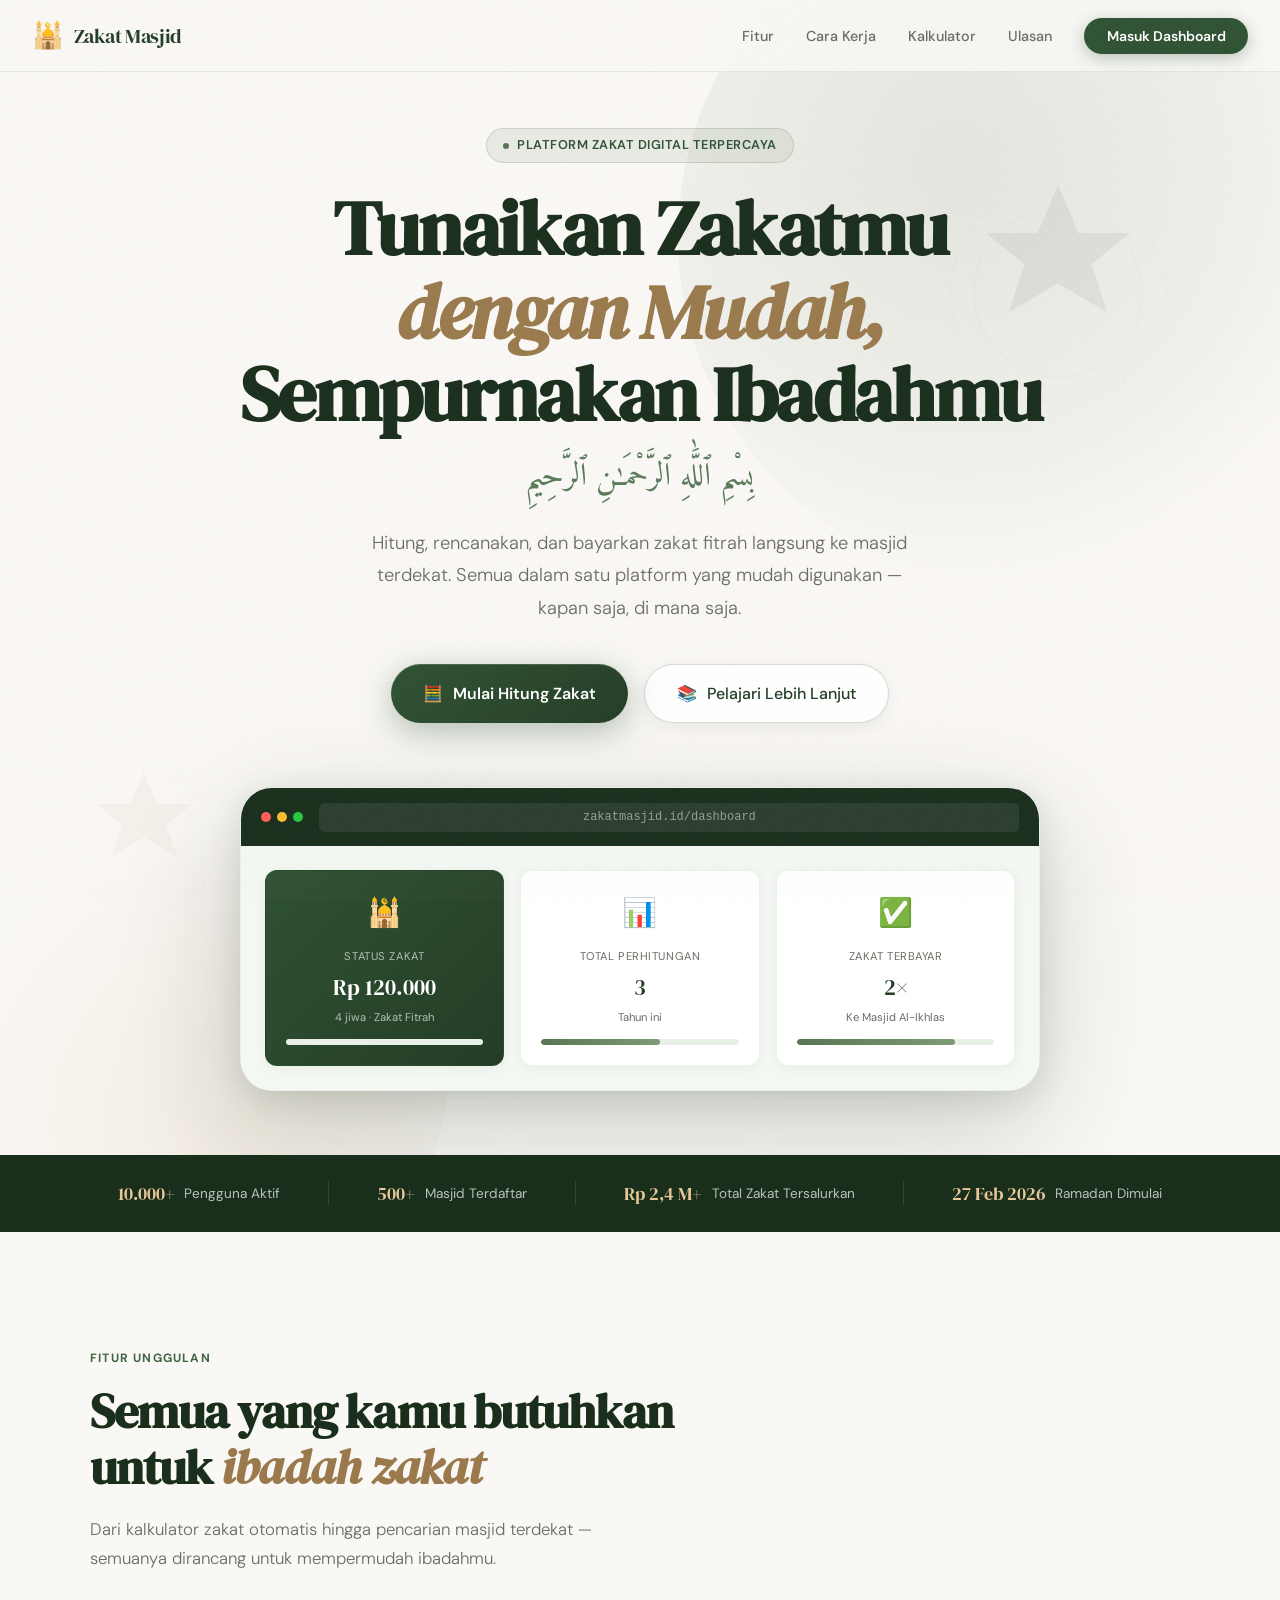
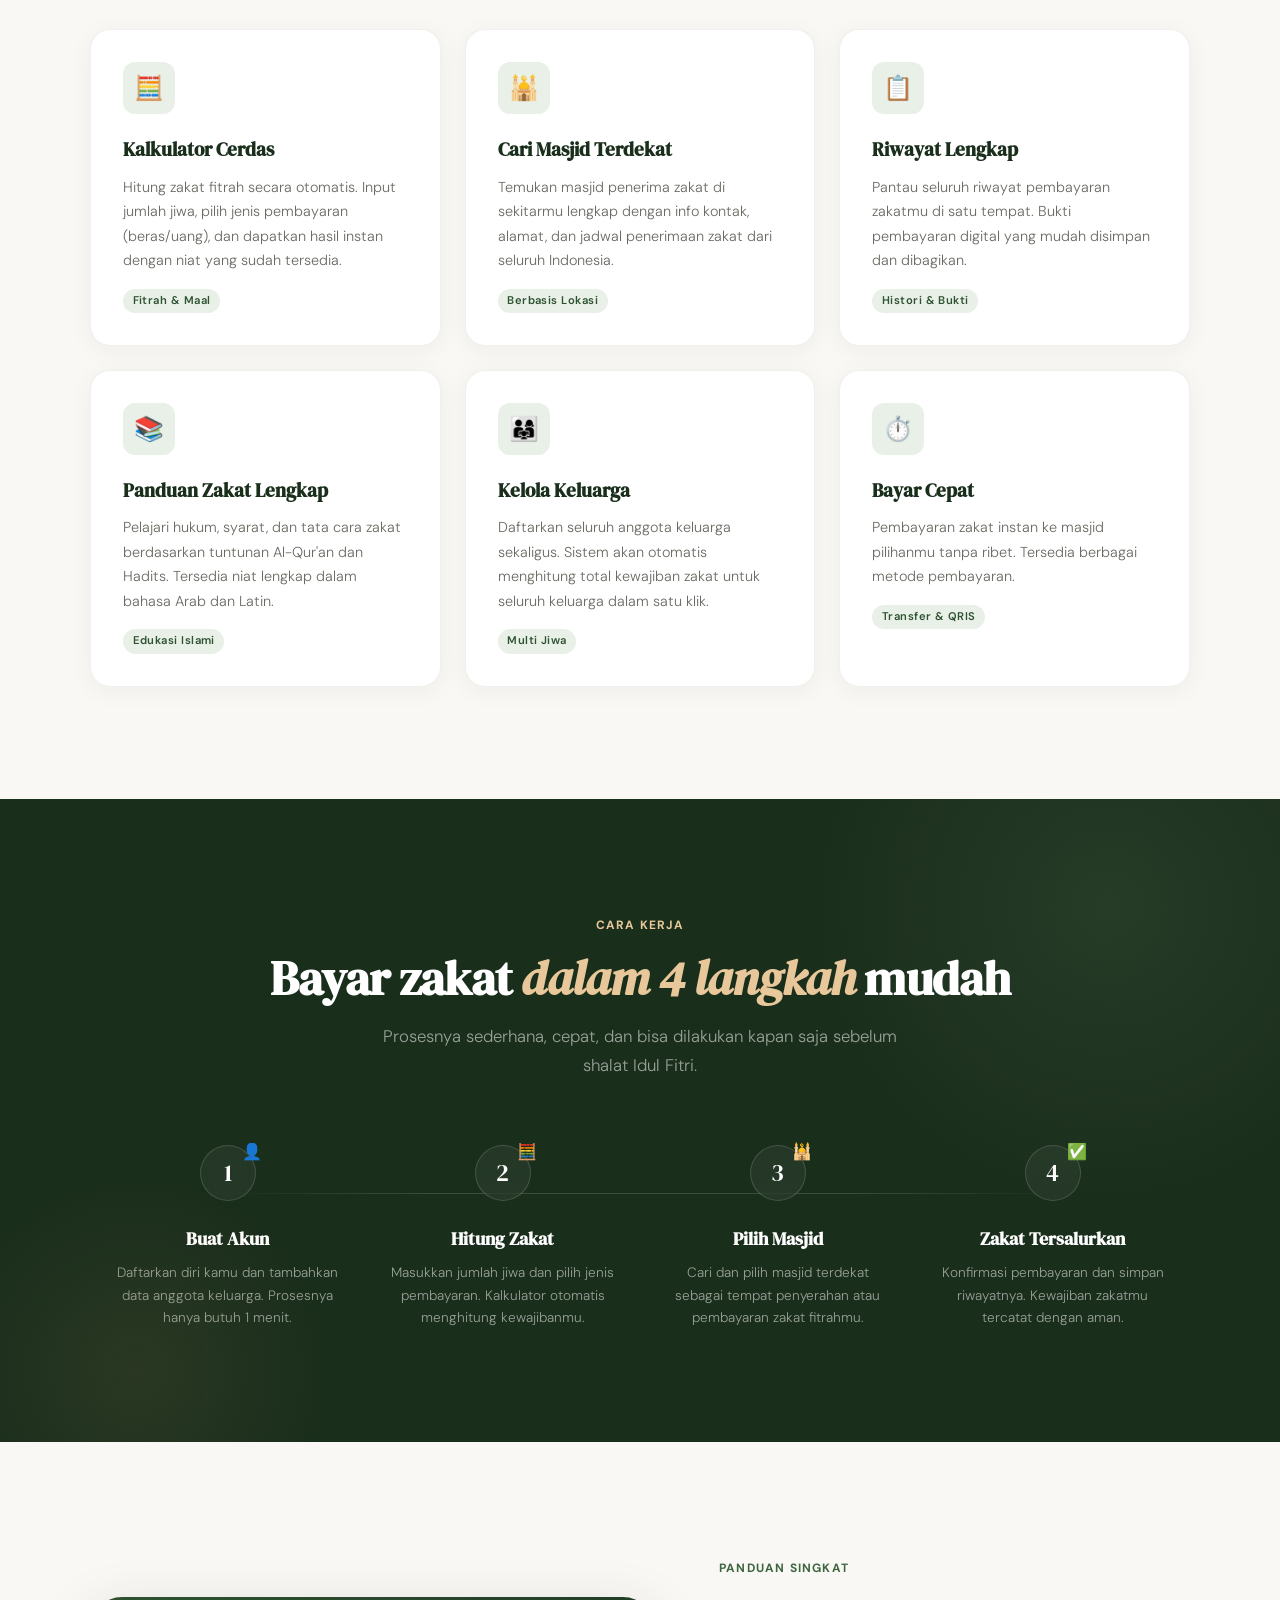
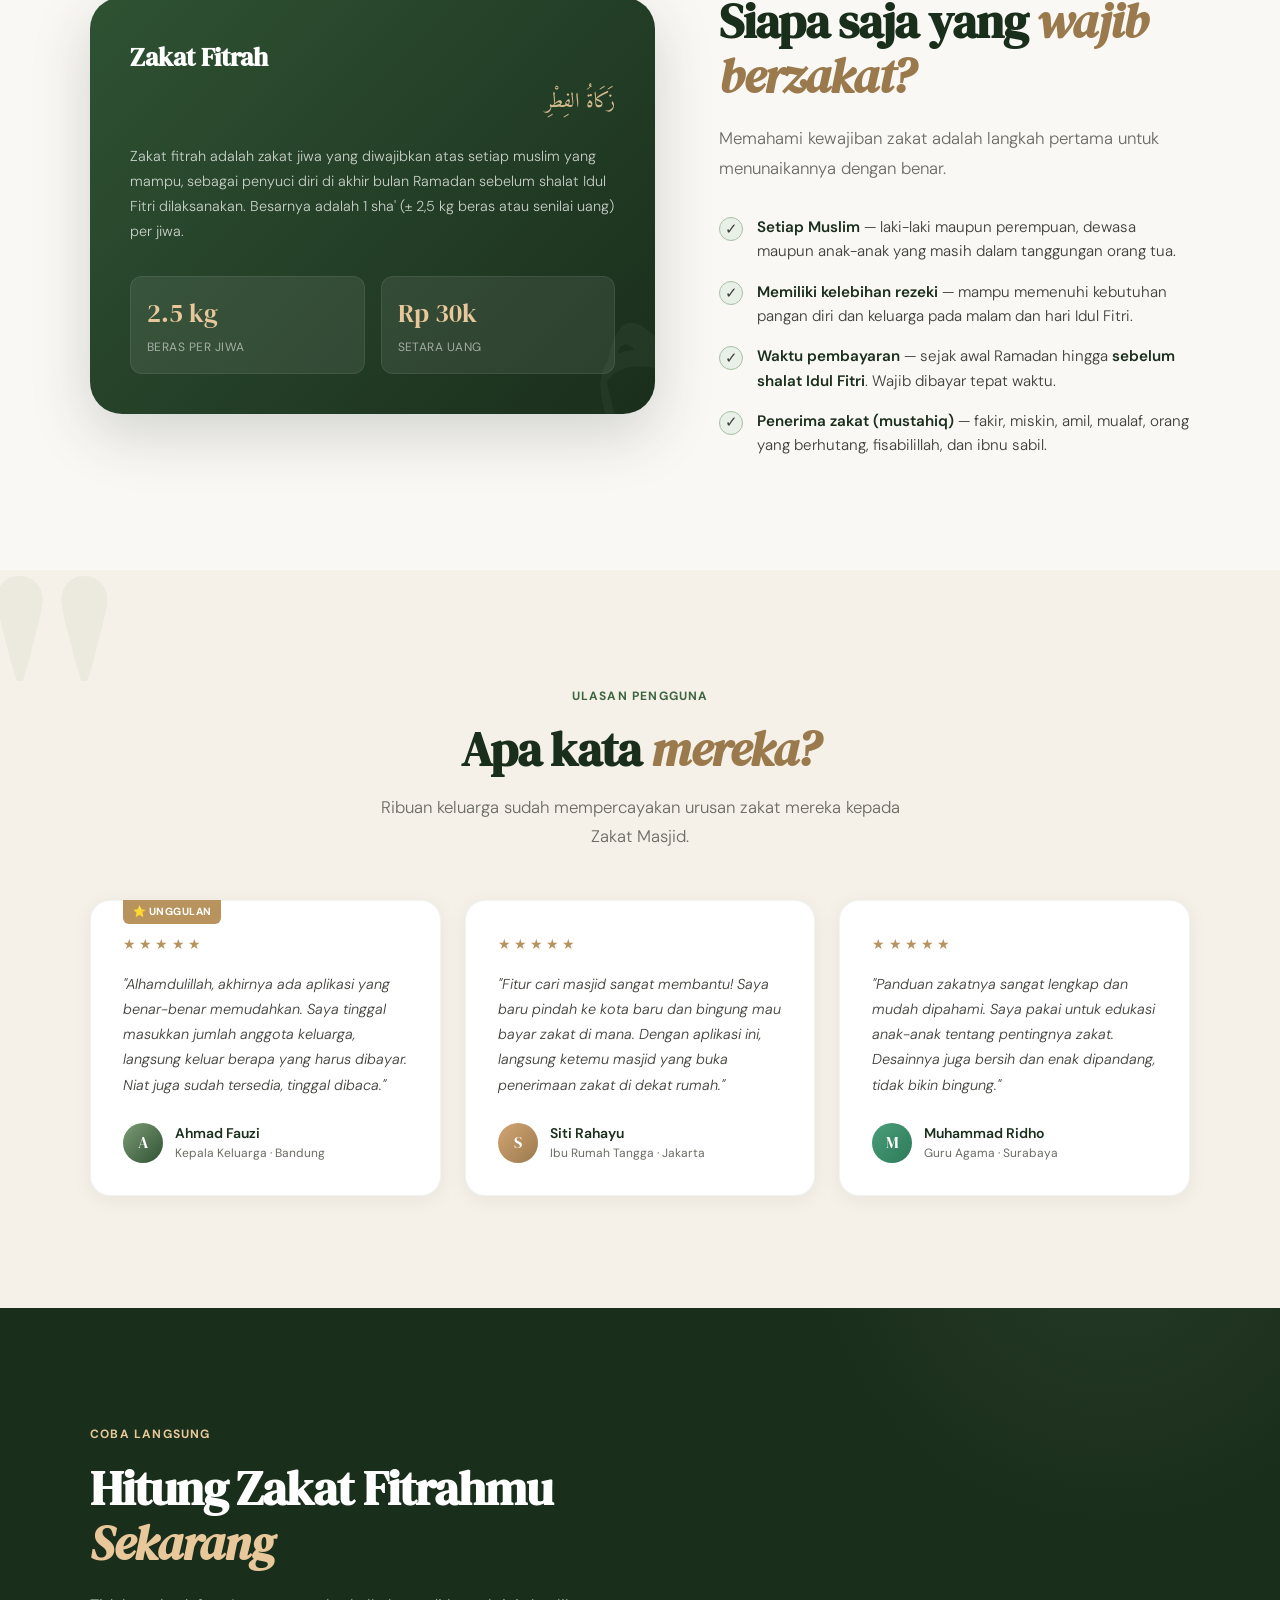
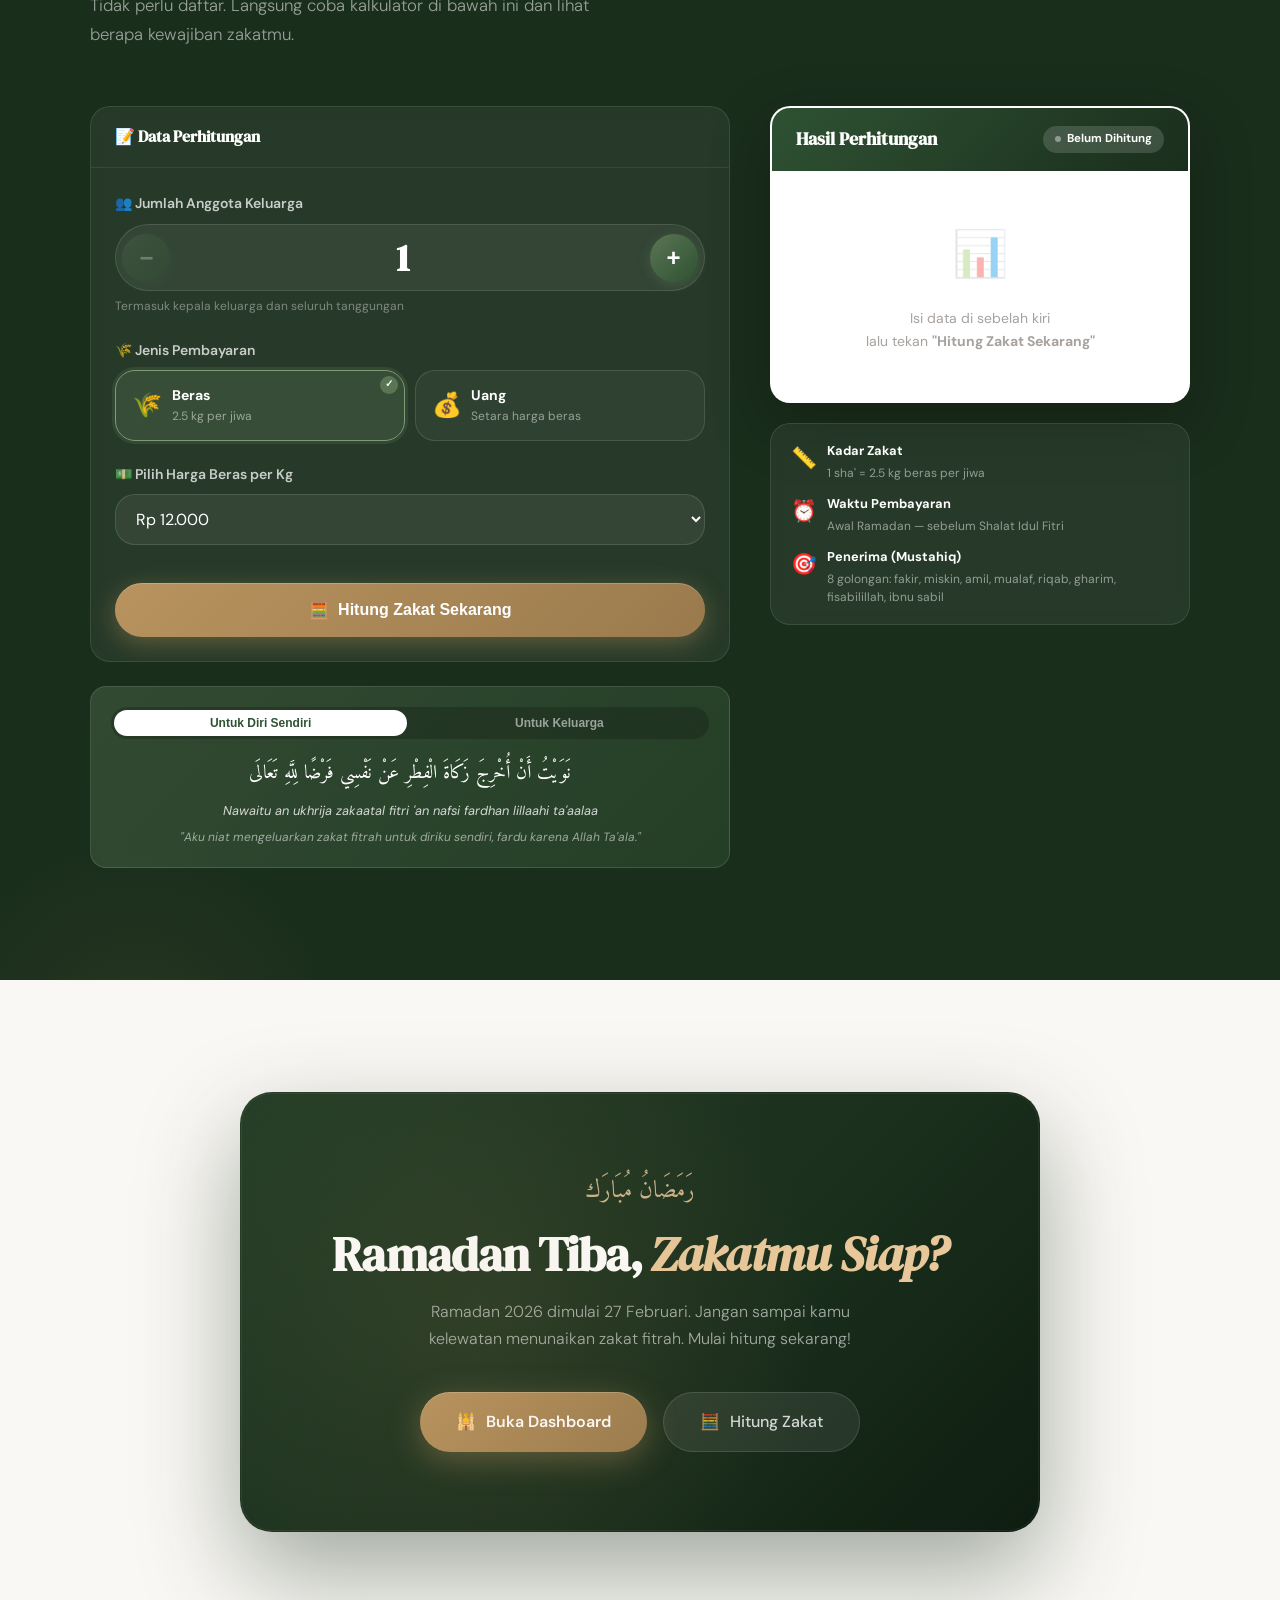
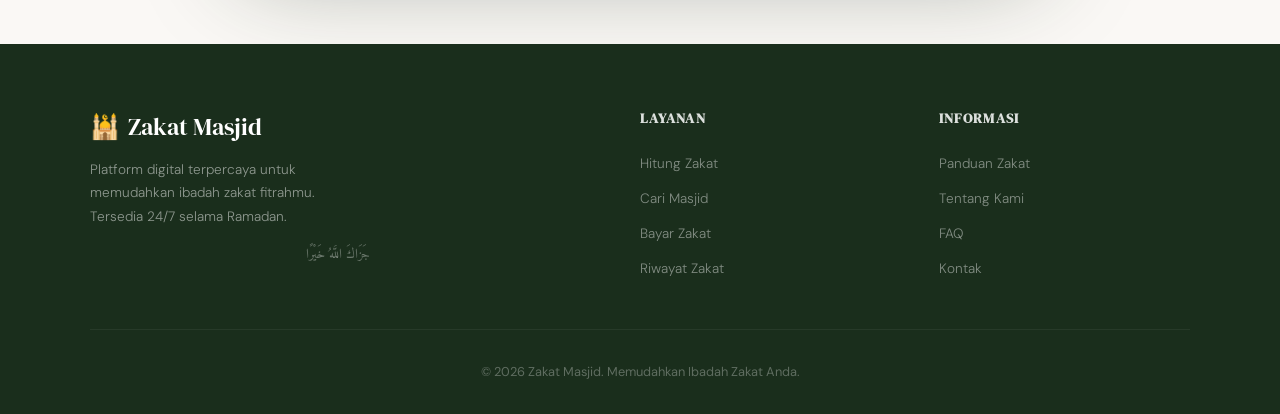
<file: index.html>
<!DOCTYPE html>
<html lang="id">
<head>
  <meta charset="UTF-8" />
  <meta name="viewport" content="width=device-width, initial-scale=1.0" />
  <title>Zakat Masjid — Sempurnakan Ibadahmu</title>
  <link rel="preconnect" href="https://fonts.googleapis.com" />
  <link rel="preconnect" href="https://fonts.gstatic.com" crossorigin />
  <link href="https://fonts.googleapis.com/css2?family=Amiri:ital,wght@0,400;0,700;1,400&family=DM+Serif+Display:ital@0;1&family=DM+Sans:ital,wght@0,300;0,400;0,500;0,600;1,300&display=swap" rel="stylesheet" />
  <style>
    /* =====================
       DESIGN TOKENS
    ===================== */
    :root {
      --green-900: #1a2e1c;
      --green-800: #243d26;
      --green-700: #2f5233;
      --green-600: #3d6640;
      --green-500: #5a7553;
      --green-400: #7d9b76;
      --green-300: #a8bfa3;
      --green-100: #e8f0e7;
      --green-50:  #f4f8f3;

      --gold-700: #7a5c2a;
      --gold-600: #9a7a4d;
      --gold-500: #b8935e;
      --gold-400: #d4a574;
      --gold-300: #e8c89a;
      --gold-100: #fdf4e7;

      --sand-100: #faf8f5;
      --sand-200: #f5f0e8;
      --sand-300: #ede3d2;

      --ink: #1a1a18;
      --ink-soft: #3d3d38;
      --ink-muted: #6b6b64;

      --radius-sm: 6px;
      --radius-md: 12px;
      --radius-lg: 20px;
      --radius-xl: 32px;
      --radius-pill: 999px;

      --shadow-glow: 0 0 60px rgba(90,117,83,0.18);
      --shadow-card: 0 8px 40px rgba(26,46,28,0.10);
      --shadow-lift: 0 20px 60px rgba(26,46,28,0.18);
    }

    /* =====================
       RESET & BASE
    ===================== */
    *, *::before, *::after { margin:0; padding:0; box-sizing:border-box; }
    html { font-size:16px; scroll-behavior:smooth; }
    body {
      font-family: 'DM Sans', sans-serif;
      background: var(--sand-100);
      color: var(--ink);
      line-height: 1.6;
      overflow-x: hidden;
    }

    /* =====================
       NOISE TEXTURE OVERLAY
    ===================== */
    body::before {
      content: '';
      position: fixed;
      inset: 0;
      background-image: url("data:image/svg+xml,%3Csvg viewBox='0 0 256 256' xmlns='http://www.w3.org/2000/svg'%3E%3Cfilter id='noise'%3E%3CfeTurbulence type='fractalNoise' baseFrequency='0.9' numOctaves='4' stitchTiles='stitch'/%3E%3C/filter%3E%3Crect width='100%25' height='100%25' filter='url(%23noise)' opacity='0.03'/%3E%3C/svg%3E");
      pointer-events: none;
      z-index: 9999;
    }

    /* =====================
       ANIMATIONS
    ===================== */
    @keyframes fadeUp {
      from { opacity:0; transform:translateY(32px); }
      to   { opacity:1; transform:translateY(0); }
    }
    @keyframes fadeIn {
      from { opacity:0; } to { opacity:1; }
    }
    @keyframes float {
      0%,100% { transform:translateY(0) rotate(0deg); }
      33%      { transform:translateY(-12px) rotate(1.5deg); }
      66%      { transform:translateY(-6px) rotate(-1deg); }
    }
    @keyframes floatReverse {
      0%,100% { transform:translateY(0) rotate(0deg); }
      33%      { transform:translateY(-8px) rotate(-2deg); }
      66%      { transform:translateY(-14px) rotate(1deg); }
    }
    @keyframes rotateSlow {
      from { transform:rotate(0deg); }
      to   { transform:rotate(360deg); }
    }
    @keyframes scaleIn {
      from { opacity:0; transform:scale(0.88); }
      to   { opacity:1; transform:scale(1); }
    }
    @keyframes pulseDot {
      0%,100% { transform:scale(1); opacity:1; }
      50%      { transform:scale(1.4); opacity:0.7; }
    }
    @keyframes checkPop {
      0%   { transform: scale(0) rotate(-180deg); }
      100% { transform: scale(1) rotate(0deg); }
    }
    @keyframes calcReveal {
      from { opacity: 0; transform: translateY(16px) scale(.97); }
      to   { opacity: 1; transform: translateY(0) scale(1); }
    }
    @keyframes countPop {
      0%   { opacity: 0; transform: translateY(6px) scale(.88); }
      60%  { transform: scale(1.06); }
      100% { opacity: 1; transform: translateY(0) scale(1); }
    }

    /* =====================
       NAV
    ===================== */
    nav {
      position: fixed;
      top: 0; left: 0; right: 0;
      z-index: 100;
      padding: 1.25rem 2rem;
      display: flex;
      align-items: center;
      justify-content: space-between;
      animation: fadeIn 0.6s ease;
      transition: padding 0.3s;
    }
    nav::before {
      content:'';
      position:absolute; inset:0;
      background: rgba(250,248,245,0.85);
      backdrop-filter: blur(16px);
      border-bottom: 1px solid rgba(90,117,83,0.12);
    }
    .nav-logo {
      position: relative;
      display: flex;
      align-items: center;
      gap: 0.6rem;
      text-decoration: none;
    }
    .nav-logo .mosque-icon {
      font-size: 1.6rem;
      line-height:1;
    }
    .nav-logo .brand-name {
      font-family: 'DM Serif Display', serif;
      font-size: 1.25rem;
      color: var(--green-800);
      letter-spacing: -0.02em;
    }
    .nav-links {
      position: relative;
      display: flex;
      align-items: center;
      gap: 2rem;
      list-style: none;
    }
    .nav-links a {
      text-decoration: none;
      font-size: 0.9rem;
      font-weight: 500;
      color: var(--ink-muted);
      transition: color 0.2s;
    }
    .nav-links a:hover { color: var(--green-600); }
    .nav-cta {
      position: relative;
      background: var(--green-700);
      color: white !important;
      padding: 0.55rem 1.4rem;
      border-radius: var(--radius-pill);
      font-weight: 600 !important;
      font-size: 0.875rem !important;
      transition: all 0.25s !important;
      box-shadow: 0 4px 16px rgba(47,82,51,0.3);
    }
    .nav-cta:hover {
      background: var(--green-800) !important;
      transform: translateY(-1px);
      box-shadow: 0 6px 24px rgba(47,82,51,0.4) !important;
    }

    /* =====================
       HERO
    ===================== */
    .hero {
      min-height: 100vh;
      display: flex;
      align-items: center;
      justify-content: center;
      position: relative;
      overflow: hidden;
      padding: 8rem 2rem 4rem;
    }
    .hero-bg {
      position: absolute;
      inset: 0;
      z-index: 0;
    }
    .hero-bg-circle-1 {
      position: absolute;
      top: -10%;
      right: -8%;
      width: 55vw;
      height: 55vw;
      border-radius: 50%;
      background: radial-gradient(circle at 40% 40%, 
        rgba(90,117,83,0.14) 0%, 
        rgba(90,117,83,0.06) 50%, 
        transparent 70%);
      animation: float 8s ease-in-out infinite;
    }
    .hero-bg-circle-2 {
      position: absolute;
      bottom: -15%;
      left: -5%;
      width: 40vw;
      height: 40vw;
      border-radius: 50%;
      background: radial-gradient(circle at 60% 60%, 
        rgba(184,147,94,0.12) 0%, 
        rgba(184,147,94,0.04) 50%, 
        transparent 70%);
      animation: floatReverse 10s ease-in-out infinite;
    }
    .hero-bg-ornament {
      position: absolute;
      top: 15%;
      right: 8%;
      width: 240px;
      height: 240px;
      opacity: 0.07;
      animation: rotateSlow 40s linear infinite;
    }
    .hero-bg-ornament-2 {
      position: absolute;
      bottom: 20%;
      left: 5%;
      width: 160px;
      height: 160px;
      opacity: 0.06;
      animation: rotateSlow 30s linear infinite reverse;
    }
    .star-pattern {
      fill: var(--green-700);
    }

    .hero-content {
      position: relative;
      z-index: 1;
      text-align: center;
      max-width: 820px;
      margin: 0 auto;
    }

    .hero-eyebrow {
      display: inline-flex;
      align-items: center;
      gap: 0.5rem;
      background: rgba(90,117,83,0.1);
      border: 1px solid rgba(90,117,83,0.2);
      border-radius: var(--radius-pill);
      padding: 0.4rem 1rem;
      font-size: 0.8rem;
      font-weight: 600;
      color: var(--green-700);
      letter-spacing: 0.04em;
      text-transform: uppercase;
      margin-bottom: 1.5rem;
      animation: fadeUp 0.6s ease 0.1s backwards;
    }
    .eyebrow-dot {
      width: 6px;
      height: 6px;
      border-radius: 50%;
      background: var(--green-500);
      animation: pulseDot 2s ease-in-out infinite;
    }

    .hero-title {
      font-family: 'DM Serif Display', serif;
      font-size: clamp(2.8rem, 6vw, 5.2rem);
      line-height: 1.08;
      letter-spacing: -0.03em;
      color: var(--green-900);
      margin-bottom: 1rem;
      animation: fadeUp 0.7s ease 0.2s backwards;
    }
    .hero-title .accent-gold {
      color: var(--gold-600);
      font-style: italic;
    }
    .hero-title .line-break { display: block; }

    .hero-arabic {
      font-family: 'Amiri', serif;
      font-size: clamp(1.4rem, 3vw, 2rem);
      color: var(--green-600);
      direction: rtl;
      margin-bottom: 1.5rem;
      opacity: 0.85;
      animation: fadeUp 0.7s ease 0.3s backwards;
    }

    .hero-desc {
      font-size: clamp(1rem, 1.8vw, 1.15rem);
      font-weight: 300;
      color: var(--ink-muted);
      line-height: 1.75;
      max-width: 560px;
      margin: 0 auto 2.5rem;
      animation: fadeUp 0.7s ease 0.4s backwards;
    }

    .hero-actions {
      display: flex;
      gap: 1rem;
      justify-content: center;
      flex-wrap: wrap;
      margin-bottom: 4rem;
      animation: fadeUp 0.7s ease 0.5s backwards;
    }

    .btn-hero-primary {
      display: inline-flex;
      align-items: center;
      gap: 0.6rem;
      background: linear-gradient(135deg, var(--green-700), var(--green-800));
      color: white;
      text-decoration: none;
      padding: 1rem 2rem;
      border-radius: var(--radius-pill);
      font-weight: 600;
      font-size: 1rem;
      box-shadow: 0 8px 32px rgba(47,82,51,0.35), inset 0 1px 0 rgba(255,255,255,0.15);
      transition: all 0.3s;
      position: relative;
      overflow: hidden;
    }
    .btn-hero-primary::before {
      content: '';
      position: absolute;
      inset: 0;
      background: linear-gradient(135deg, rgba(255,255,255,0.12), transparent);
      opacity: 0;
      transition: opacity 0.3s;
    }
    .btn-hero-primary:hover {
      transform: translateY(-3px);
      box-shadow: 0 16px 48px rgba(47,82,51,0.4), inset 0 1px 0 rgba(255,255,255,0.15);
    }
    .btn-hero-primary:hover::before { opacity: 1; }

    .btn-hero-secondary {
      display: inline-flex;
      align-items: center;
      gap: 0.6rem;
      background: white;
      color: var(--green-800);
      text-decoration: none;
      padding: 1rem 2rem;
      border-radius: var(--radius-pill);
      font-weight: 500;
      font-size: 1rem;
      border: 1.5px solid rgba(90,117,83,0.25);
      box-shadow: 0 4px 16px rgba(0,0,0,0.06);
      transition: all 0.3s;
    }
    .btn-hero-secondary:hover {
      border-color: var(--green-500);
      background: var(--green-50);
      transform: translateY(-2px);
      box-shadow: 0 8px 24px rgba(90,117,83,0.15);
    }

    /* Hero browser mockup */
    .hero-mockup-wrap {
      animation: scaleIn 0.9s ease 0.6s backwards;
      max-width: 900px;
      margin: 0 auto;
    }
    .hero-mockup {
      background: white;
      border-radius: var(--radius-xl);
      box-shadow: 0 40px 120px rgba(26,46,28,0.2), 0 8px 32px rgba(26,46,28,0.12);
      overflow: hidden;
      border: 1px solid rgba(90,117,83,0.12);
    }
    .mockup-bar {
      background: var(--green-900);
      padding: 0.9rem 1.25rem;
      display: flex;
      align-items: center;
      gap: 1rem;
    }
    .mockup-dots {
      display: flex;
      gap: 0.4rem;
    }
    .mockup-dots span {
      width: 10px;
      height: 10px;
      border-radius: 50%;
    }
    .dot-red   { background: #ff5f57; }
    .dot-yellow{ background: #febc2e; }
    .dot-green { background: #28c840; }
    .mockup-url {
      flex:1;
      background: rgba(255,255,255,0.08);
      border-radius: 6px;
      padding: 0.3rem 0.8rem;
      font-size: 0.75rem;
      color: rgba(255,255,255,0.5);
      font-family: monospace;
    }
    .mockup-body {
      background: var(--green-50);
      padding: 1.5rem;
      display: grid;
      grid-template-columns: 1fr 1fr 1fr;
      gap: 1rem;
      min-height: 220px;
    }
    .mock-card {
      background: white;
      border-radius: var(--radius-md);
      padding: 1.25rem;
      border: 1px solid rgba(90,117,83,0.1);
      box-shadow: 0 2px 12px rgba(0,0,0,0.05);
      transition: transform 0.3s;
    }
    .mock-card:hover { transform: translateY(-3px); }
    .mock-card-icon {
      font-size: 1.75rem;
      margin-bottom: 0.75rem;
    }
    .mock-card-label {
      font-size: 0.7rem;
      color: var(--ink-muted);
      text-transform: uppercase;
      letter-spacing: 0.05em;
      margin-bottom: 0.25rem;
    }
    .mock-card-value {
      font-family: 'DM Serif Display', serif;
      font-size: 1.4rem;
      color: var(--green-800);
    }
    .mock-card-sub {
      font-size: 0.7rem;
      color: var(--ink-muted);
      margin-top: 0.2rem;
    }
    .mock-progress {
      height: 6px;
      background: var(--green-100);
      border-radius: 99px;
      margin-top: 0.75rem;
      overflow: hidden;
    }
    .mock-progress-bar {
      height: 100%;
      background: linear-gradient(90deg, var(--green-500), var(--green-400));
      border-radius: 99px;
    }
    .mock-card-highlight {
      background: linear-gradient(135deg, var(--green-700), var(--green-800));
      color: white;
      border-color: transparent;
    }
    .mock-card-highlight .mock-card-label { color: rgba(255,255,255,0.65); }
    .mock-card-highlight .mock-card-value { color: white; }
    .mock-card-highlight .mock-card-sub   { color: rgba(255,255,255,0.65); }

    /* =====================
       TRUST BAR
    ===================== */
    .trust-bar {
      background: var(--green-900);
      padding: 1.5rem 2rem;
      overflow: hidden;
      position: relative;
    }
    .trust-bar-inner {
      display: flex;
      align-items: center;
      justify-content: center;
      gap: 3rem;
      flex-wrap: wrap;
    }
    .trust-item {
      display: flex;
      align-items: center;
      gap: 0.6rem;
      color: rgba(255,255,255,0.7);
      font-size: 0.85rem;
      font-weight: 400;
    }
    .trust-item .trust-num {
      font-family: 'DM Serif Display', serif;
      font-size: 1.15rem;
      color: var(--gold-300);
    }
    .trust-sep {
      width: 1px;
      height: 24px;
      background: rgba(255,255,255,0.12);
    }

    /* =====================
       FEATURES
    ===================== */
    .section {
      padding: 7rem 2rem;
    }
    .section-inner {
      max-width: 1100px;
      margin: 0 auto;
    }
    .section-eyebrow {
      display: inline-block;
      font-size: 0.75rem;
      font-weight: 700;
      letter-spacing: 0.1em;
      text-transform: uppercase;
      color: var(--green-600);
      margin-bottom: 1rem;
    }
    .section-title {
      font-family: 'DM Serif Display', serif;
      font-size: clamp(2rem, 4vw, 3rem);
      line-height: 1.15;
      letter-spacing: -0.02em;
      color: var(--green-900);
      margin-bottom: 1.25rem;
      max-width: 600px;
    }
    .section-title .italic { font-style: italic; color: var(--gold-600); }
    .section-desc {
      color: var(--ink-muted);
      font-size: 1.05rem;
      font-weight: 300;
      max-width: 520px;
      line-height: 1.75;
      margin-bottom: 3.5rem;
    }

    .features-grid {
      display: grid;
      grid-template-columns: repeat(3, 1fr);
      gap: 1.5rem;
    }
    .feature-card {
      background: white;
      border-radius: var(--radius-lg);
      padding: 2rem;
      border: 1px solid rgba(90,117,83,0.1);
      box-shadow: 0 4px 24px rgba(26,46,28,0.05);
      transition: all 0.35s;
      position: relative;
      overflow: hidden;
    }
    .feature-card::before {
      content: '';
      position: absolute;
      top: 0; left: 0; right: 0;
      height: 3px;
      background: linear-gradient(90deg, var(--green-400), var(--gold-400));
      transform: scaleX(0);
      transform-origin: left;
      transition: transform 0.4s ease;
    }
    .feature-card:hover::before { transform: scaleX(1); }
    .feature-card:hover {
      transform: translateY(-6px);
      box-shadow: 0 20px 60px rgba(26,46,28,0.12);
      border-color: rgba(90,117,83,0.2);
    }
    .feature-icon-wrap {
      width: 52px;
      height: 52px;
      border-radius: var(--radius-md);
      background: var(--green-100);
      display: flex;
      align-items: center;
      justify-content: center;
      font-size: 1.5rem;
      margin-bottom: 1.25rem;
      transition: all 0.3s;
    }
    .feature-card:hover .feature-icon-wrap {
      background: var(--green-700);
      transform: scale(1.1) rotate(-5deg);
    }
    .feature-title {
      font-family: 'DM Serif Display', serif;
      font-size: 1.2rem;
      color: var(--green-900);
      margin-bottom: 0.6rem;
    }
    .feature-desc {
      font-size: 0.9rem;
      color: var(--ink-muted);
      line-height: 1.7;
      font-weight: 300;
    }
    .feature-tag {
      display: inline-block;
      background: var(--green-100);
      color: var(--green-700);
      font-size: 0.7rem;
      font-weight: 600;
      padding: 0.2rem 0.6rem;
      border-radius: var(--radius-pill);
      margin-top: 1rem;
      letter-spacing: 0.04em;
    }

    /* =====================
       HOW IT WORKS
    ===================== */
    .how-section {
      background: var(--green-900);
      position: relative;
      overflow: hidden;
    }
    .how-section::before {
      content: '';
      position: absolute;
      top: -30%;
      right: -10%;
      width: 600px;
      height: 600px;
      border-radius: 50%;
      background: radial-gradient(circle, rgba(90,117,83,0.2) 0%, transparent 70%);
      pointer-events: none;
    }
    .how-section::after {
      content: '';
      position: absolute;
      bottom: -20%;
      left: -5%;
      width: 400px;
      height: 400px;
      border-radius: 50%;
      background: radial-gradient(circle, rgba(184,147,94,0.1) 0%, transparent 70%);
      pointer-events: none;
    }
    .how-section .section-title { color: white; }
    .how-section .section-eyebrow { color: var(--gold-300); }
    .how-section .section-desc { color: rgba(255,255,255,0.6); }

    .steps-grid {
      display: grid;
      grid-template-columns: repeat(4, 1fr);
      gap: 0;
      position: relative;
    }
    .steps-grid::before {
      content: '';
      position: absolute;
      top: 3rem;
      left: 12%;
      right: 12%;
      height: 1px;
      background: linear-gradient(90deg, transparent, rgba(255,255,255,0.15), rgba(255,255,255,0.15), rgba(255,255,255,0.15), transparent);
      pointer-events: none;
    }
    .step-item {
      padding: 0 1.5rem;
      text-align: center;
      position: relative;
    }
    .step-num-wrap {
      width: 56px;
      height: 56px;
      margin: 0 auto 1.5rem;
      position: relative;
    }
    .step-num-ring {
      width: 100%;
      height: 100%;
      border-radius: 50%;
      border: 1.5px solid rgba(255,255,255,0.15);
      display: flex;
      align-items: center;
      justify-content: center;
      background: rgba(255,255,255,0.05);
      backdrop-filter: blur(10px);
      position: relative;
      z-index: 1;
      transition: all 0.3s;
    }
    .step-item:hover .step-num-ring {
      background: var(--gold-600);
      border-color: var(--gold-500);
      box-shadow: 0 0 24px rgba(184,147,94,0.4);
    }
    .step-num {
      font-family: 'DM Serif Display', serif;
      font-size: 1.5rem;
      color: white;
    }
    .step-icon {
      position: absolute;
      top: -6px;
      right: -6px;
      font-size: 1rem;
      z-index: 2;
    }
    .step-title {
      font-family: 'DM Serif Display', serif;
      font-size: 1.1rem;
      color: white;
      margin-bottom: 0.6rem;
    }
    .step-desc {
      font-size: 0.85rem;
      color: rgba(255,255,255,0.55);
      line-height: 1.65;
      font-weight: 300;
    }

    /* =====================
       ZAKAT INFO CARDS (Baca Panduan Lengkap dihapus)
    ===================== */
    .info-section {
      background: var(--sand-100);
    }
    .info-grid {
      display: grid;
      grid-template-columns: 1.2fr 1fr;
      gap: 4rem;
      align-items: center;
    }
    .info-visual {
      position: relative;
    }
    .info-big-card {
      background: linear-gradient(135deg, var(--green-700) 0%, var(--green-900) 100%);
      border-radius: var(--radius-xl);
      padding: 2.5rem;
      color: white;
      box-shadow: var(--shadow-lift);
      position: relative;
      overflow: hidden;
    }
    .info-big-card::before {
      content: 'ﻡ';
      position: absolute;
      bottom: -20px;
      right: -20px;
      font-family: 'Amiri', serif;
      font-size: 12rem;
      color: rgba(255,255,255,0.04);
      line-height: 1;
      pointer-events: none;
    }
    .info-card-inner-title {
      font-family: 'DM Serif Display', serif;
      font-size: 1.6rem;
      margin-bottom: 0.5rem;
    }
    .info-card-arabic {
      font-family: 'Amiri', serif;
      font-size: 1.3rem;
      direction: rtl;
      color: var(--gold-300);
      margin-bottom: 1.5rem;
      opacity: 0.9;
    }
    .info-card-body {
      font-size: 0.9rem;
      color: rgba(255,255,255,0.75);
      line-height: 1.75;
      font-weight: 300;
      margin-bottom: 2rem;
    }
    .info-stats-row {
      display: grid;
      grid-template-columns: 1fr 1fr;
      gap: 1rem;
    }
    .info-stat {
      background: rgba(255,255,255,0.08);
      border-radius: var(--radius-md);
      padding: 1rem;
      border: 1px solid rgba(255,255,255,0.08);
    }
    .info-stat-val {
      font-family: 'DM Serif Display', serif;
      font-size: 1.6rem;
      color: var(--gold-300);
      margin-bottom: 0.2rem;
    }
    .info-stat-label {
      font-size: 0.75rem;
      color: rgba(255,255,255,0.55);
      text-transform: uppercase;
      letter-spacing: 0.04em;
    }

    .info-text-side .section-title { max-width: none; }
    .info-list {
      list-style: none;
      display: flex;
      flex-direction: column;
      gap: 1rem;
    }
    .info-list-item {
      display: flex;
      align-items: flex-start;
      gap: 0.85rem;
    }
    .info-list-check {
      width: 24px;
      height: 24px;
      flex-shrink: 0;
      border-radius: 50%;
      background: var(--green-100);
      border: 1.5px solid var(--green-300);
      display: flex;
      align-items: center;
      justify-content: center;
      color: var(--green-700);
      font-size: 0.7rem;
      font-weight: 700;
      margin-top: 0.1rem;
    }
    .info-list-item span {
      font-size: 0.95rem;
      color: var(--ink-soft);
      line-height: 1.6;
      font-weight: 300;
    }
    .info-list-item strong {
      font-weight: 600;
      color: var(--green-900);
    }

    /* =====================
       TESTIMONIALS
    ===================== */
    .testimonials-section {
      background: var(--sand-200);
      position: relative;
      overflow: hidden;
    }
    .testimonials-section::before {
      content: '"';
      position: absolute;
      top: -2rem;
      left: -1rem;
      font-family: 'DM Serif Display', serif;
      font-size: 20rem;
      color: rgba(90,117,83,0.06);
      line-height: 1;
      pointer-events: none;
    }
    .testimonials-grid {
      display: grid;
      grid-template-columns: repeat(3, 1fr);
      gap: 1.5rem;
    }
    .testimonial-card {
      background: white;
      border-radius: var(--radius-lg);
      padding: 2rem;
      box-shadow: 0 4px 20px rgba(26,46,28,0.06);
      border: 1px solid rgba(90,117,83,0.08);
      transition: all 0.35s;
      position: relative;
    }
    .testimonial-card:hover {
      transform: translateY(-5px);
      box-shadow: 0 16px 48px rgba(26,46,28,0.1);
    }
    .testimonial-stars {
      display: flex;
      gap: 0.2rem;
      margin-bottom: 1rem;
    }
    .star { color: var(--gold-500); font-size: 0.9rem; }
    .testimonial-text {
      font-size: 0.9rem;
      color: var(--ink-soft);
      line-height: 1.75;
      font-weight: 300;
      margin-bottom: 1.5rem;
      font-style: italic;
    }
    .testimonial-author {
      display: flex;
      align-items: center;
      gap: 0.75rem;
    }
    .author-avatar {
      width: 40px;
      height: 40px;
      border-radius: 50%;
      background: linear-gradient(135deg, var(--green-400), var(--green-700));
      display: flex;
      align-items: center;
      justify-content: center;
      font-family: 'DM Serif Display', serif;
      font-size: 1rem;
      color: white;
      flex-shrink: 0;
    }
    .author-name {
      font-weight: 600;
      font-size: 0.875rem;
      color: var(--green-900);
    }
    .author-role {
      font-size: 0.75rem;
      color: var(--ink-muted);
    }
    .testimonial-badge {
      position: absolute;
      top: -1px;
      left: 2rem;
      background: var(--gold-500);
      color: white;
      font-size: 0.65rem;
      font-weight: 700;
      padding: 0.25rem 0.6rem;
      border-radius: 0 0 var(--radius-sm) var(--radius-sm);
      letter-spacing: 0.05em;
      text-transform: uppercase;
    }

    /* =====================
       RAMADAN CTA
    ===================== */
    .cta-section {
      padding: 7rem 2rem;
      position: relative;
      overflow: hidden;
    }
    .cta-inner {
      max-width: 800px;
      margin: 0 auto;
      text-align: center;
      position: relative;
      z-index: 1;
    }
    .cta-card {
      background: linear-gradient(135deg, var(--green-800) 0%, var(--green-900) 60%, #0e1d10 100%);
      border-radius: var(--radius-xl);
      padding: 5rem 3rem;
      position: relative;
      overflow: hidden;
      box-shadow: 0 40px 100px rgba(26,46,28,0.4);
    }
    .cta-card::before {
      content: '';
      position: absolute;
      top: -50%;
      left: -20%;
      width: 100%;
      height: 200%;
      background: radial-gradient(ellipse at center, rgba(184,147,94,0.12) 0%, transparent 60%);
      pointer-events: none;
    }
    .cta-card::after {
      content: '';
      position: absolute;
      inset: 1px;
      border-radius: calc(var(--radius-xl) - 1px);
      border: 1px solid rgba(255,255,255,0.06);
      pointer-events: none;
    }
    .cta-arabic {
      font-family: 'Amiri', serif;
      font-size: 1.5rem;
      color: var(--gold-300);
      direction: rtl;
      margin-bottom: 1rem;
      opacity: 0.85;
    }
    .cta-title {
      font-family: 'DM Serif Display', serif;
      font-size: clamp(2rem, 4vw, 3rem);
      color: white;
      line-height: 1.15;
      letter-spacing: -0.02em;
      margin-bottom: 1rem;
    }
    .cta-title .italic { font-style: italic; color: var(--gold-300); }
    .cta-desc {
      color: rgba(255,255,255,0.6);
      font-size: 1rem;
      font-weight: 300;
      line-height: 1.7;
      max-width: 480px;
      margin: 0 auto 2.5rem;
    }
    .cta-actions {
      display: flex;
      gap: 1rem;
      justify-content: center;
      flex-wrap: wrap;
    }
    .btn-cta-primary {
      display: inline-flex;
      align-items: center;
      gap: 0.6rem;
      background: linear-gradient(135deg, var(--gold-500), var(--gold-600));
      color: white;
      text-decoration: none;
      padding: 1rem 2.25rem;
      border-radius: var(--radius-pill);
      font-weight: 600;
      font-size: 1rem;
      box-shadow: 0 8px 32px rgba(184,147,94,0.4), inset 0 1px 0 rgba(255,255,255,0.2);
      transition: all 0.3s;
    }
    .btn-cta-primary:hover {
      transform: translateY(-3px);
      box-shadow: 0 16px 48px rgba(184,147,94,0.5);
    }
    .btn-cta-secondary {
      display: inline-flex;
      align-items: center;
      gap: 0.6rem;
      background: rgba(255,255,255,0.08);
      color: rgba(255,255,255,0.8);
      text-decoration: none;
      padding: 1rem 2.25rem;
      border-radius: var(--radius-pill);
      font-weight: 500;
      font-size: 1rem;
      border: 1px solid rgba(255,255,255,0.12);
      transition: all 0.3s;
    }
    .btn-cta-secondary:hover {
      background: rgba(255,255,255,0.14);
      border-color: rgba(255,255,255,0.25);
      transform: translateY(-2px);
    }

    /* =====================
       KALKULATOR SECTION (dengan select custom)
    ===================== */
    .calc-section {
      background: var(--green-900);
      position: relative;
      overflow: hidden;
      padding: 7rem 2rem;
    }
    .calc-section::before {
      content: '';
      position: absolute;
      top: -30%; right: -10%;
      width: 600px; height: 600px;
      border-radius: 50%;
      background: radial-gradient(circle, rgba(90,117,83,0.18) 0%, transparent 70%);
      pointer-events: none;
    }
    .calc-section::after {
      content: '';
      position: absolute;
      bottom: -20%; left: -5%;
      width: 400px; height: 400px;
      border-radius: 50%;
      background: radial-gradient(circle, rgba(184,147,94,0.08) 0%, transparent 70%);
      pointer-events: none;
    }
    .calc-section .section-eyebrow { color: var(--gold-300); }
    .calc-section .section-title   { color: white; }

    .calc-grid {
      display: grid;
      grid-template-columns: 1fr 420px;
      gap: 2.5rem;
      align-items: start;
      position: relative; z-index: 1;
    }
    .calc-left  { display: flex; flex-direction: column; gap: 1.5rem; }
    .calc-right { display: flex; flex-direction: column; gap: 1.25rem; }

    /* Glass card */
    .glass-card {
      background: rgba(255,255,255,0.06);
      backdrop-filter: blur(12px);
      border: 1px solid rgba(255,255,255,0.10);
      border-radius: 20px;
      overflow: hidden;
    }
    .glass-card-header {
      padding: 1.1rem 1.5rem;
      border-bottom: 1px solid rgba(255,255,255,0.08);
      display: flex; align-items: center;
      justify-content: space-between;
    }
    .glass-card-title {
      font-family: 'DM Serif Display', serif;
      font-size: 1rem; font-weight: 700;
      color: white;
    }
    .glass-card-body { padding: 1.5rem; }

    /* Form elements */
    .calc-form-group { margin-bottom: 1.4rem; }
    .calc-label {
      display: flex; align-items: center; gap: .5rem;
      font-size: .875rem; font-weight: 600;
      color: rgba(255,255,255,0.75);
      margin-bottom: .55rem;
    }
    .calc-helper {
      display: block; font-size: .75rem;
      color: rgba(255,255,255,0.4);
      margin-top: .35rem;
    }

    /* Stepper */
    .calc-stepper {
      display: flex; align-items: center; gap: .75rem;
      background: rgba(255,255,255,0.06);
      padding: .4rem; border-radius: var(--radius-pill);
      border: 1.5px solid rgba(255,255,255,0.12);
      transition: border-color .25s;
    }
    .calc-stepper:focus-within {
      border-color: rgba(168,191,163,0.6);
      background: rgba(255,255,255,0.09);
    }
    .calc-stepper-btn {
      width: 48px; height: 48px; flex-shrink: 0;
      border: none; border-radius: var(--radius-pill);
      background: linear-gradient(135deg, var(--green-500), var(--green-700));
      color: white; font-size: 1.5rem; font-weight: 800;
      cursor: pointer;
      transition: all .2s;
      box-shadow: 0 3px 12px rgba(90,117,83,0.4);
      user-select: none;
    }
    .calc-stepper-btn:hover  { transform: scale(1.1) rotate(-5deg); }
    .calc-stepper-btn:active { transform: scale(.94); }
    .calc-stepper-btn:disabled { opacity: .3; cursor: not-allowed; transform: none; }
    .calc-stepper-input {
      flex: 1; text-align: center;
      font-family: 'DM Serif Display', serif;
      font-size: 2.4rem; font-weight: 700;
      color: white; background: transparent;
      border: none; outline: none;
    }

    /* Radio pills */
    .calc-radio-group { display: flex; gap: .6rem; }
    .calc-radio-card  { flex: 1; cursor: pointer; }
    .calc-radio-card input { display: none; }
    .calc-radio-content {
      display: flex; align-items: center; gap: .6rem;
      padding: .85rem 1rem;
      border: 1.5px solid rgba(255,255,255,0.12);
      border-radius: var(--radius-lg);
      background: rgba(255,255,255,0.04);
      transition: all .25s;
      position: relative; overflow: hidden;
    }
    .calc-radio-card:hover .calc-radio-content {
      border-color: rgba(168,191,163,0.5);
      background: rgba(255,255,255,0.08);
    }
    .calc-radio-card input:checked + .calc-radio-content {
      border-color: var(--green-400);
      background: rgba(125,155,118,0.2);
      box-shadow: 0 0 0 3px rgba(125,155,118,0.15);
    }
    .calc-radio-card input:checked + .calc-radio-content::after {
      content: '✓';
      position: absolute; top: .3rem; right: .4rem;
      width: 18px; height: 18px;
      background: var(--green-500); color: white;
      border-radius: 50%; font-size: .65rem; font-weight: 800;
      display: flex; align-items: center; justify-content: center;
      animation: checkPop .3s cubic-bezier(.68,-.55,.265,1.55);
    }
    .calc-radio-icon  { font-size: 1.5rem; }
    .calc-radio-label { font-size: .875rem; font-weight: 700; color: white; }
    .calc-radio-sub   { font-size: .75rem; color: rgba(255,255,255,0.5); }

    /* Select dan custom input */
    .calc-select {
      width: 100%;
      padding: 0.8rem 1rem;
      background: rgba(255,255,255,0.06);
      border: 1.5px solid rgba(255,255,255,0.12);
      border-radius: var(--radius-lg);
      color: white;
      font-family: 'DM Sans', sans-serif;
      font-size: 1rem;
      cursor: pointer;
      margin-bottom: 1rem;
      transition: all 0.2s;
    }
    .calc-select option {
      background: var(--green-800);
      color: white;
    }
    .calc-select:focus {
      outline: none;
      border-color: var(--green-400);
    }
    .calc-custom-container {
      display: none;
      margin-bottom: 1rem;
    }
    .calc-custom-input {
      width: 100%;
      padding: 0.8rem 1rem;
      background: rgba(255,255,255,0.06);
      border: 1.5px solid rgba(255,255,255,0.12);
      border-radius: var(--radius-lg);
      color: white;
      font-family: 'DM Sans', sans-serif;
      font-size: 1rem;
    }
    .calc-custom-input:focus {
      outline: none;
      border-color: var(--green-400);
    }

    /* Hitung button */
    .btn-calc-hitung {
      display: flex; align-items: center; justify-content: center; gap: .6rem;
      width: 100%;
      background: linear-gradient(135deg, var(--gold-500), var(--gold-600));
      color: white; border: none;
      padding: 1rem 1.5rem; border-radius: var(--radius-pill);
      font-size: 1rem; font-weight: 700; cursor: pointer;
      box-shadow: 0 6px 24px rgba(184,147,94,0.4), inset 0 1px 0 rgba(255,255,255,0.2);
      transition: all .3s;
      min-height: 54px;
    }
    .btn-calc-hitung:hover {
      transform: translateY(-3px);
      box-shadow: 0 12px 36px rgba(184,147,94,0.5);
    }
    .btn-calc-hitung:active { transform: translateY(-1px); }
    .calc-reset-link {
      text-align: center; display: block; margin-top: .5rem;
      font-size: .78rem; color: rgba(255,255,255,0.35);
      cursor: pointer; transition: color .2s;
    }
    .calc-reset-link:hover { color: rgba(255,255,255,0.65); }

    /* Result card */
    .calc-result-card {
      background: white;
      border-radius: 20px;
      overflow: hidden;
      box-shadow: 0 20px 60px rgba(0,0,0,0.25);
      border: 2px solid rgba(255,255,255,0.1);
      transition: all .3s;
      position: sticky; top: calc(70px + 1rem);
    }
    .calc-result-card.has-result {
      border-color: var(--green-400);
      box-shadow: 0 0 0 3px rgba(125,155,118,0.2), 0 24px 60px rgba(0,0,0,0.3);
    }
    .calc-result-header {
      background: linear-gradient(135deg, var(--green-700), var(--green-900));
      padding: 1.1rem 1.5rem; color: white;
      display: flex; justify-content: space-between; align-items: center;
    }
    .calc-result-title {
      font-family: 'DM Serif Display', serif;
      font-size: 1.1rem; font-weight: 700;
    }
    .calc-result-status {
      display: inline-flex; align-items: center; gap: .35rem;
      padding: .28rem .75rem;
      background: rgba(255,255,255,0.15);
      border-radius: var(--radius-pill);
      font-size: .72rem; font-weight: 700;
    }
    .calc-status-dot {
      width: 6px; height: 6px; border-radius: 50%;
      background: rgba(255,255,255,0.4);
    }
    .calc-status-dot.lit {
      background: #4ade80;
      box-shadow: 0 0 6px #4ade80;
    }

    /* Empty */
    .calc-empty {
      padding: 3rem 1.5rem; text-align: center;
      color: #a8a29e;
    }
    .calc-empty-icon { font-size: 2.8rem; display: block; opacity: .4; margin-bottom: 1rem; }
    .calc-empty p { font-size: .875rem; line-height: 1.65; }

    /* Result content */
    .calc-result-body { display: none; padding: 1.5rem; }
    .calc-result-body.visible {
      display: block;
      animation: calcReveal .45s cubic-bezier(.22,1,.36,1);
    }
    .calc-summary-rows { display: flex; flex-direction: column; gap: .5rem; margin-bottom: 1.1rem; }
    .calc-summary-row {
      display: flex; justify-content: space-between; align-items: center;
      padding: .6rem .85rem;
      background: #fafaf9; border-radius: 10px;
      font-size: .85rem;
    }
    .calc-summary-label { color: #78716c; }
    .calc-summary-val   { font-weight: 700; color: #2f5233; }

    .calc-divider {
      height: 1.5px;
      background: linear-gradient(to right, transparent, #e7e5e4, transparent);
      margin: 1.1rem 0;
    }

    /* Per-jiwa row */
    .calc-per-jiwa {
      display: flex; justify-content: space-between;
      background: #f5f0e8; border: 1.5px dashed #d6cfc5;
      border-radius: 12px; padding: .85rem;
      margin-bottom: 1rem; font-size: .78rem; color: #6b6b64;
    }
    .calc-per-jiwa-item { text-align: center; }
    .calc-per-jiwa-val  { display: block; font-weight: 800; font-size: .95rem; color: #2f5233; margin-bottom: .1rem; }

    /* Total boxes */
    .calc-total-beras {
      display: flex; justify-content: space-between; align-items: center;
      padding: 1rem 1.1rem; border-radius: 12px; margin-bottom: .65rem;
      background: linear-gradient(135deg, #7d9b76, #5a7553);
      color: white;
    }
    .calc-total-uang {
      display: flex; justify-content: space-between; align-items: center;
      padding: 1rem 1.1rem; border-radius: 12px; margin-bottom: 1.1rem;
      background: linear-gradient(135deg, #d4a574, #b8935e);
      color: white;
    }
    .calc-total-label { font-size: .875rem; font-weight: 600; }
    .calc-total-val   {
      font-family: 'DM Serif Display', serif;
      font-size: 1.7rem; font-weight: 700;
      animation: countPop .4s ease-out;
    }
    .calc-action-link {
      display: flex; align-items: center; justify-content: center; gap: .5rem;
      width: 100%; padding: .875rem 1.25rem;
      background: linear-gradient(135deg, var(--green-700), var(--green-900));
      color: white; text-decoration: none;
      border-radius: var(--radius-pill);
      font-size: .875rem; font-weight: 700;
      box-shadow: 0 4px 16px rgba(47,82,51,0.35);
      transition: all .3s;
    }
    .calc-action-link:hover {
      transform: translateY(-2px);
      box-shadow: 0 8px 28px rgba(47,82,51,0.45);
    }

    /* Niat card */
    .calc-niat-card {
      background: linear-gradient(135deg, rgba(125,155,118,0.25), rgba(61,102,64,0.3));
      border: 1px solid rgba(255,255,255,0.12);
      border-radius: 16px; padding: 1.25rem;
    }
    .calc-niat-tabs {
      display: flex; gap: .35rem;
      background: rgba(0,0,0,0.2); border-radius: var(--radius-pill);
      padding: 3px; margin-bottom: 1rem;
    }
    .calc-niat-tab {
      flex: 1; padding: .38rem .6rem;
      border: none; border-radius: var(--radius-pill);
      background: transparent; color: rgba(255,255,255,0.55);
      font-size: .75rem; font-weight: 600; cursor: pointer;
      transition: all .2s;
    }
    .calc-niat-tab.active { background: white; color: var(--green-700); }
    .calc-niat-arabic {
      font-family: 'Amiri', serif;
      font-size: 1.2rem; line-height: 1.9; direction: rtl;
      color: white; text-align: center; margin-bottom: .6rem;
    }
    .calc-niat-latin  { font-size: .8rem; color: rgba(255,255,255,.8); line-height: 1.6; text-align: center; }
    .calc-niat-meaning{ font-size: .75rem; color: rgba(255,255,255,.55); font-style: italic; text-align: center; margin-top: .4rem; }

    /* Responsive */
    @media (max-width: 900px) {
      .calc-grid { grid-template-columns: 1fr; }
      .calc-result-card { position: static; }
      .features-grid { grid-template-columns: 1fr 1fr; }
      .steps-grid { grid-template-columns: 1fr 1fr; }
      .steps-grid::before { display: none; }
      .info-grid { grid-template-columns: 1fr; }
      .info-visual { order: -1; }
      .testimonials-grid { grid-template-columns: 1fr 1fr; }
    }
    @media (max-width: 600px) {
      .section { padding: 4rem 1.25rem; }
      .features-grid { grid-template-columns: 1fr; }
      .steps-grid { grid-template-columns: 1fr; }
      .testimonials-grid { grid-template-columns: 1fr; }
      .mockup-body { grid-template-columns: 1fr 1fr; }
      .mock-card:last-child { grid-column: span 2; }
      .trust-bar-inner { gap: 1.5rem; }
      .trust-sep { display: none; }
      .hero-actions { flex-direction: column; align-items: center; }
      .calc-radio-group { flex-direction: column; }
    }

    /* =====================
       FOOTER
    ===================== */
    footer {
      background: var(--green-900);
      padding: 4rem 2rem 2rem;
      color: rgba(255,255,255,0.7);
    }
    .footer-inner {
      max-width: 1100px;
      margin: 0 auto;
    }
    .footer-top {
      display: grid;
      grid-template-columns: 2fr 1fr 1fr;
      gap: 3rem;
      margin-bottom: 3rem;
    }
    .footer-brand .brand-name-ft {
      font-family: 'DM Serif Display', serif;
      font-size: 1.5rem;
      color: white;
      margin-bottom: 0.75rem;
      display: flex;
      align-items: center;
      gap: 0.5rem;
    }
    .footer-brand p {
      font-size: 0.85rem;
      line-height: 1.7;
      font-weight: 300;
      max-width: 280px;
      color: rgba(255,255,255,0.5);
    }
    .footer-arabic-footer {
      font-family: 'Amiri', serif;
      font-size: 1rem;
      color: var(--gold-300);
      direction: rtl;
      margin-top: 1rem;
      opacity: 0.7;
    }
    .footer-col h4 {
      font-family: 'DM Serif Display', serif;
      font-size: 0.85rem;
      color: rgba(255,255,255,0.85);
      letter-spacing: 0.08em;
      text-transform: uppercase;
      margin-bottom: 1.25rem;
    }
    .footer-col ul {
      list-style: none;
      display: flex;
      flex-direction: column;
      gap: 0.6rem;
    }
    .footer-col ul a {
      text-decoration: none;
      font-size: 0.85rem;
      color: rgba(255,255,255,0.45);
      transition: all 0.2s;
      font-weight: 300;
    }
    .footer-col ul a:hover {
      color: rgba(255,255,255,0.85);
      padding-left: 4px;
    }
    .footer-divider {
      height: 1px;
      background: rgba(255,255,255,0.06);
      margin-bottom: 2rem;
    }
    .footer-bottom {
      display: flex;
      justify-content: center;
      align-items: center;
      flex-wrap: wrap;
      gap: 1rem;
      text-align: center;
    }
    .footer-bottom p {
      font-size: 0.8rem;
      color: rgba(255,255,255,0.3);
    }

    /* =====================
       SCROLL REVEAL
    ===================== */
    .reveal {
      opacity: 0;
      transform: translateY(28px);
      transition: opacity 0.65s ease, transform 0.65s ease;
    }
    .reveal.visible {
      opacity: 1;
      transform: translateY(0);
    }
    .reveal-delay-1 { transition-delay: 0.1s; }
    .reveal-delay-2 { transition-delay: 0.2s; }
    .reveal-delay-3 { transition-delay: 0.3s; }
    .reveal-delay-4 { transition-delay: 0.4s; }

  </style>
</head>
<body>

  <!-- NAV -->
  <nav>
    <a href="#" class="nav-logo">
      <span class="mosque-icon">🕌</span>
      <span class="brand-name">Zakat Masjid</span>
    </a>
    <ul class="nav-links">
      <li><a href="#fitur">Fitur</a></li>
      <li><a href="#cara">Cara Kerja</a></li>
      <li><a href="#kalkulator">Kalkulator</a></li>
      <li><a href="#ulasan">Ulasan</a></li>
      <li><a href="login.html" class="nav-cta">Masuk Dashboard</a></li>
    </ul>
  </nav>

  <!-- HERO -->
  <section class="hero">
    <div class="hero-bg">
      <div class="hero-bg-circle-1"></div>
      <div class="hero-bg-circle-2"></div>
      <svg class="hero-bg-ornament" viewBox="0 0 200 200" fill="none" xmlns="http://www.w3.org/2000/svg">
        <g class="star-pattern">
          <polygon points="100,10 117,50 160,50 128,76 141,116 100,92 59,116 72,76 40,50 83,50" fill="currentColor" opacity="0.8"/>
          <polygon points="100,30 112,60 145,60 119,78 130,108 100,88 70,108 81,78 55,60 88,60" fill="none" stroke="currentColor" stroke-width="1.5" opacity="0.6"/>
          <circle cx="100" cy="100" r="90" fill="none" stroke="currentColor" stroke-width="1" stroke-dasharray="4 6" opacity="0.4"/>
          <circle cx="100" cy="100" r="70" fill="none" stroke="currentColor" stroke-width="1" opacity="0.3"/>
        </g>
      </svg>
      <svg class="hero-bg-ornament-2" viewBox="0 0 200 200" fill="none" xmlns="http://www.w3.org/2000/svg">
        <g fill="var(--gold-600)">
          <polygon points="100,10 117,50 160,50 128,76 141,116 100,92 59,116 72,76 40,50 83,50" opacity="0.9"/>
          <circle cx="100" cy="100" r="90" fill="none" stroke="currentColor" stroke-width="1.5" stroke-dasharray="3 7" opacity="0.5"/>
        </g>
      </svg>
    </div>

    <div class="hero-content">
      <div class="hero-eyebrow">
        <span class="eyebrow-dot"></span>
        Platform Zakat Digital Terpercaya
      </div>

      <h1 class="hero-title">
        <span class="line-break">Tunaikan Zakatmu</span>
        <span class="accent-gold">dengan Mudah,</span>
        <span class="line-break">Sempurnakan Ibadahmu</span>
      </h1>

      <p class="hero-arabic">بِسْمِ ٱللَّٰهِ ٱلرَّحْمَـٰنِ ٱلرَّحِيمِ</p>

      <p class="hero-desc">
        Hitung, rencanakan, dan bayarkan zakat fitrah langsung ke masjid terdekat. 
        Semua dalam satu platform yang mudah digunakan — kapan saja, di mana saja.
      </p>

      <div class="hero-actions">
        <a href="#kalkulator" class="btn-hero-primary">
          <span>🧮</span> Mulai Hitung Zakat
        </a>
        <a href="login.html" class="btn-hero-secondary">
          <span>📚</span> Pelajari Lebih Lanjut
        </a>
      </div>

      <!-- App Mockup -->
      <div class="hero-mockup-wrap">
        <div class="hero-mockup">
          <div class="mockup-bar">
            <div class="mockup-dots">
              <span class="dot-red"></span>
              <span class="dot-yellow"></span>
              <span class="dot-green"></span>
            </div>
            <div class="mockup-url">zakatmasjid.id/dashboard</div>
          </div>
          <div class="mockup-body">
            <div class="mock-card mock-card-highlight">
              <div class="mock-card-icon">🕌</div>
              <div class="mock-card-label">Status Zakat</div>
              <div class="mock-card-value">Rp 120.000</div>
              <div class="mock-card-sub">4 jiwa · Zakat Fitrah</div>
              <div class="mock-progress"><div class="mock-progress-bar" style="width:0%; background:rgba(255,255,255,0.4)"></div></div>
            </div>
            <div class="mock-card">
              <div class="mock-card-icon">📊</div>
              <div class="mock-card-label">Total Perhitungan</div>
              <div class="mock-card-value" style="color:var(--green-800)">3</div>
              <div class="mock-card-sub" style="color:var(--ink-muted)">Tahun ini</div>
              <div class="mock-progress"><div class="mock-progress-bar" style="width:60%"></div></div>
            </div>
            <div class="mock-card">
              <div class="mock-card-icon">✅</div>
              <div class="mock-card-label">Zakat Terbayar</div>
              <div class="mock-card-value" style="color:var(--green-800)">2×</div>
              <div class="mock-card-sub" style="color:var(--ink-muted)">Ke Masjid Al-Ikhlas</div>
              <div class="mock-progress"><div class="mock-progress-bar" style="width:80%"></div></div>
            </div>
          </div>
        </div>
      </div>
    </div>
  </section>

  <!-- TRUST BAR -->
  <div class="trust-bar">
    <div class="trust-bar-inner">
      <div class="trust-item">
        <span class="trust-num">10.000+</span>
        Pengguna Aktif
      </div>
      <div class="trust-sep"></div>
      <div class="trust-item">
        <span class="trust-num">500+</span>
        Masjid Terdaftar
      </div>
      <div class="trust-sep"></div>
      <div class="trust-item">
        <span class="trust-num">Rp 2,4 M+</span>
        Total Zakat Tersalurkan
      </div>
      <div class="trust-sep"></div>
      <div class="trust-item">
        <span class="trust-num">27 Feb 2026</span>
        Ramadan Dimulai
      </div>
    </div>
  </div>

  <!-- FEATURES -->
  <section class="section" id="fitur">
    <div class="section-inner">
      <div class="reveal">
        <span class="section-eyebrow">Fitur Unggulan</span>
        <h2 class="section-title">Semua yang kamu butuhkan untuk <span class="italic">ibadah zakat</span></h2>
        <p class="section-desc">Dari kalkulator zakat otomatis hingga pencarian masjid terdekat — semuanya dirancang untuk mempermudah ibadahmu.</p>
      </div>

      <div class="features-grid">
        <div class="feature-card reveal reveal-delay-1">
          <div class="feature-icon-wrap">🧮</div>
          <h3 class="feature-title">Kalkulator Cerdas</h3>
          <p class="feature-desc">Hitung zakat fitrah secara otomatis. Input jumlah jiwa, pilih jenis pembayaran (beras/uang), dan dapatkan hasil instan dengan niat yang sudah tersedia.</p>
          <span class="feature-tag">Fitrah & Maal</span>
        </div>
        <div class="feature-card reveal reveal-delay-2">
          <div class="feature-icon-wrap">🕌</div>
          <h3 class="feature-title">Cari Masjid Terdekat</h3>
          <p class="feature-desc">Temukan masjid penerima zakat di sekitarmu lengkap dengan info kontak, alamat, dan jadwal penerimaan zakat dari seluruh Indonesia.</p>
          <span class="feature-tag">Berbasis Lokasi</span>
        </div>
        <div class="feature-card reveal reveal-delay-3">
          <div class="feature-icon-wrap">📋</div>
          <h3 class="feature-title">Riwayat Lengkap</h3>
          <p class="feature-desc">Pantau seluruh riwayat pembayaran zakatmu di satu tempat. Bukti pembayaran digital yang mudah disimpan dan dibagikan.</p>
          <span class="feature-tag">Histori & Bukti</span>
        </div>
        <div class="feature-card reveal reveal-delay-1">
          <div class="feature-icon-wrap">📚</div>
          <h3 class="feature-title">Panduan Zakat Lengkap</h3>
          <p class="feature-desc">Pelajari hukum, syarat, dan tata cara zakat berdasarkan tuntunan Al-Qur'an dan Hadits. Tersedia niat lengkap dalam bahasa Arab dan Latin.</p>
          <span class="feature-tag">Edukasi Islami</span>
        </div>
        <div class="feature-card reveal reveal-delay-2">
          <div class="feature-icon-wrap">👨‍👩‍👧</div>
          <h3 class="feature-title">Kelola Keluarga</h3>
          <p class="feature-desc">Daftarkan seluruh anggota keluarga sekaligus. Sistem akan otomatis menghitung total kewajiban zakat untuk seluruh keluarga dalam satu klik.</p>
          <span class="feature-tag">Multi Jiwa</span>
        </div>
        <div class="feature-card reveal reveal-delay-3">
          <div class="feature-icon-wrap">⏱️</div>
          <h3 class="feature-title">Bayar Cepat</h3>
          <p class="feature-desc">Pembayaran zakat instan ke masjid pilihanmu tanpa ribet. Tersedia berbagai metode pembayaran.</p>
          <span class="feature-tag">Transfer & QRIS</span>
        </div>
      </div>
    </div>
  </section>

  <!-- HOW IT WORKS -->
  <section class="section how-section" id="cara">
    <div class="section-inner">
      <div class="reveal" style="text-align:center; margin-bottom:4rem;">
        <span class="section-eyebrow">Cara Kerja</span>
        <h2 class="section-title" style="max-width:none; margin-bottom:1rem;">Bayar zakat <span class="italic" style="color:var(--gold-300)">dalam 4 langkah</span> mudah</h2>
        <p class="section-desc" style="margin:0 auto; text-align:center; color:rgba(255,255,255,0.55);">Prosesnya sederhana, cepat, dan bisa dilakukan kapan saja sebelum shalat Idul Fitri.</p>
      </div>

      <div class="steps-grid">
        <div class="step-item reveal reveal-delay-1">
          <div class="step-num-wrap">
            <div class="step-num-ring">
              <span class="step-num">1</span>
            </div>
            <span class="step-icon">👤</span>
          </div>
          <h3 class="step-title">Buat Akun</h3>
          <p class="step-desc">Daftarkan diri kamu dan tambahkan data anggota keluarga. Prosesnya hanya butuh 1 menit.</p>
        </div>
        <div class="step-item reveal reveal-delay-2">
          <div class="step-num-wrap">
            <div class="step-num-ring">
              <span class="step-num">2</span>
            </div>
            <span class="step-icon">🧮</span>
          </div>
          <h3 class="step-title">Hitung Zakat</h3>
          <p class="step-desc">Masukkan jumlah jiwa dan pilih jenis pembayaran. Kalkulator otomatis menghitung kewajibanmu.</p>
        </div>
        <div class="step-item reveal reveal-delay-3">
          <div class="step-num-wrap">
            <div class="step-num-ring">
              <span class="step-num">3</span>
            </div>
            <span class="step-icon">🕌</span>
          </div>
          <h3 class="step-title">Pilih Masjid</h3>
          <p class="step-desc">Cari dan pilih masjid terdekat sebagai tempat penyerahan atau pembayaran zakat fitrahmu.</p>
        </div>
        <div class="step-item reveal reveal-delay-4">
          <div class="step-num-wrap">
            <div class="step-num-ring">
              <span class="step-num">4</span>
            </div>
            <span class="step-icon">✅</span>
          </div>
          <h3 class="step-title">Zakat Tersalurkan</h3>
          <p class="step-desc">Konfirmasi pembayaran dan simpan riwayatnya. Kewajiban zakatmu tercatat dengan aman.</p>
        </div>
      </div>
    </div>
  </section>

  <!-- ZAKAT INFO (Baca Panduan Lengkap dihapus) -->
  <section class="section info-section" id="zakat">
    <div class="section-inner">
      <div class="info-grid">
        <div class="info-visual reveal">
          <div class="info-big-card">
            <h3 class="info-card-inner-title">Zakat Fitrah</h3>
            <p class="info-card-arabic">زَكَاةُ الفِطْرِ</p>
            <p class="info-card-body">
              Zakat fitrah adalah zakat jiwa yang diwajibkan atas setiap muslim yang mampu, 
              sebagai penyuci diri di akhir bulan Ramadan sebelum shalat Idul Fitri dilaksanakan. 
              Besarnya adalah 1 sha' (± 2,5 kg beras atau senilai uang) per jiwa.
            </p>
            <div class="info-stats-row">
              <div class="info-stat">
                <div class="info-stat-val">2.5 kg</div>
                <div class="info-stat-label">Beras per Jiwa</div>
              </div>
              <div class="info-stat">
                <div class="info-stat-val">Rp 30k</div>
                <div class="info-stat-label">Setara Uang</div>
              </div>
            </div>
          </div>
        </div>

        <div class="info-text-side reveal reveal-delay-2">
          <span class="section-eyebrow">Panduan Singkat</span>
          <h2 class="section-title">Siapa saja yang <span class="italic">wajib berzakat?</span></h2>
          <p class="section-desc" style="margin-bottom:2rem;">
            Memahami kewajiban zakat adalah langkah pertama untuk menunaikannya dengan benar.
          </p>
          <ul class="info-list">
            <li class="info-list-item">
              <span class="info-list-check">✓</span>
              <span><strong>Setiap Muslim</strong> — laki-laki maupun perempuan, dewasa maupun anak-anak yang masih dalam tanggungan orang tua.</span>
            </li>
            <li class="info-list-item">
              <span class="info-list-check">✓</span>
              <span><strong>Memiliki kelebihan rezeki</strong> — mampu memenuhi kebutuhan pangan diri dan keluarga pada malam dan hari Idul Fitri.</span>
            </li>
            <li class="info-list-item">
              <span class="info-list-check">✓</span>
              <span><strong>Waktu pembayaran</strong> — sejak awal Ramadan hingga <strong>sebelum shalat Idul Fitri</strong>. Wajib dibayar tepat waktu.</span>
            </li>
            <li class="info-list-item">
              <span class="info-list-check">✓</span>
              <span><strong>Penerima zakat (mustahiq)</strong> — fakir, miskin, amil, mualaf, orang yang berhutang, fisabilillah, dan ibnu sabil.</span>
            </li>
          </ul>
          <!-- Tombol Baca Panduan Lengkap dihapus -->
        </div>
      </div>
    </div>
  </section>

  <!-- TESTIMONIALS -->
  <section class="section testimonials-section" id="ulasan">
    <div class="section-inner">
      <div class="reveal" style="text-align:center; margin-bottom:3rem;">
        <span class="section-eyebrow">Ulasan Pengguna</span>
        <h2 class="section-title" style="max-width:none; margin:0 auto 1rem;">Apa kata <span class="italic">mereka?</span></h2>
        <p class="section-desc" style="margin:0 auto; text-align:center;">Ribuan keluarga sudah mempercayakan urusan zakat mereka kepada Zakat Masjid.</p>
      </div>
      <div class="testimonials-grid">
        <div class="testimonial-card reveal reveal-delay-1">
          <span class="testimonial-badge">⭐ Unggulan</span>
          <div class="testimonial-stars">
            <span class="star">★</span><span class="star">★</span><span class="star">★</span><span class="star">★</span><span class="star">★</span>
          </div>
          <p class="testimonial-text">"Alhamdulillah, akhirnya ada aplikasi yang benar-benar memudahkan. Saya tinggal masukkan jumlah anggota keluarga, langsung keluar berapa yang harus dibayar. Niat juga sudah tersedia, tinggal dibaca."</p>
          <div class="testimonial-author">
            <div class="author-avatar">A</div>
            <div>
              <div class="author-name">Ahmad Fauzi</div>
              <div class="author-role">Kepala Keluarga · Bandung</div>
            </div>
          </div>
        </div>
        <div class="testimonial-card reveal reveal-delay-2">
          <div class="testimonial-stars">
            <span class="star">★</span><span class="star">★</span><span class="star">★</span><span class="star">★</span><span class="star">★</span>
          </div>
          <p class="testimonial-text">"Fitur cari masjid sangat membantu! Saya baru pindah ke kota baru dan bingung mau bayar zakat di mana. Dengan aplikasi ini, langsung ketemu masjid yang buka penerimaan zakat di dekat rumah."</p>
          <div class="testimonial-author">
            <div class="author-avatar" style="background: linear-gradient(135deg, var(--gold-400), var(--gold-600));">S</div>
            <div>
              <div class="author-name">Siti Rahayu</div>
              <div class="author-role">Ibu Rumah Tangga · Jakarta</div>
            </div>
          </div>
        </div>
        <div class="testimonial-card reveal reveal-delay-3">
          <div class="testimonial-stars">
            <span class="star">★</span><span class="star">★</span><span class="star">★</span><span class="star">★</span><span class="star">★</span>
          </div>
          <p class="testimonial-text">"Panduan zakatnya sangat lengkap dan mudah dipahami. Saya pakai untuk edukasi anak-anak tentang pentingnya zakat. Desainnya juga bersih dan enak dipandang, tidak bikin bingung."</p>
          <div class="testimonial-author">
            <div class="author-avatar" style="background: linear-gradient(135deg, #4a9e7a, #2d7a5a);">M</div>
            <div>
              <div class="author-name">Muhammad Ridho</div>
              <div class="author-role">Guru Agama · Surabaya</div>
            </div>
          </div>
        </div>
      </div>
    </div>
  </section>

  <!-- KALKULATOR INTERAKTIF (dengan select custom) -->
  <section class="calc-section" id="kalkulator">
    <div class="section-inner">
      <div class="reveal" style="margin-bottom:3rem;">
        <span class="section-eyebrow">Coba Langsung</span>
        <h2 class="section-title">Hitung Zakat Fitrahmu <span class="italic" style="color:var(--gold-300);">Sekarang</span></h2>
        <p class="section-desc" style="color:rgba(255,255,255,0.55);">Tidak perlu daftar. Langsung coba kalkulator di bawah ini dan lihat berapa kewajiban zakatmu.</p>
      </div>

      <div class="calc-grid reveal">

        <!-- LEFT: FORM -->
        <div class="calc-left">

          <!-- Form card -->
          <div class="glass-card">
            <div class="glass-card-header">
              <span class="glass-card-title">📝 Data Perhitungan</span>
            </div>
            <div class="glass-card-body">

              <!-- Jumlah jiwa -->
              <div class="calc-form-group">
                <label class="calc-label">👥 Jumlah Anggota Keluarga</label>
                <div class="calc-stepper">
                  <button type="button" class="calc-stepper-btn" id="lp-dec" disabled>−</button>
                  <input type="number" id="lp-jiwa" class="calc-stepper-input" value="1" min="1" max="50" readonly />
                  <button type="button" class="calc-stepper-btn" id="lp-inc">+</button>
                </div>
                <span class="calc-helper">Termasuk kepala keluarga dan seluruh tanggungan</span>
              </div>

              <!-- Jenis zakat -->
              <div class="calc-form-group">
                <label class="calc-label">🌾 Jenis Pembayaran</label>
                <div class="calc-radio-group">
                  <label class="calc-radio-card">
                    <input type="radio" name="lp-jenis" value="beras" id="lp-beras" checked />
                    <div class="calc-radio-content">
                      <span class="calc-radio-icon">🌾</span>
                      <div>
                        <div class="calc-radio-label">Beras</div>
                        <div class="calc-radio-sub">2.5 kg per jiwa</div>
                      </div>
                    </div>
                  </label>
                  <label class="calc-radio-card">
                    <input type="radio" name="lp-jenis" value="uang" id="lp-uang" />
                    <div class="calc-radio-content">
                      <span class="calc-radio-icon">💰</span>
                      <div>
                        <div class="calc-radio-label">Uang</div>
                        <div class="calc-radio-sub">Setara harga beras</div>
                      </div>
                    </div>
                  </label>
                </div>
              </div>

              <!-- Harga beras dengan select custom -->
              <div class="calc-form-group">
                <label class="calc-label">💵 Pilih Harga Beras per Kg</label>
                <select id="price-select" class="calc-select" onchange="toggleCustomInput()">
                  <option value="10000">Rp 10.000</option>
                  <option value="12000" selected>Rp 12.000</option>
                  <option value="14000">Rp 14.000</option>
                  <option value="16000">Rp 16.000</option>
                  <option value="18000">Rp 18.000</option>
                  <option value="20000">Rp 20.000</option>
                  <option value="custom">✏️ Ketik Sendiri...</option>
                </select>

                <!-- Input custom (muncul saat pilih custom) -->
                <div id="custom-price-container" class="calc-custom-container">
                  <input type="number" id="custom-price" class="calc-custom-input" placeholder="Masukkan harga (contoh: 15000)" min="1000" step="500" />
                </div>
              </div>

              <!-- Hitung -->
              <button type="button" class="btn-calc-hitung" id="lp-hitung">
                <span id="lp-btn-icon">🧮</span>
                <span id="lp-btn-text">Hitung Zakat Sekarang</span>
              </button>
              <span class="calc-reset-link" id="lp-reset" style="display:none">↺ Reset perhitungan</span>

            </div>
          </div>

          <!-- Niat card -->
          <div class="calc-niat-card">
            <div class="calc-niat-tabs">
              <button class="calc-niat-tab active" id="lp-tab-diri" onclick="lpSwitchNiat('diri')">Untuk Diri Sendiri</button>
              <button class="calc-niat-tab" id="lp-tab-kel" onclick="lpSwitchNiat('keluarga')">Untuk Keluarga</button>
            </div>
            <div id="lp-niat-wrap">
              <p class="calc-niat-arabic" id="lp-niat-ar">نَوَيْتُ أَنْ أُخْرِجَ زَكَاةَ الْفِطْرِ عَنْ نَفْسِي فَرْضًا لِلَّهِ تَعَالَى</p>
              <p class="calc-niat-latin" id="lp-niat-lt"><em>Nawaitu an ukhrija zakaatal fitri 'an nafsi fardhan lillaahi ta'aalaa</em></p>
              <p class="calc-niat-meaning" id="lp-niat-mn">"Aku niat mengeluarkan zakat fitrah untuk diriku sendiri, fardu karena Allah Ta'ala."</p>
            </div>
          </div>

        </div>

        <!-- RIGHT: RESULT -->
        <div class="calc-right">

          <div class="calc-result-card" id="lp-result-card">
            <div class="calc-result-header">
              <span class="calc-result-title">Hasil Perhitungan</span>
              <span class="calc-result-status" id="lp-status">
                <span class="calc-status-dot" id="lp-dot"></span>
                Belum Dihitung
              </span>
            </div>

            <!-- Empty -->
            <div class="calc-empty" id="lp-empty">
              <span class="calc-empty-icon">📊</span>
              <p>Isi data di sebelah kiri<br>lalu tekan <strong>"Hitung Zakat Sekarang"</strong></p>
            </div>

            <!-- Result -->
            <div class="calc-result-body" id="lp-result-body">
              <div class="calc-summary-rows">
                <div class="calc-summary-row">
                  <span class="calc-summary-label">Jumlah Jiwa</span>
                  <span class="calc-summary-val" id="lp-r-jiwa">—</span>
                </div>
                <div class="calc-summary-row">
                  <span class="calc-summary-label">Jenis Zakat</span>
                  <span class="calc-summary-val" id="lp-r-jenis">—</span>
                </div>
                <div class="calc-summary-row">
                  <span class="calc-summary-label">Harga Beras/Kg</span>
                  <span class="calc-summary-val" id="lp-r-harga">—</span>
                </div>
              </div>
              <div class="calc-divider"></div>
              <div class="calc-per-jiwa">
                <div class="calc-per-jiwa-item">
                  <span class="calc-per-jiwa-val">2.5 kg</span>Per Jiwa (Beras)
                </div>
                <div class="calc-per-jiwa-item">
                  <span class="calc-per-jiwa-val" id="lp-r-perjiwauang">—</span>Per Jiwa (Uang)
                </div>
                <div class="calc-per-jiwa-item">
                  <span class="calc-per-jiwa-val" id="lp-r-jiwasisi">—</span>Total Jiwa
                </div>
              </div>
              <div class="calc-total-beras">
                <span class="calc-total-label">Total Beras</span>
                <span class="calc-total-val" id="lp-r-beras">—</span>
              </div>
              <div class="calc-total-uang">
                <span class="calc-total-label">Setara Uang</span>
                <span class="calc-total-val" id="lp-r-uang">—</span>
              </div>
              <a href="login.html" class="calc-action-link">
                🕌 Buka Dashboard &amp; Bayar Zakat
              </a>
            </div>
          </div>

          <!-- Quick info -->
          <div class="glass-card">
            <div class="glass-card-body" style="padding:1.1rem 1.25rem; display:flex; flex-direction:column; gap:.75rem;">
              <div style="display:flex;gap:.65rem;align-items:flex-start;">
                <span style="font-size:1.3rem">📏</span>
                <div>
                  <div style="font-size:.8rem;font-weight:700;color:white;margin-bottom:.15rem;">Kadar Zakat</div>
                  <div style="font-size:.75rem;color:rgba(255,255,255,0.5);line-height:1.5;">1 sha' = 2.5 kg beras per jiwa</div>
                </div>
              </div>
              <div style="display:flex;gap:.65rem;align-items:flex-start;">
                <span style="font-size:1.3rem">⏰</span>
                <div>
                  <div style="font-size:.8rem;font-weight:700;color:white;margin-bottom:.15rem;">Waktu Pembayaran</div>
                  <div style="font-size:.75rem;color:rgba(255,255,255,0.5);line-height:1.5;">Awal Ramadan — sebelum Shalat Idul Fitri</div>
                </div>
              </div>
              <div style="display:flex;gap:.65rem;align-items:flex-start;">
                <span style="font-size:1.3rem">🎯</span>
                <div>
                  <div style="font-size:.8rem;font-weight:700;color:white;margin-bottom:.15rem;">Penerima (Mustahiq)</div>
                  <div style="font-size:.75rem;color:rgba(255,255,255,0.5);line-height:1.5;">8 golongan: fakir, miskin, amil, mualaf, riqab, gharim, fisabilillah, ibnu sabil</div>
                </div>
              </div>
            </div>
          </div>

        </div>
      </div>
    </div>
  </section>

  <!-- RAMADAN CTA -->
  <section class="cta-section">
    <div class="cta-inner">
      <div class="cta-card reveal">
        <p class="cta-arabic">رَمَضَانُ مُبَارَك</p>
        <h2 class="cta-title">Ramadan Tiba, <span class="italic">Zakatmu Siap?</span></h2>
        <p class="cta-desc">Ramadan 2026 dimulai 27 Februari. Jangan sampai kamu kelewatan menunaikan zakat fitrah. Mulai hitung sekarang!</p>
        <div class="cta-actions">
          <a href="login.html" class="btn-cta-primary">
            <span>🕌</span> Buka Dashboard
          </a>
          <a href="login.html" class="btn-cta-secondary">
            <span>🧮</span> Hitung Zakat
          </a>
        </div>
      </div>
    </div>
  </section>

  <!-- FOOTER -->
  <footer>
    <div class="footer-inner">
      <div class="footer-top">
        <div class="footer-brand">
          <div class="brand-name-ft"><span>🕌</span> Zakat Masjid</div>
          <p>Platform digital terpercaya untuk memudahkan ibadah zakat fitrahmu. Tersedia 24/7 selama Ramadan.</p>
          <p class="footer-arabic-footer">جَزَاكَ اللَّهُ خَيْرًا</p>
        </div>
        <div class="footer-col">
          <h4>Layanan</h4>
          <ul>
            <li><a href="login.html">Hitung Zakat</a></li>
            <li><a href="login.html">Cari Masjid</a></li>
            <li><a href="login.html">Bayar Zakat</a></li>
            <li><a href="login.html">Riwayat Zakat</a></li>
          </ul>
        </div>
        <div class="footer-col">
          <h4>Informasi</h4>
          <ul>
            <li><a href="login.html">Panduan Zakat</a></li>
            <li><a href="login.html">Tentang Kami</a></li>
            <li><a href="login.html">FAQ</a></li>
            <li><a href="login.html">Kontak</a></li>
          </ul>
        </div>
      </div>
      <div class="footer-divider"></div>
      <div class="footer-bottom">
        <p>&copy; 2026 Zakat Masjid. Memudahkan Ibadah Zakat Anda.</p>
      </div>
    </div>
  </footer>

  <script>
    // Scroll reveal
    const reveals = document.querySelectorAll('.reveal');
    const observer = new IntersectionObserver((entries) => {
      entries.forEach(e => {
        if (e.isIntersecting) {
          e.target.classList.add('visible');
        }
      });
    }, { threshold: 0.12 });
    reveals.forEach(r => observer.observe(r));

    // Nav scroll effect
    const nav = document.querySelector('nav');
    window.addEventListener('scroll', () => {
      if (window.scrollY > 40) {
        nav.style.padding = '0.9rem 2rem';
      } else {
        nav.style.padding = '1.25rem 2rem';
      }
    });

    // Fungsi toggle custom input
    window.toggleCustomInput = function() {
      const select = document.getElementById('price-select');
      const customContainer = document.getElementById('custom-price-container');
      if (select.value === 'custom') {
        customContainer.style.display = 'block';
      } else {
        customContainer.style.display = 'none';
      }
    }

    // Fungsi untuk mendapatkan harga aktif (dari select atau custom)
    function getActivePrice() {
      const select = document.getElementById('price-select');
      if (select.value === 'custom') {
        const customPrice = document.getElementById('custom-price').value;
        return customPrice ? parseInt(customPrice) : 0;
      } else {
        return parseInt(select.value);
      }
    }

    // ── KALKULATOR LANDING PAGE ──────────────────────────────
    const lpJiwa  = document.getElementById('lp-jiwa');
    const lpDec   = document.getElementById('lp-dec');
    const lpInc   = document.getElementById('lp-inc');
    const lpBtn   = document.getElementById('lp-hitung');
    const lpReset = document.getElementById('lp-reset');
    let lpDone = false;

    // Stepper
    lpDec.addEventListener('click', () => {
      const v = parseInt(lpJiwa.value);
      if (v > 1) { lpJiwa.value = v - 1; lpDec.disabled = v - 1 <= 1; lpInc.disabled = false; if (lpDone) lpLiveUpdate(); }
    });
    lpInc.addEventListener('click', () => {
      const v = parseInt(lpJiwa.value);
      if (v < 50) { lpJiwa.value = v + 1; lpInc.disabled = v + 1 >= 50; lpDec.disabled = false; if (lpDone) lpLiveUpdate(); }
    });

    // Event listeners untuk select dan custom input
    document.getElementById('price-select').addEventListener('change', function() {
      if (lpDone) lpLiveUpdate();
    });
    document.getElementById('custom-price').addEventListener('input', function() {
      if (lpDone && document.getElementById('price-select').value === 'custom') {
        lpLiveUpdate();
      }
    });

    // Radio button
    document.querySelectorAll('input[name="lp-jenis"]').forEach(r => r.addEventListener('change', () => { if (lpDone) lpLiveUpdate(); }));

    function lpCalc() {
      const jiwa  = parseInt(lpJiwa.value) || 1;
      const harga = getActivePrice() || 0;
      const jenis = document.querySelector('input[name="lp-jenis"]:checked').value;
      return { jiwa, harga, jenis, totalBeras: jiwa * 2.5, totalUang: jiwa * 2.5 * harga, perJiwaUang: 2.5 * harga };
    }
    function lpFmtRp(n) { return 'Rp ' + n.toLocaleString('id-ID'); }

    function lpRender(r) {
      document.getElementById('lp-r-jiwa').textContent      = r.jiwa + ' Orang';
      document.getElementById('lp-r-jenis').textContent     = r.jenis === 'beras' ? '🌾 Beras' : '💰 Uang';
      document.getElementById('lp-r-harga').textContent     = lpFmtRp(r.harga);
      document.getElementById('lp-r-perjiwauang').textContent = lpFmtRp(r.perJiwaUang);
      document.getElementById('lp-r-jiwasisi').textContent  = r.jiwa + ' Jiwa';
      document.getElementById('lp-r-beras').textContent     = r.totalBeras.toFixed(1) + ' Kg';
      document.getElementById('lp-r-uang').textContent      = lpFmtRp(r.totalUang);
    }

    function lpLiveUpdate() {
      if (!lpDone) return;
      const el = document.getElementById('lp-r-beras');
      el.style.animation = 'none'; void el.offsetWidth; el.style.animation = 'countPop .35s ease-out';
      lpRender(lpCalc());
    }

    lpBtn.addEventListener('click', () => {
      const harga = getActivePrice();
      if (harga < 1000) { 
        alert('Harga beras minimal Rp 1.000');
        return; 
      }

      document.getElementById('lp-btn-icon').textContent = '⚙️';
      document.getElementById('lp-btn-text').textContent = 'Menghitung...';
      lpBtn.disabled = true;

      setTimeout(() => {
        document.getElementById('lp-btn-icon').textContent = '🧮';
        document.getElementById('lp-btn-text').textContent = 'Hitung Zakat Sekarang';
        lpBtn.disabled = false;

        const r = lpCalc();
        document.getElementById('lp-empty').style.display = 'none';
        const body = document.getElementById('lp-result-body');
        body.classList.remove('visible');
        void body.offsetWidth;
        body.classList.add('visible');
        document.getElementById('lp-status').innerHTML = '<span class="calc-status-dot lit"></span> Sudah Dihitung';
        document.getElementById('lp-result-card').classList.add('has-result');
        lpRender(r);
        lpDone = true;
        lpReset.style.display = 'block';

        if (window.innerWidth < 900) document.getElementById('lp-result-card').scrollIntoView({ behavior: 'smooth', block: 'start' });
      }, 550);
    });

    lpReset.addEventListener('click', () => {
      lpJiwa.value = 1;
      document.getElementById('price-select').value = '12000';
      document.getElementById('custom-price-container').style.display = 'none';
      document.getElementById('custom-price').value = '';
      document.getElementById('lp-beras').checked = true;
      lpDec.disabled = true; lpInc.disabled = false;
      document.getElementById('lp-empty').style.display = 'block';
      document.getElementById('lp-result-body').classList.remove('visible');
      document.getElementById('lp-status').innerHTML = '<span class="calc-status-dot"></span> Belum Dihitung';
      document.getElementById('lp-result-card').classList.remove('has-result');
      lpDone = false; lpReset.style.display = 'none';
    });

    // Niat toggle
    const lpNiatData = {
      diri: {
        ar: 'نَوَيْتُ أَنْ أُخْرِجَ زَكَاةَ الْفِطْرِ عَنْ نَفْسِي فَرْضًا لِلَّهِ تَعَالَى',
        lt: "Nawaitu an ukhrija zakaatal fitri 'an nafsi fardhan lillaahi ta'aalaa",
        mn: '"Aku niat mengeluarkan zakat fitrah untuk diriku sendiri, fardu karena Allah Ta\'ala."'
      },
      keluarga: {
        ar: 'نَوَيْتُ أَنْ أُخْرِجَ زَكَاةَ الْفِطْرِ عَنِّي وَعَنْ جَمِيعِ مَا تَلْزَمُنِي نَفَقَاتُهُمْ شَرْعًا فَرْضًا لِلَّهِ تَعَالَى',
        lt: "Nawaitu an ukhrija zakaatal fitri 'anni wa 'an jami'i maa talzamuni nafaqaatuhum syar'an fardhan lillaahi ta'aalaa",
        mn: '"Aku niat mengeluarkan zakat fitrah untuk diriku dan semua yang wajib aku tanggung, fardu karena Allah Ta\'ala."'
      }
    };
    function lpSwitchNiat(t) {
      document.getElementById('lp-tab-diri').classList.toggle('active', t==='diri');
      document.getElementById('lp-tab-kel').classList.toggle('active', t==='keluarga');
      const w = document.getElementById('lp-niat-wrap');
      w.style.opacity = '0'; w.style.transform = 'translateY(-8px)';
      setTimeout(() => {
        document.getElementById('lp-niat-ar').textContent = lpNiatData[t].ar;
        document.getElementById('lp-niat-lt').textContent = lpNiatData[t].lt;
        document.getElementById('lp-niat-mn').textContent = lpNiatData[t].mn;
        w.style.transition = 'all .3s ease';
        w.style.opacity = '1'; w.style.transform = 'translateY(0)';
      }, 150);
    }
    // ── END KALKULATOR ────────────────────────────────────────
  </script>
</body>
</html>
</file>
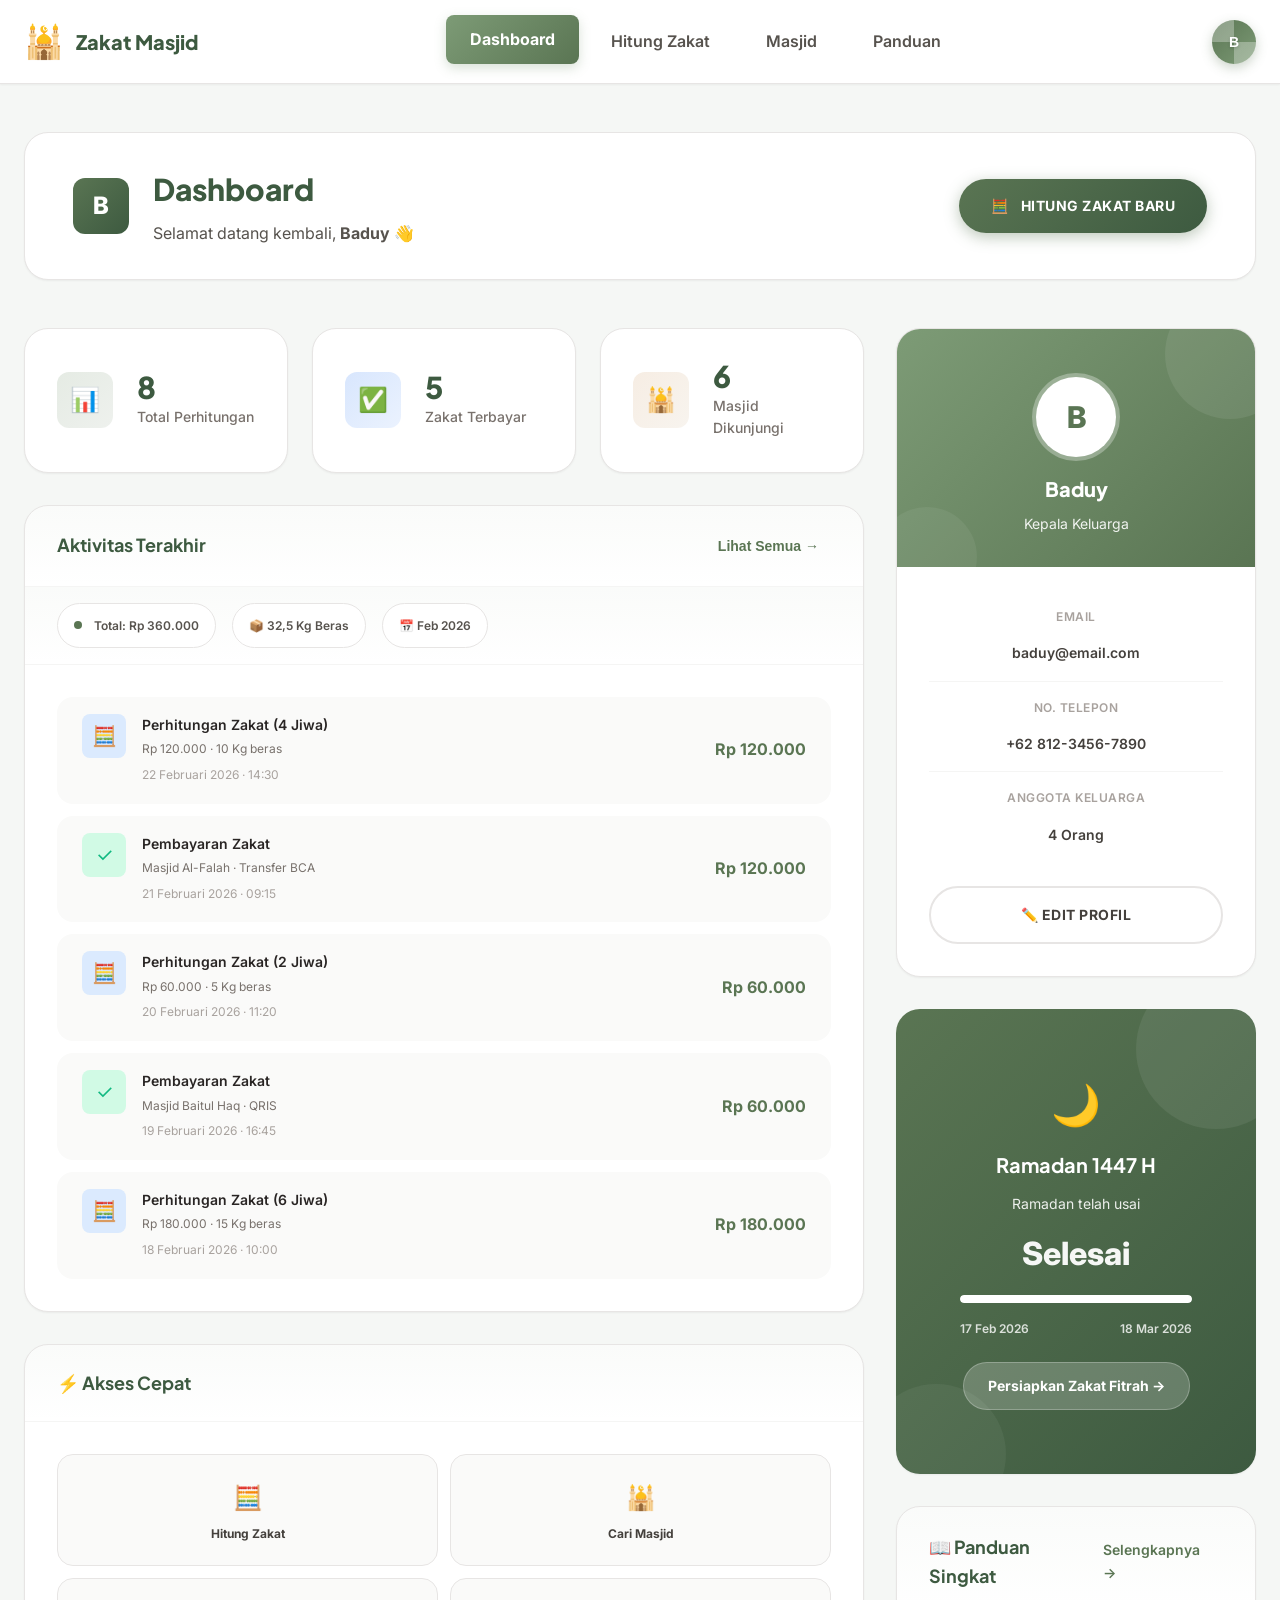
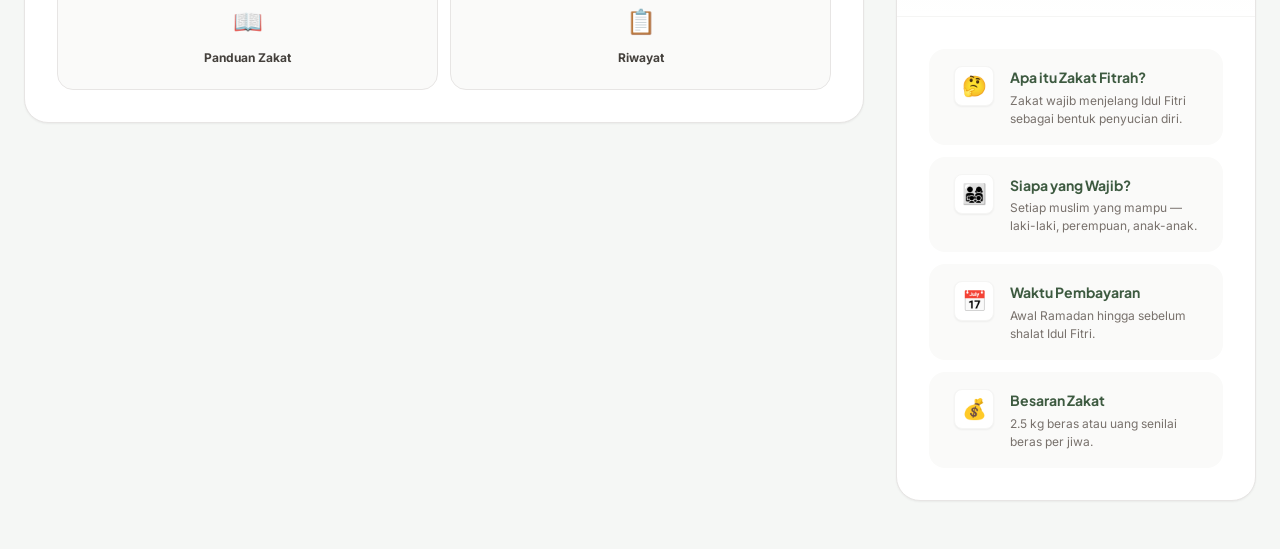
<file: dashboard.html>
<!DOCTYPE html>
<html lang="id">
<head>
  <meta charset="UTF-8">
  <meta name="viewport" content="width=device-width, initial-scale=1.0">
  <title>Dashboard | Zakat Masjid</title>
  <link rel="stylesheet" href="asset/css/style.css">
  <link rel="stylesheet" href="asset/css/dashboard.css">
  <style>

    /* ===== GLOBAL ===== */
    * { box-sizing: border-box; }

    body { background: #f5f7f5; }

    .container {
      max-width: 1400px;
      margin: 0 auto;
      padding: 0 var(--space-lg);
    }

    /* ===== HEADER ===== */
    .main-header {
      background: white;
      border-bottom: 1px solid var(--neutral-200);
      position: sticky;
      top: 0;
      z-index: 1000;
      box-shadow: var(--shadow-sm);
    }

    .header-content {
      display: flex;
      align-items: center;
      justify-content: space-between;
      padding: var(--space-md) 0;
      gap: var(--space-xl);
    }

    .logo { display: flex; align-items: center; gap: var(--space-sm); text-decoration: none; }
    .logo-icon { font-size: 2rem; }
    .logo h1 { font-family: var(--font-display); font-size: var(--text-xl); font-weight: 800; color: var(--primary-green-dark); }

    .main-nav { display: flex; gap: var(--space-xs); }

    .nav-link {
      padding: var(--space-sm) var(--space-lg);
      color: var(--neutral-600);
      text-decoration: none;
      font-weight: 600;
      border-radius: var(--radius-md);
      transition: all var(--transition-base);
    }
    .nav-link:hover { background: rgba(125,155,118,0.1); color: var(--primary-green); }
    .nav-link.active { background: linear-gradient(135deg, var(--primary-green-light), var(--primary-green)); color: white; }

    .btn-profile {
      width: 44px; height: 44px;
      border: none;
      background: linear-gradient(135deg, var(--primary-green), var(--primary-green-light));
      border-radius: 50%;
      cursor: pointer;
      display: flex; align-items: center; justify-content: center;
      color: white; font-weight: 700;
    }

    .hamburger { display: none; flex-direction: column; gap: 5px; background: none; border: none; cursor: pointer; padding: var(--space-sm); }
    .hamburger span { width: 25px; height: 3px; background: var(--primary-green-dark); border-radius: 3px; transition: all var(--transition-base); }

    .nav-overlay { display: none; position: fixed; top: 0; left: 0; width: 100%; height: 100%; background: rgba(0,0,0,0.5); z-index: 999; }

    /* ===== MAIN ===== */
    .dashboard-main { padding: var(--space-2xl) 0 var(--space-2xl); }

    /* ===== PAGE HEADER ===== */
    .page-header {
      display: flex;
      justify-content: space-between;
      align-items: center;
      margin-bottom: var(--space-2xl);
      padding: var(--space-xl) var(--space-2xl);
      background: white;
      border-radius: var(--radius-2xl);
      border: 1px solid var(--neutral-200);
      box-shadow: var(--shadow-sm);
    }

    .page-header-left { display: flex; align-items: center; gap: var(--space-lg); }

    .page-header-avatar {
      width: 56px; height: 56px;
      background: linear-gradient(135deg, var(--primary-green), var(--primary-green-dark));
      border-radius: var(--radius-lg);
      display: flex; align-items: center; justify-content: center;
      font-size: var(--text-2xl);
      color: white; font-weight: 800;
      flex-shrink: 0;
    }

    .page-title { font-family: var(--font-display); font-size: var(--text-3xl); font-weight: 800; color: var(--primary-green-dark); margin-bottom: var(--space-xs); }
    .page-subtitle { color: var(--neutral-600); font-size: var(--text-base); }

    /* ===== BTN ===== */
    .btn {
      display: inline-flex; align-items: center; gap: var(--space-sm);
      padding: var(--space-md) var(--space-xl);
      border-radius: var(--radius-full);
      font-weight: 700; font-size: var(--text-sm);
      cursor: pointer; transition: all var(--transition-base);
      text-decoration: none; border: none;
    }
    .btn-primary { background: linear-gradient(135deg, var(--primary-green), var(--primary-green-dark)); color: white; }
    .btn-primary:hover { transform: translateY(-2px); box-shadow: 0 8px 20px rgba(90,117,83,0.3); }
    .btn-secondary { background: white; color: var(--primary-green); border: 2px solid var(--primary-green); }
    .btn-secondary:hover { background: var(--primary-green); color: white; }
    .btn-block { width: 100%; justify-content: center; }
    .btn-outline { background: white; color: var(--neutral-700); border: 2px solid var(--neutral-200); }
    .btn-outline:hover { border-color: var(--primary-green); color: var(--primary-green); }

    /* ===== DASHBOARD GRID ===== */
    .dashboard-grid {
      display: grid;
      grid-template-columns: 1fr 360px;
      gap: var(--space-xl);
      align-items: start;
    }

    .dashboard-main-col { display: flex; flex-direction: column; gap: var(--space-xl); }
    .dashboard-sidebar { display: flex; flex-direction: column; gap: var(--space-xl); }

    /* ===== CARDS ===== */
    .card {
      background: white;
      border-radius: var(--radius-2xl);
      box-shadow: var(--shadow-sm);
      border: 1px solid var(--neutral-200);
      overflow: hidden;
      transition: all var(--transition-base);
    }
    .card:hover { box-shadow: var(--shadow-md); transform: translateY(-2px); }

    .card-header {
      padding: var(--space-lg) var(--space-xl);
      border-bottom: 1px solid var(--neutral-100);
      display: flex; justify-content: space-between; align-items: center;
      background: linear-gradient(to bottom, rgba(125,155,118,0.04), transparent);
    }
    .card-title { font-family: var(--font-display); font-size: var(--text-lg); font-weight: 700; color: var(--primary-green-dark); }
    .card-link { color: var(--primary-green); font-size: var(--text-sm); font-weight: 600; text-decoration: none; transition: all var(--transition-base); cursor: pointer; background: none; border: none; }
    .card-link:hover { color: var(--primary-green-dark); }
    .card-body { padding: var(--space-xl); }

    /* ===== STATS GRID ===== */
    .stats-grid {
      display: grid;
      grid-template-columns: repeat(3, 1fr);
      gap: var(--space-lg);
    }

    .stat-card {
      background: white;
      padding: var(--space-xl);
      border-radius: var(--radius-2xl);
      border: 1px solid var(--neutral-200);
      display: flex; align-items: center; gap: var(--space-lg);
      transition: all var(--transition-base);
      box-shadow: var(--shadow-sm);
      position: relative;
      overflow: hidden;
    }
    .stat-card::after {
      content: '';
      position: absolute;
      bottom: 0; left: 0; right: 0;
      height: 3px;
      background: linear-gradient(90deg, var(--primary-green), var(--primary-green-light));
      opacity: 0;
      transition: opacity var(--transition-base);
    }
    .stat-card:hover { transform: translateY(-3px); box-shadow: var(--shadow-md); }
    .stat-card:hover::after { opacity: 1; }

    .stat-icon {
      width: 56px; height: 56px;
      border-radius: var(--radius-lg);
      display: flex; align-items: center; justify-content: center;
      font-size: var(--text-2xl); flex-shrink: 0;
    }
    .stat-icon-green { background: linear-gradient(135deg, rgba(125,155,118,0.2), rgba(90,117,83,0.1)); }
    .stat-icon-blue { background: linear-gradient(135deg, rgba(59,130,246,0.2), rgba(59,130,246,0.1)); }
    .stat-icon-gold { background: linear-gradient(135deg, rgba(212,165,116,0.2), rgba(184,147,94,0.1)); }

    .stat-content { display: flex; flex-direction: column; }
    .stat-value { font-family: var(--font-display); font-size: var(--text-3xl); font-weight: 800; color: var(--primary-green-dark); line-height: 1; margin-bottom: 0.25rem; }
    .stat-label { font-size: var(--text-sm); color: var(--neutral-500); font-weight: 500; }

    /* ===== ACTIVITY LIST ===== */
    .activity-list { display: flex; flex-direction: column; gap: var(--space-sm); }

    .activity-item {
      display: flex;
      gap: var(--space-md);
      padding: var(--space-md) var(--space-lg);
      background: var(--neutral-50);
      border-radius: var(--radius-xl);
      transition: all var(--transition-base);
      border: 1px solid transparent;
      cursor: default;
    }
    .activity-item:hover {
      background: white;
      border-color: var(--neutral-200);
      box-shadow: var(--shadow-sm);
      transform: translateX(4px);
    }

    .activity-icon {
      width: 44px; height: 44px;
      border-radius: var(--radius-md);
      display: flex; align-items: center; justify-content: center;
      font-size: var(--text-xl); flex-shrink: 0;
    }
    .activity-icon-success { background: var(--success-light); color: var(--success); }
    .activity-icon-info { background: var(--info-light); color: var(--info); }

    .activity-content { flex: 1; min-width: 0; }
    .activity-title { font-weight: 600; color: var(--neutral-800); margin-bottom: 0.2rem; font-size: var(--text-sm); white-space: nowrap; overflow: hidden; text-overflow: ellipsis; }
    .activity-desc { color: var(--neutral-500); font-size: var(--text-xs); margin-bottom: 0.15rem; }
    .activity-time { color: var(--neutral-400); font-size: var(--text-xs); }
    .activity-amount { font-weight: 700; color: var(--primary-green); font-size: var(--text-base); align-self: center; white-space: nowrap; flex-shrink: 0; }

    /* ===== QUICK STATS BAR ===== */
    .quick-stats-bar {
      display: flex;
      gap: var(--space-md);
      padding: var(--space-md) var(--space-xl);
      background: linear-gradient(to bottom, rgba(125,155,118,0.04), transparent);
      border-bottom: 1px solid var(--neutral-100);
    }

    .quick-stat-item {
      display: flex;
      align-items: center;
      gap: var(--space-sm);
      padding: var(--space-sm) var(--space-md);
      background: white;
      border-radius: var(--radius-full);
      border: 1px solid var(--neutral-200);
      font-size: var(--text-xs);
      font-weight: 600;
      color: var(--neutral-600);
    }

    .quick-stat-dot {
      width: 8px; height: 8px;
      border-radius: 50%;
      background: var(--primary-green);
    }

    /* ===== GUIDE LIST ===== */
    .guide-list { display: flex; flex-direction: column; gap: var(--space-sm); }

    .guide-item {
      display: flex;
      gap: var(--space-md);
      padding: var(--space-md) var(--space-lg);
      background: var(--neutral-50);
      border-radius: var(--radius-xl);
      border: 1px solid transparent;
      transition: all var(--transition-base);
      cursor: default;
    }
    .guide-item:hover {
      background: white;
      border-color: var(--neutral-200);
      box-shadow: var(--shadow-sm);
      transform: translateX(4px);
    }

    .guide-icon {
      width: 40px; height: 40px;
      background: white;
      border-radius: var(--radius-md);
      display: flex; align-items: center; justify-content: center;
      font-size: var(--text-xl); flex-shrink: 0;
      box-shadow: var(--shadow-sm);
      border: 1px solid var(--neutral-100);
    }
    .guide-content { flex: 1; }
    .guide-title { font-family: var(--font-display); font-size: var(--text-sm); font-weight: 700; color: var(--primary-green-dark); margin-bottom: 0.2rem; }
    .guide-desc { font-size: var(--text-xs); color: var(--neutral-500); line-height: 1.5; }

    /* ===== PROFILE CARD ===== */
    .profile-card { background: white; }

    .profile-header {
      text-align: center;
      padding: var(--space-2xl) var(--space-xl) var(--space-xl);
      background: linear-gradient(135deg, var(--primary-green-light), var(--primary-green));
      color: white;
      position: relative;
      overflow: hidden;
    }
    .profile-header::before {
      content: '';
      position: absolute;
      top: -40px; right: -40px;
      width: 130px; height: 130px;
      background: rgba(255,255,255,0.08);
      border-radius: 50%;
    }
    .profile-header::after {
      content: '';
      position: absolute;
      bottom: -40px; left: -20px;
      width: 100px; height: 100px;
      background: rgba(255,255,255,0.06);
      border-radius: 50%;
    }

    .avatar-large {
      width: 80px; height: 80px;
      background: white;
      color: var(--primary-green);
      border-radius: 50%;
      display: flex; align-items: center; justify-content: center;
      font-size: var(--text-3xl); font-weight: 800;
      margin: 0 auto var(--space-md);
      box-shadow: 0 0 0 4px rgba(255,255,255,0.3);
      position: relative; z-index: 1;
    }
    .profile-name { font-family: var(--font-display); font-size: var(--text-xl); font-weight: 800; margin-bottom: var(--space-xs); position: relative; z-index: 1; }
    .profile-role { font-size: var(--text-sm); opacity: 0.9; position: relative; z-index: 1; }

    .profile-info {
      padding: var(--space-lg) var(--space-xl);
      display: flex; flex-direction: column; gap: 0;
    }

    .info-item {
      display: flex;
      align-items: center;
      justify-content: space-between;
      padding: var(--space-md) 0;
      border-bottom: 1px solid var(--neutral-100);
      gap: var(--space-md);
    }
    .info-item:last-child { border-bottom: none; }

    .info-label { font-size: var(--text-xs); color: var(--neutral-400); font-weight: 600; text-transform: uppercase; letter-spacing: 0.5px; white-space: nowrap; }
    .info-value { font-size: var(--text-sm); color: var(--neutral-700); font-weight: 600; text-align: right; }

    .profile-actions { padding: 0 var(--space-xl) var(--space-xl); }

    /* ===== RAMADAN CARD ===== */
    .reminder-card {
      position: relative;
      overflow: hidden;
      background: linear-gradient(135deg, var(--primary-green), var(--primary-green-dark));
      color: white;
      border: none !important;
    }
    .reminder-card .card-body { position: relative; z-index: 1; }

    .reminder-card-bg {
      position: absolute;
      inset: 0;
      pointer-events: none;
      z-index: 0;
    }
    .reminder-card-bg::before {
      content: '';
      position: absolute;
      top: -40px; right: -40px;
      width: 160px; height: 160px;
      background: rgba(255,255,255,0.07);
      border-radius: 50%;
    }
    .reminder-card-bg::after {
      content: '';
      position: absolute;
      bottom: -50px; left: -30px;
      width: 140px; height: 140px;
      background: rgba(255,255,255,0.05);
      border-radius: 50%;
    }

    .reminder-icon { font-size: 2.5rem; margin-bottom: var(--space-sm); display: block; }
    .reminder-title { font-family: var(--font-display); font-size: var(--text-xl); font-weight: 700; margin-bottom: var(--space-sm); color: white; }
    .reminder-text { margin-bottom: var(--space-md); line-height: 1.6; color: rgba(255,255,255,0.95); font-size: var(--text-sm); }
    .reminder-highlight { font-size: 2rem; font-weight: 800; display: block; margin: var(--space-sm) 0; color: white; }

    .progress-bar-container {
      background: rgba(255,255,255,0.2);
      border-radius: var(--radius-full);
      height: 8px;
      margin: var(--space-md) 0;
      overflow: hidden;
    }
    .progress-bar-fill { height: 100%; background: white; border-radius: var(--radius-full); transition: width 0.8s ease; }

    .reminder-footer { display: flex; justify-content: space-between; font-size: var(--text-xs); color: rgba(255,255,255,0.8); margin-top: var(--space-xs); font-weight: 600; }

    .reminder-link {
      display: inline-flex; align-items: center; gap: var(--space-xs);
      color: white; font-weight: 700;
      margin-top: var(--space-lg);
      background: rgba(255,255,255,0.2);
      padding: var(--space-sm) var(--space-lg);
      border-radius: var(--radius-full);
      text-decoration: none;
      font-size: var(--text-sm);
      transition: background var(--transition-fast);
      border: 1px solid rgba(255,255,255,0.25);
    }
    .reminder-link:hover { background: rgba(255,255,255,0.3); color: white; }

    /* ===== SHORTCUT BUTTONS ===== */
    .shortcut-grid {
      display: grid;
      grid-template-columns: 1fr 1fr;
      gap: var(--space-sm);
    }

    .shortcut-btn {
      display: flex;
      flex-direction: column;
      align-items: center;
      gap: var(--space-xs);
      padding: var(--space-lg) var(--space-md);
      background: var(--neutral-50);
      border: 1px solid var(--neutral-200);
      border-radius: var(--radius-xl);
      cursor: pointer;
      transition: all var(--transition-base);
      text-decoration: none;
    }
    .shortcut-btn:hover { background: white; border-color: var(--primary-green); box-shadow: var(--shadow-sm); transform: translateY(-2px); }
    .shortcut-btn-icon { font-size: 1.5rem; }
    .shortcut-btn-label { font-size: var(--text-xs); font-weight: 700; color: var(--neutral-700); text-align: center; line-height: 1.3; }

    /* ===== EMPTY ACTIVITY ===== */
    .activity-empty {
      text-align: center;
      padding: var(--space-2xl);
      color: var(--neutral-400);
    }
    .activity-empty-icon { font-size: 2.5rem; margin-bottom: var(--space-md); display: block; }

    /* ===== MODAL ===== */
    .activity-detail-modal {
      display: none;
      position: fixed; inset: 0;
      background: rgba(0,0,0,0.45);
      backdrop-filter: blur(4px);
      z-index: 2000;
      align-items: flex-start;
      justify-content: center;
      padding: 1.5rem 1rem;
      overflow-y: auto;
    }
    .activity-detail-modal.active { display: flex; }

    .modal-content {
      background: white;
      border-radius: var(--radius-2xl);
      max-width: 520px;
      width: 100%;
      overflow: hidden;
      animation: slideUp 0.28s cubic-bezier(.34,1.56,.64,1);
      margin: auto;
    }
    @keyframes slideUp {
      from { transform: translateY(24px); opacity: 0; }
      to   { transform: translateY(0);    opacity: 1; }
    }

    .modal-header {
      padding: var(--space-xl);
      background: linear-gradient(135deg, var(--primary-green), var(--primary-green-dark));
      display: flex; justify-content: space-between; align-items: center;
    }
    .modal-header h3 { font-family: var(--font-display); font-size: var(--text-xl); font-weight: 700; color: white; }

    .modal-close {
      background: rgba(255,255,255,0.15);
      border: none; width: 32px; height: 32px;
      border-radius: 50%;
      cursor: pointer; color: white; font-size: 1.1rem;
      display: flex; align-items: center; justify-content: center;
      transition: background .2s;
    }
    .modal-close:hover { background: rgba(255,255,255,0.25); }

    .modal-body { padding: var(--space-xl); display: flex; flex-direction: column; gap: var(--space-md); max-height: 65vh; overflow-y: auto; }

    .activity-detail-item {
      display: flex; align-items: center; gap: var(--space-lg);
      padding: var(--space-lg);
      background: var(--neutral-50);
      border-radius: var(--radius-xl);
      border: 1px solid var(--neutral-100);
      transition: all var(--transition-base);
    }
    .activity-detail-item:hover { border-color: var(--primary-green); background: white; box-shadow: var(--shadow-sm); transform: translateX(4px); }

    .activity-detail-icon {
      width: 48px; height: 48px;
      background: white; border-radius: var(--radius-md);
      display: flex; align-items: center; justify-content: center;
      font-size: var(--text-2xl); box-shadow: var(--shadow-sm);
      flex-shrink: 0; border: 1px solid var(--neutral-100);
    }
    .activity-detail-content { flex: 1; }
    .activity-detail-title { font-weight: 700; color: var(--primary-green-dark); margin-bottom: 0.25rem; font-size: var(--text-sm); }
    .activity-detail-meta { display: flex; gap: var(--space-md); color: var(--neutral-500); font-size: var(--text-xs); }
    .activity-detail-amount { font-weight: 700; color: var(--primary-green); font-size: var(--text-lg); flex-shrink: 0; }

    /* Hide quick links */
    .quick-links { display: none; }

    /* ===== RESPONSIVE ===== */
    @media (max-width: 968px) {
      .dashboard-grid { grid-template-columns: 1fr; }
      .dashboard-sidebar { order: -1; }
      .hamburger { display: flex; }
      .main-nav {
        position: fixed; top: 0; right: -100%;
        width: 280px; height: 100vh;
        background: white; flex-direction: column;
        padding: 80px 20px 20px;
        transition: right 0.3s ease; z-index: 1000;
        box-shadow: var(--shadow-xl);
      }
      .main-nav.active { right: 0; }
      .nav-overlay.active { display: block; }
      .stats-grid { grid-template-columns: 1fr 1fr; }
    }

    @media (max-width: 768px) {
      .stats-grid { grid-template-columns: 1fr; }
      .page-header { flex-direction: column; align-items: flex-start; gap: var(--space-md); }
      .shortcut-grid { grid-template-columns: repeat(4, 1fr); }
    }

    @media (max-width: 480px) {
      .shortcut-grid { grid-template-columns: 1fr 1fr; }
    }
  </style>
</head>
<body>

  <!-- HEADER -->
  <header class="main-header">
    <div class="container">
      <div class="header-content">
        <a href="dashboard.html" class="logo">
          <span class="logo-icon">🕌</span>
          <h1>Zakat Masjid</h1>
        </a>

        <button class="hamburger" id="hamburger" aria-label="Menu">
          <span></span><span></span><span></span>
        </button>

        <nav class="main-nav" id="mainNav">
          <a href="dashboard.html" class="nav-link active">Dashboard</a>
          <a href="Kalkulator.html" class="nav-link">Hitung Zakat</a>
          <a href="masjid.html" class="nav-link">Masjid</a>
          <a href="Edukasi.html" class="nav-link">Panduan</a>
        </nav>

        <button class="btn-profile" aria-label="Profil Pengguna">
          <span class="avatar-small">B</span>
        </button>
      </div>
    </div>
  </header>

  <div class="nav-overlay" id="navOverlay"></div>

  <!-- MAIN -->
  <main class="dashboard-main">
    <div class="container">

      <!-- Page Header -->
      <div class="page-header">
        <div class="page-header-left">
          <div class="page-header-avatar">B</div>
          <div>
            <h2 class="page-title">Dashboard</h2>
            <p class="page-subtitle">Selamat datang kembali, <strong>Baduy</strong> 👋</p>
          </div>
        </div>
        <a href="Kalkulator.html" class="btn btn-primary">
          <span>🧮</span> Hitung Zakat Baru
        </a>
      </div>

      <!-- DASHBOARD GRID -->
      <div class="dashboard-grid">

        <!-- LEFT COLUMN -->
        <div class="dashboard-main-col">

          <!-- Quick Stats -->
          <section class="stats-grid">
            <div class="stat-card">
              <div class="stat-icon stat-icon-green">📊</div>
              <div class="stat-content">
                <span class="stat-value">8</span>
                <span class="stat-label">Total Perhitungan</span>
              </div>
            </div>
            <div class="stat-card">
              <div class="stat-icon stat-icon-blue">✅</div>
              <div class="stat-content">
                <span class="stat-value">5</span>
                <span class="stat-label">Zakat Terbayar</span>
              </div>
            </div>
            <div class="stat-card">
              <div class="stat-icon stat-icon-gold">🕌</div>
              <div class="stat-content">
                <span class="stat-value">6</span>
                <span class="stat-label">Masjid Dikunjungi</span>
              </div>
            </div>
          </section>

          <!-- Aktivitas Terakhir -->
          <section class="card">
            <div class="card-header">
              <h3 class="card-title">Aktivitas Terakhir</h3>
              <button class="card-link" id="lihatSemuaBtn">Lihat Semua →</button>
            </div>

            <div class="quick-stats-bar">
              <div class="quick-stat-item"><span class="quick-stat-dot"></span>Total: Rp 360.000</div>
              <div class="quick-stat-item">📦 32,5 Kg Beras</div>
              <div class="quick-stat-item">📅 Feb 2026</div>
            </div>

            <div class="card-body">
              <div class="activity-list" id="activityList">

                <div class="activity-item">
                  <div class="activity-icon activity-icon-info">🧮</div>
                  <div class="activity-content">
                    <h4 class="activity-title">Perhitungan Zakat (4 Jiwa)</h4>
                    <p class="activity-desc">Rp 120.000 · 10 Kg beras</p>
                    <span class="activity-time">22 Februari 2026 · 14:30</span>
                  </div>
                  <div class="activity-amount">Rp 120.000</div>
                </div>

                <div class="activity-item">
                  <div class="activity-icon activity-icon-success">✓</div>
                  <div class="activity-content">
                    <h4 class="activity-title">Pembayaran Zakat</h4>
                    <p class="activity-desc">Masjid Al-Falah · Transfer BCA</p>
                    <span class="activity-time">21 Februari 2026 · 09:15</span>
                  </div>
                  <div class="activity-amount">Rp 120.000</div>
                </div>

                <div class="activity-item">
                  <div class="activity-icon activity-icon-info">🧮</div>
                  <div class="activity-content">
                    <h4 class="activity-title">Perhitungan Zakat (2 Jiwa)</h4>
                    <p class="activity-desc">Rp 60.000 · 5 Kg beras</p>
                    <span class="activity-time">20 Februari 2026 · 11:20</span>
                  </div>
                  <div class="activity-amount">Rp 60.000</div>
                </div>

                <div class="activity-item">
                  <div class="activity-icon activity-icon-success">✓</div>
                  <div class="activity-content">
                    <h4 class="activity-title">Pembayaran Zakat</h4>
                    <p class="activity-desc">Masjid Baitul Haq · QRIS</p>
                    <span class="activity-time">19 Februari 2026 · 16:45</span>
                  </div>
                  <div class="activity-amount">Rp 60.000</div>
                </div>

                <div class="activity-item">
                  <div class="activity-icon activity-icon-info">🧮</div>
                  <div class="activity-content">
                    <h4 class="activity-title">Perhitungan Zakat (6 Jiwa)</h4>
                    <p class="activity-desc">Rp 180.000 · 15 Kg beras</p>
                    <span class="activity-time">18 Februari 2026 · 10:00</span>
                  </div>
                  <div class="activity-amount">Rp 180.000</div>
                </div>

              </div>
            </div>
          </section>

          <!-- Akses Cepat -->
          <section class="card">
            <div class="card-header">
              <h3 class="card-title">⚡ Akses Cepat</h3>
            </div>
            <div class="card-body">
              <div class="shortcut-grid">
                <a href="Kalkulator.html" class="shortcut-btn">
                  <span class="shortcut-btn-icon">🧮</span>
                  <span class="shortcut-btn-label">Hitung Zakat</span>
                </a>
                <a href="masjid.html" class="shortcut-btn">
                  <span class="shortcut-btn-icon">🕌</span>
                  <span class="shortcut-btn-label">Cari Masjid</span>
                </a>
                <a href="Edukasi.html" class="shortcut-btn">
                  <span class="shortcut-btn-icon">📖</span>
                  <span class="shortcut-btn-label">Panduan Zakat</span>
                </a>
                <a href="#" class="shortcut-btn">
                  <span class="shortcut-btn-icon">📋</span>
                  <span class="shortcut-btn-label">Riwayat</span>
                </a>
              </div>
            </div>
          </section>

        </div>

        <!-- RIGHT COLUMN - SIDEBAR -->
        <div class="dashboard-sidebar">

          <!-- Profil -->
          <section class="card profile-card">
            <div class="profile-header">
              <div class="avatar-large">B</div>
              <h3 class="profile-name">Baduy</h3>
              <p class="profile-role">Kepala Keluarga</p>
            </div>
            <div class="profile-info">
              <div class="info-item">
                <span class="info-label">Email</span>
                <span class="info-value">baduy@email.com</span>
              </div>
              <div class="info-item">
                <span class="info-label">No. Telepon</span>
                <span class="info-value">+62 812-3456-7890</span>
              </div>
              <div class="info-item">
                <span class="info-label">Anggota Keluarga</span>
                <span class="info-value">4 Orang</span>
              </div>
            </div>
            <div class="profile-actions">
              <a href="profil.html" class="btn btn-outline btn-block">✏️ Edit Profil</a>
            </div>
          </section>

          <!-- Ramadan Counter -->
          <section class="card reminder-card" id="ramadanReminder">
            <div class="reminder-card-bg"></div>
            <div class="card-body">
              <span class="reminder-icon">🌙</span>
              <h3 class="reminder-title">Ramadan 1447 H</h3>
              <div class="reminder-text">
                <span id="ramadanDay">Memuat...</span>
                <span class="reminder-highlight" id="ramadanCountdown">...</span>
              </div>
              <div class="progress-bar-container">
                <div class="progress-bar-fill" id="ramadanProgress" style="width: 0%;"></div>
              </div>
              <div class="reminder-footer">
                <span>17 Feb 2026</span>
                <span>18 Mar 2026</span>
              </div>
              <a href="Edukasi.html" class="reminder-link">Persiapkan Zakat Fitrah →</a>
            </div>
          </section>

          <!-- Panduan Singkat -->
          <section class="card">
            <div class="card-header">
              <h3 class="card-title">📖 Panduan Singkat</h3>
              <a href="Edukasi.html" class="card-link">Selengkapnya →</a>
            </div>
            <div class="card-body">
              <div class="guide-list">
                <div class="guide-item">
                  <div class="guide-icon">🤔</div>
                  <div class="guide-content">
                    <h4 class="guide-title">Apa itu Zakat Fitrah?</h4>
                    <p class="guide-desc">Zakat wajib menjelang Idul Fitri sebagai bentuk penyucian diri.</p>
                  </div>
                </div>
                <div class="guide-item">
                  <div class="guide-icon">👨‍👩‍👧‍👦</div>
                  <div class="guide-content">
                    <h4 class="guide-title">Siapa yang Wajib?</h4>
                    <p class="guide-desc">Setiap muslim yang mampu — laki-laki, perempuan, anak-anak.</p>
                  </div>
                </div>
                <div class="guide-item">
                  <div class="guide-icon">📅</div>
                  <div class="guide-content">
                    <h4 class="guide-title">Waktu Pembayaran</h4>
                    <p class="guide-desc">Awal Ramadan hingga sebelum shalat Idul Fitri.</p>
                  </div>
                </div>
                <div class="guide-item">
                  <div class="guide-icon">💰</div>
                  <div class="guide-content">
                    <h4 class="guide-title">Besaran Zakat</h4>
                    <p class="guide-desc">2.5 kg beras atau uang senilai beras per jiwa.</p>
                  </div>
                </div>
              </div>
            </div>
          </section>

        </div>

      </div>
    </div>
  </main>

  <!-- MODAL AKTIVITAS -->
  <div class="activity-detail-modal" id="activityModal">
    <div class="modal-content">
      <div class="modal-header">
        <h3>Semua Aktivitas</h3>
        <button class="modal-close" id="closeModal">✕</button>
      </div>
      <div class="modal-body">

        <div class="activity-detail-item">
          <div class="activity-detail-icon">🧮</div>
          <div class="activity-detail-content">
            <div class="activity-detail-title">Perhitungan Zakat (4 Jiwa)</div>
            <div class="activity-detail-meta"><span>Rp 120.000 · 10 Kg beras</span><span>22 Feb 2026</span></div>
          </div>
          <div class="activity-detail-amount">Rp 120.000</div>
        </div>

        <div class="activity-detail-item">
          <div class="activity-detail-icon">✓</div>
          <div class="activity-detail-content">
            <div class="activity-detail-title">Pembayaran Zakat - Masjid Al-Falah</div>
            <div class="activity-detail-meta"><span>Transfer BCA</span><span>21 Feb 2026</span></div>
          </div>
          <div class="activity-detail-amount">Rp 120.000</div>
        </div>

        <div class="activity-detail-item">
          <div class="activity-detail-icon">🧮</div>
          <div class="activity-detail-content">
            <div class="activity-detail-title">Perhitungan Zakat (2 Jiwa)</div>
            <div class="activity-detail-meta"><span>Rp 60.000 · 5 Kg beras</span><span>20 Feb 2026</span></div>
          </div>
          <div class="activity-detail-amount">Rp 60.000</div>
        </div>

        <div class="activity-detail-item">
          <div class="activity-detail-icon">✓</div>
          <div class="activity-detail-content">
            <div class="activity-detail-title">Pembayaran Zakat - Masjid Baitul Haq</div>
            <div class="activity-detail-meta"><span>QRIS</span><span>19 Feb 2026</span></div>
          </div>
          <div class="activity-detail-amount">Rp 60.000</div>
        </div>

        <div class="activity-detail-item">
          <div class="activity-detail-icon">🧮</div>
          <div class="activity-detail-content">
            <div class="activity-detail-title">Perhitungan Zakat (6 Jiwa)</div>
            <div class="activity-detail-meta"><span>Rp 180.000 · 15 Kg beras</span><span>18 Feb 2026</span></div>
          </div>
          <div class="activity-detail-amount">Rp 180.000</div>
        </div>

        <div class="activity-detail-item">
          <div class="activity-detail-icon">🧮</div>
          <div class="activity-detail-content">
            <div class="activity-detail-title">Perhitungan Zakat (3 Jiwa)</div>
            <div class="activity-detail-meta"><span>Rp 90.000 · 7.5 Kg beras</span><span>15 Feb 2026</span></div>
          </div>
          <div class="activity-detail-amount">Rp 90.000</div>
        </div>

      </div>
    </div>
  </div>

  <script>
    // ===== HAMBURGER =====
    document.addEventListener('DOMContentLoaded', function() {
      const hamburger = document.getElementById('hamburger');
      const mainNav   = document.getElementById('mainNav');
      const navOverlay = document.getElementById('navOverlay');

      function toggleMenu() {
        const isActive = mainNav.classList.contains('active');
        hamburger.classList.toggle('active');
        mainNav.classList.toggle('active');
        navOverlay.classList.toggle('active');
        document.body.style.overflow = isActive ? '' : 'hidden';
      }

      function closeMenu() {
        if (mainNav.classList.contains('active')) {
          hamburger.classList.remove('active');
          mainNav.classList.remove('active');
          navOverlay.classList.remove('active');
          document.body.style.overflow = '';
        }
      }

      hamburger.addEventListener('click', toggleMenu);
      navOverlay.addEventListener('click', closeMenu);
      mainNav.querySelectorAll('.nav-link').forEach(l => l.addEventListener('click', () => { if (window.innerWidth <= 968) closeMenu(); }));
      window.addEventListener('resize', () => { if (window.innerWidth > 968) closeMenu(); });

      // ===== RAMADAN COUNTER =====
      function updateRamadanCounter() {
        const ramadanStart = new Date('2026-02-17T00:00:00');
        const ramadanEnd   = new Date('2026-03-18T00:00:00');
        const today = new Date();

        const dayOfRamadan  = Math.floor((today - ramadanStart) / (1000*60*60*24)) + 1;
        const daysRemaining = Math.ceil((ramadanEnd - today) / (1000*60*60*24));
        const totalDays = 30;

        let dayText = '', countdownText = '', progress = 0;

        if (today < ramadanStart) {
          const d = Math.ceil((ramadanStart - today) / (1000*60*60*24));
          dayText = `${d} hari lagi menuju Ramadan`;
          countdownText = `H-${d}`;
          progress = 0;
        } else if (today > ramadanEnd) {
          dayText = 'Ramadan telah usai';
          countdownText = 'Selesai';
          progress = 100;
        } else {
          dayText = `Hari ke-${dayOfRamadan} Ramadan 1447 H`;
          countdownText = `${daysRemaining} hari lagi`;
          progress = (dayOfRamadan / totalDays) * 100;
        }

        document.getElementById('ramadanDay').textContent = dayText;
        document.getElementById('ramadanCountdown').textContent = countdownText;
        setTimeout(() => { document.getElementById('ramadanProgress').style.width = progress + '%'; }, 300);
      }
      updateRamadanCounter();

      // ===== MODAL =====
      const lihatSemuaBtn = document.getElementById('lihatSemuaBtn');
      const modal = document.getElementById('activityModal');
      const closeModalBtn = document.getElementById('closeModal');

      lihatSemuaBtn.addEventListener('click', () => {
        modal.classList.add('active');
        document.body.style.overflow = 'hidden';
      });
      closeModalBtn.addEventListener('click', () => {
        modal.classList.remove('active');
        document.body.style.overflow = '';
      });
      window.addEventListener('click', (e) => {
        if (e.target === modal) {
          modal.classList.remove('active');
          document.body.style.overflow = '';
        }
      });
      document.addEventListener('keydown', e => {
        if (e.key === 'Escape') {
          modal.classList.remove('active');
          document.body.style.overflow = '';
        }
      });
    });
  </script>

</body>
</html>
</file>
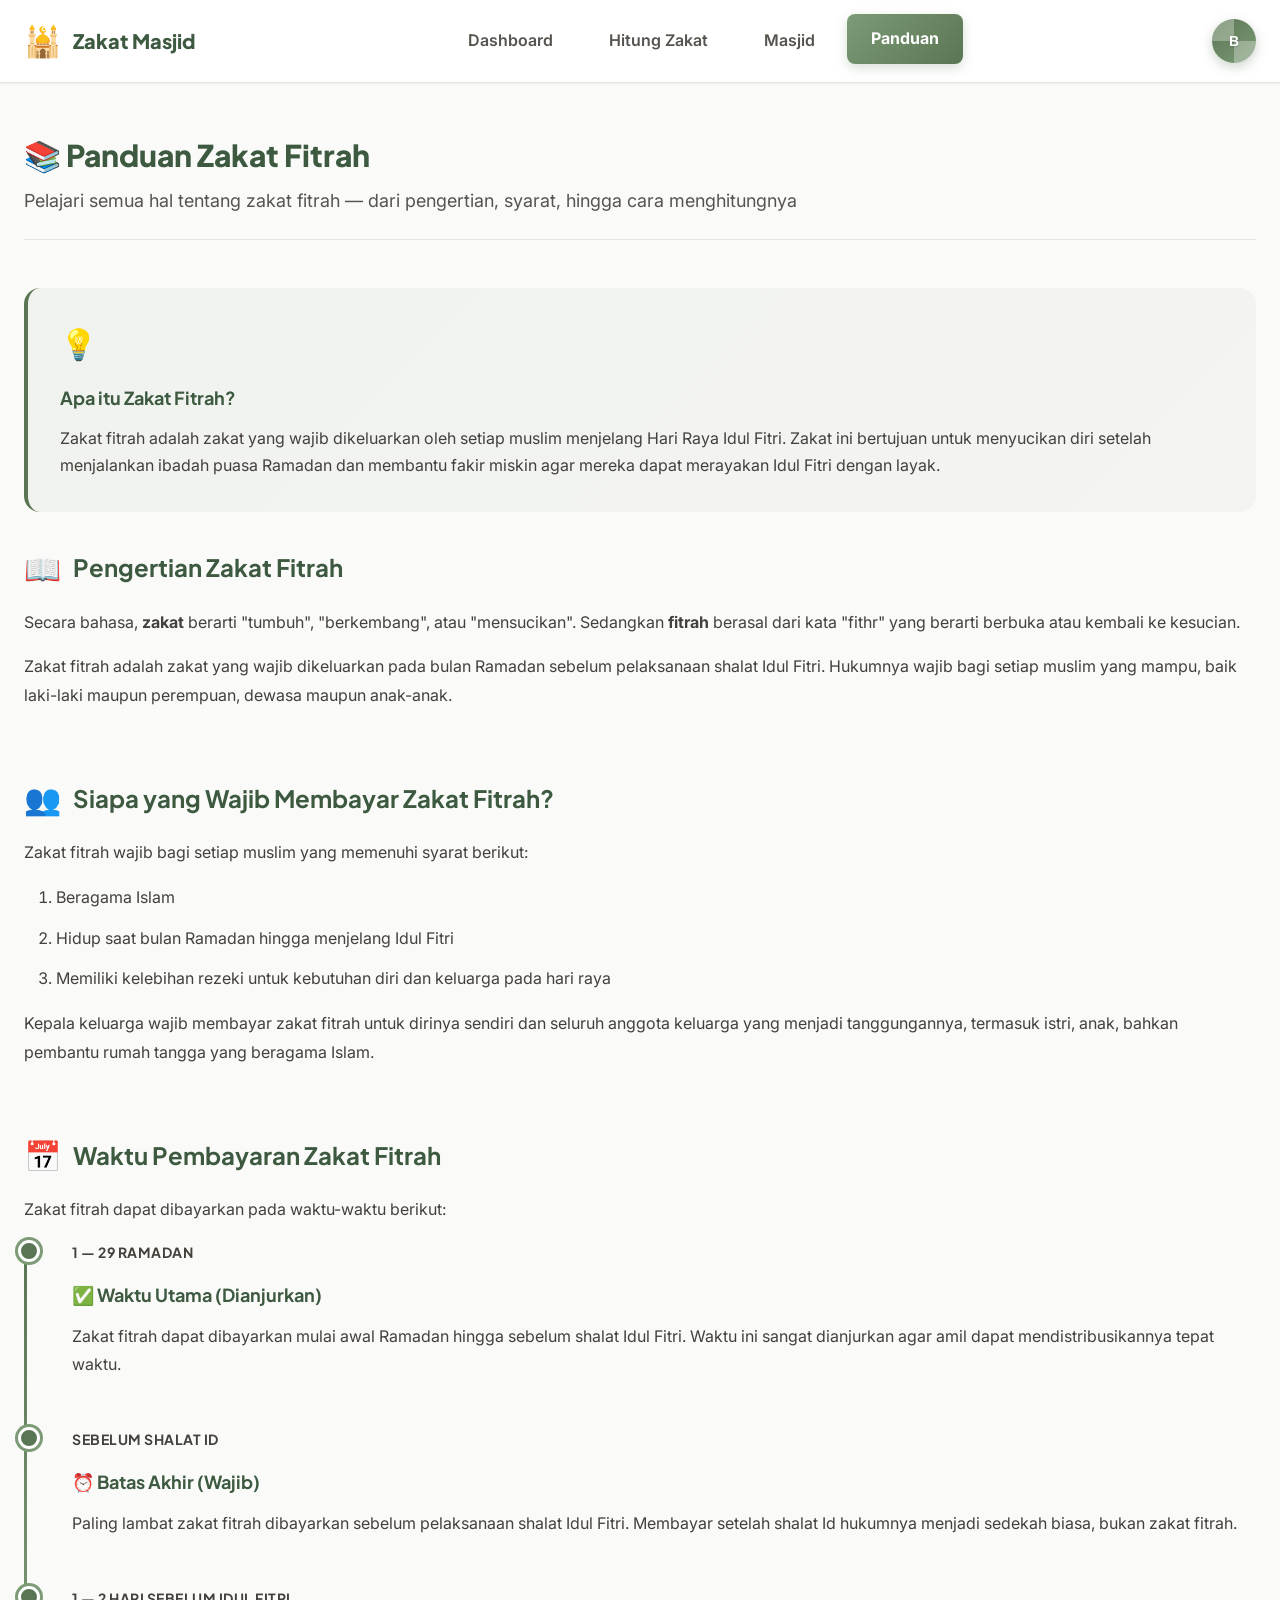
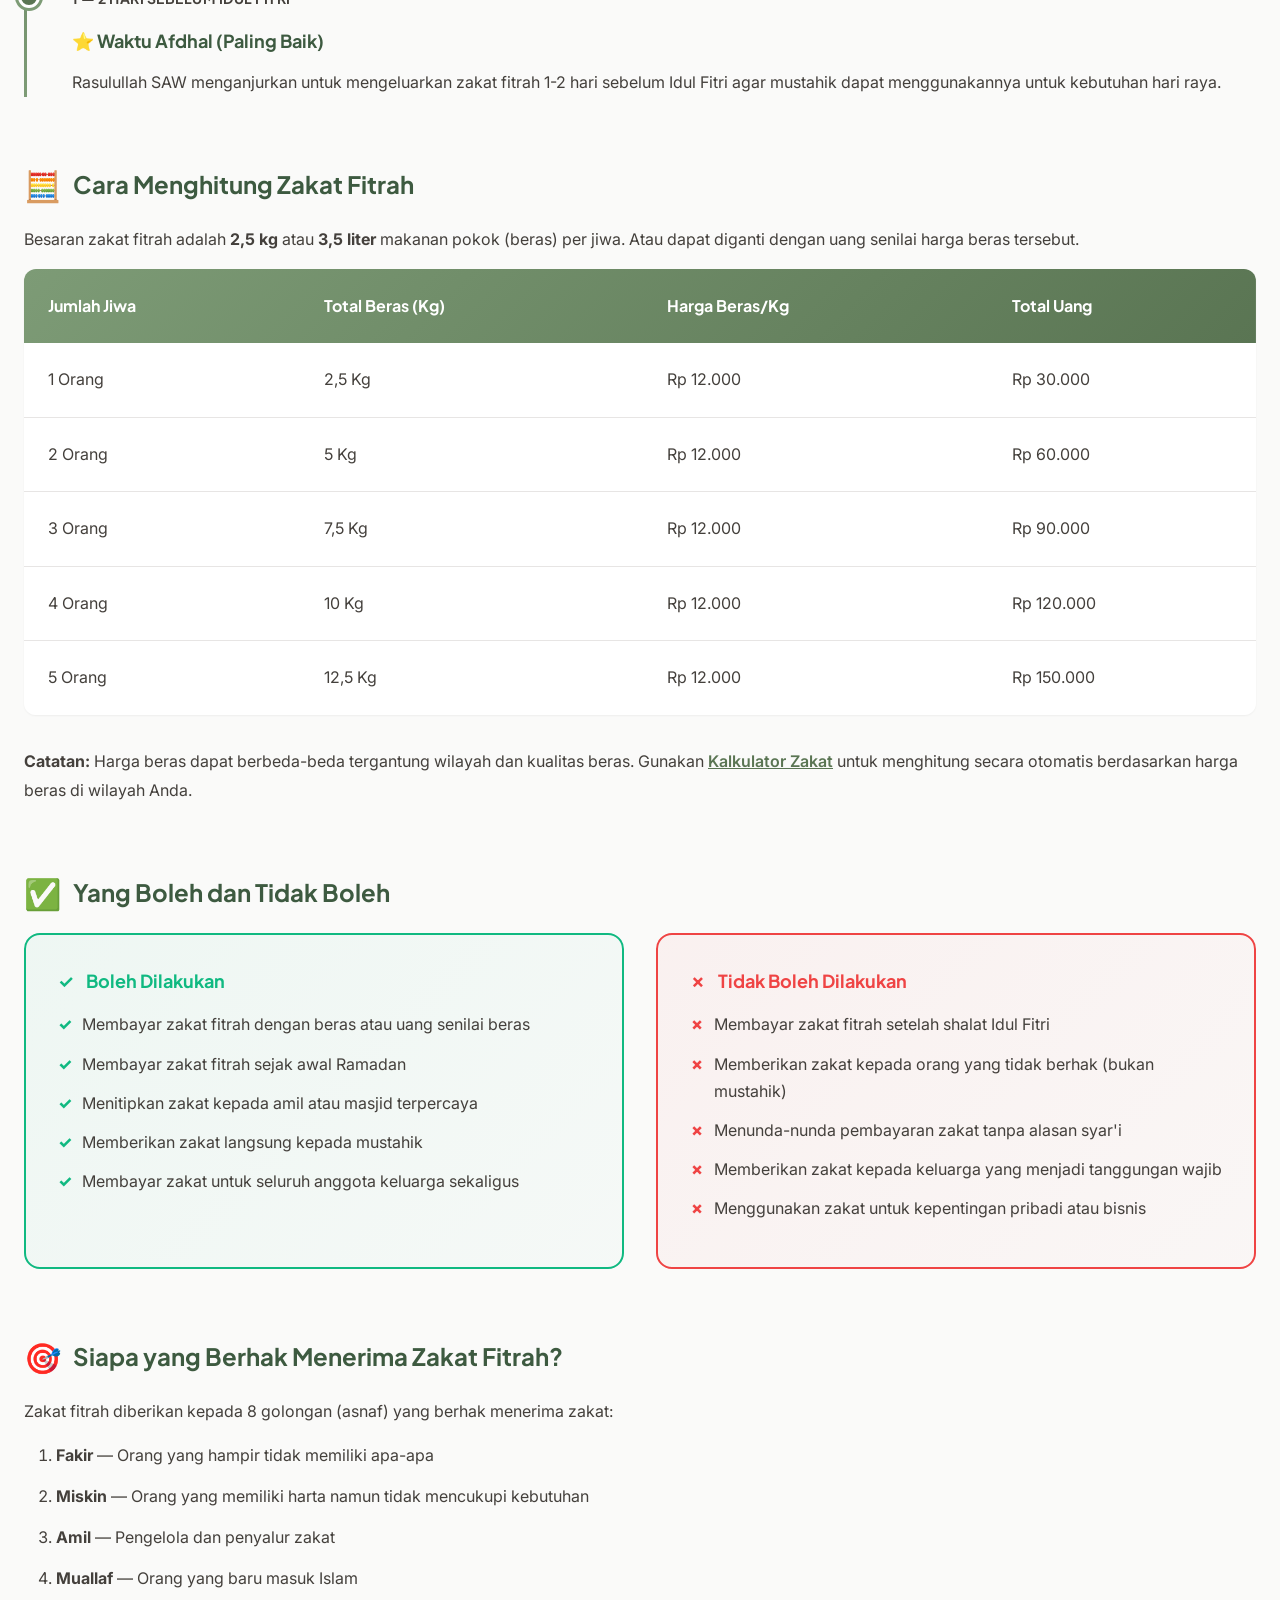
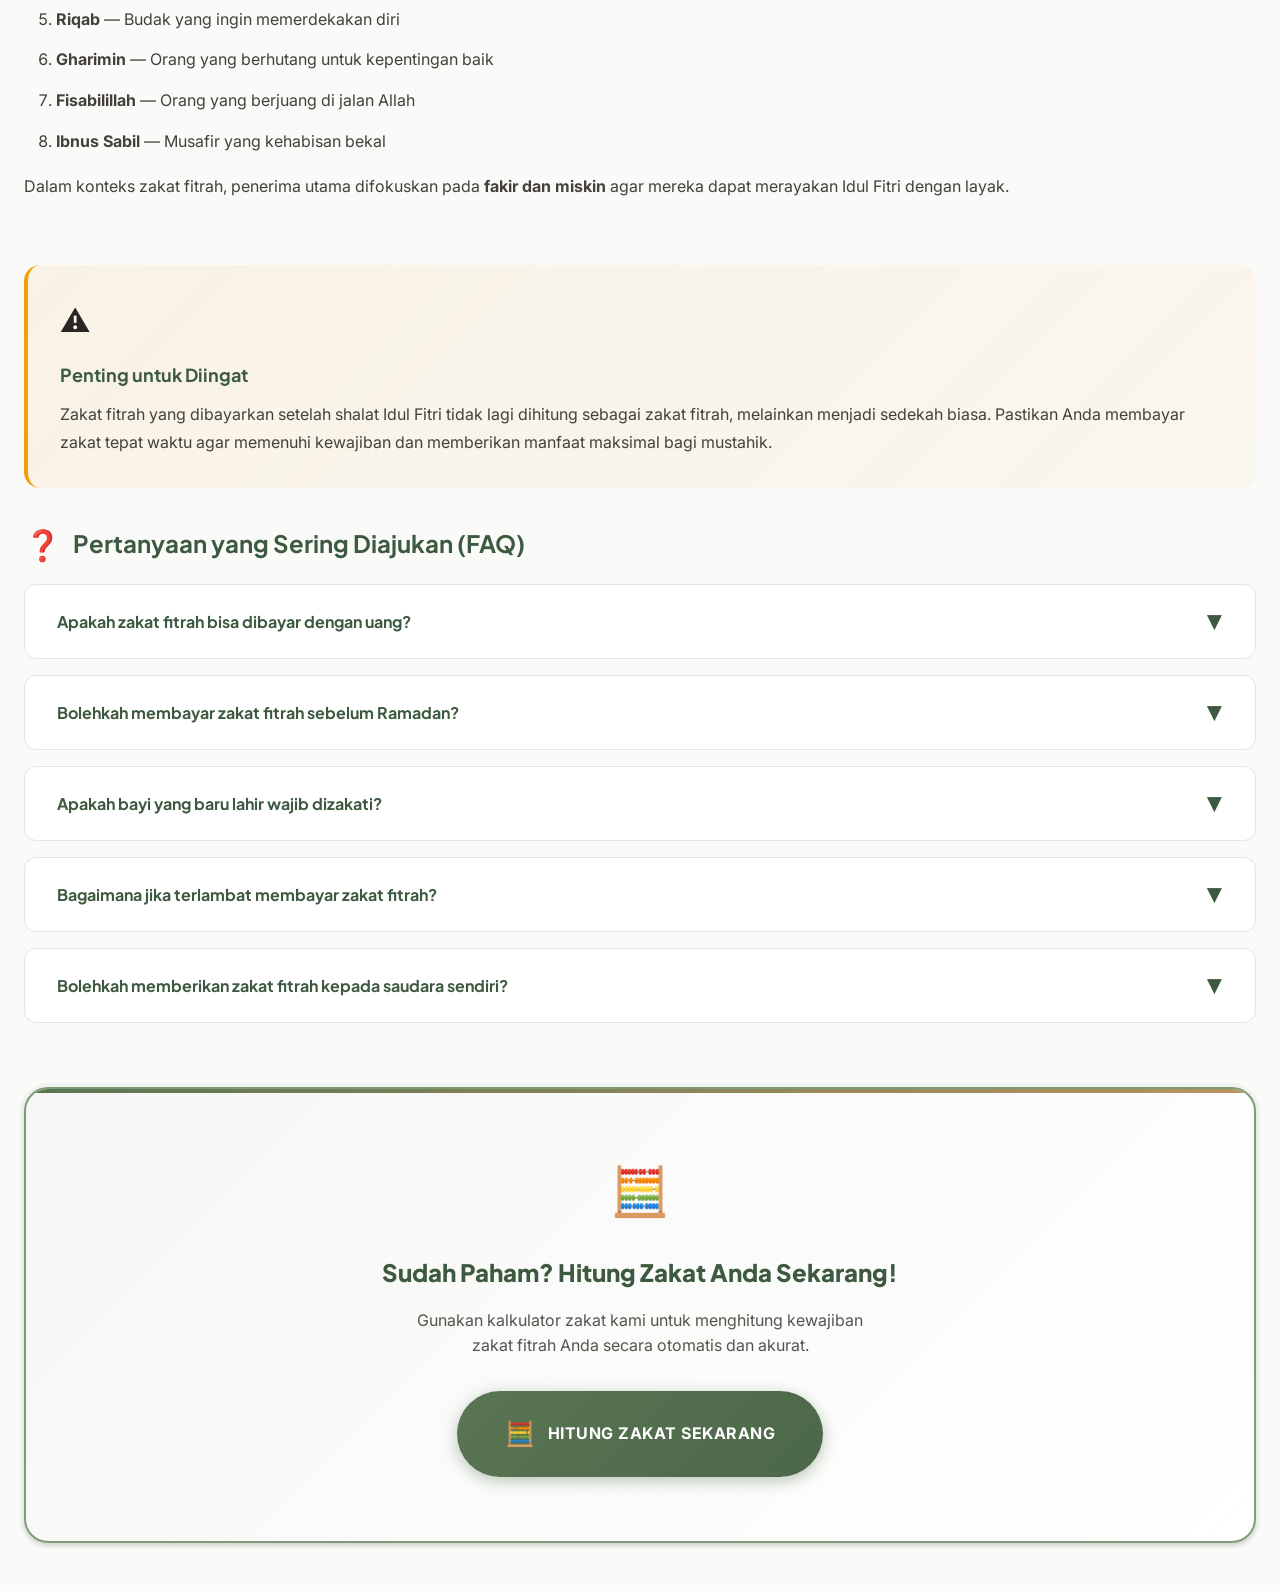
<file: Edukasi.html>
<!DOCTYPE html>
<html lang="id">
<head>
  <meta charset="UTF-8">
  <meta name="viewport" content="width=device-width, initial-scale=1.0">
  <title>Panduan Zakat Fitrah | Zakat Masjid</title>

  <!-- Global design system -->
  <link rel="stylesheet" href="asset/css/style.css">
  <!-- Page-specific styles -->
  <link rel="stylesheet" href="asset/css/panduan.css">
</head>
<body>

  <!-- ========================= HEADER ========================= -->
  <header class="main-header">
    <div class="container">
      <div class="header-content">

        <a href="dashboard.html" class="logo">
          <span class="logo-icon">🕌</span>
          <h1>Zakat Masjid</h1>
        </a>

        <!-- Hamburger Menu Button -->
        <button class="hamburger" id="hamburger" aria-label="Menu">
          <span></span>
          <span></span>
          <span></span>
        </button>

        <nav class="main-nav" id="mainNav">
          <a href="dashboard.html" class="nav-link">Dashboard</a>
          <a href="Kalkulator.html" class="nav-link">Hitung Zakat</a>
          <a href="masjid.html" class="nav-link">Masjid</a>
          <a href="Edukasi.html" class="nav-link active">Panduan</a>
        </nav>

        <button class="btn-profile" aria-label="Profil">
          <span class="avatar-small">B</span>
        </button>

      </div>
    </div>
  </header>

  <!-- Nav Overlay for Mobile -->
  <div class="nav-overlay" id="navOverlay"></div>

  <!-- ========================= MAIN ========================= -->
  <main class="dashboard-main">
    <div class="container">

      <!-- Page Header -->
      <div class="page-header">
        <div>
          <h1 class="page-title">📚 Panduan Zakat Fitrah</h1>
          <p class="page-subtitle">Pelajari semua hal tentang zakat fitrah — dari pengertian, syarat, hingga cara menghitungnya</p>
        </div>
      </div>

      <!-- ─── INTRO HIGHLIGHT ─── -->
      <div class="highlight-box">
        <span class="highlight-box-icon">💡</span>
        <h3 class="highlight-box-title">Apa itu Zakat Fitrah?</h3>
        <p>
          Zakat fitrah adalah zakat yang wajib dikeluarkan oleh setiap muslim menjelang Hari Raya Idul Fitri. 
          Zakat ini bertujuan untuk menyucikan diri setelah menjalankan ibadah puasa Ramadan dan membantu 
          fakir miskin agar mereka dapat merayakan Idul Fitri dengan layak.
        </p>
      </div>

      <!-- ─── SECTION: Pengertian ─── -->
      <section class="content-section">
        <h2 class="content-section-title">
          <span class="content-section-icon">📖</span>
          Pengertian Zakat Fitrah
        </h2>
        <p>
          Secara bahasa, <strong>zakat</strong> berarti "tumbuh", "berkembang", atau "mensucikan". 
          Sedangkan <strong>fitrah</strong> berasal dari kata "fithr" yang berarti berbuka atau kembali ke kesucian.
        </p>
        <p>
          Zakat fitrah adalah zakat yang wajib dikeluarkan pada bulan Ramadan sebelum pelaksanaan 
          shalat Idul Fitri. Hukumnya wajib bagi setiap muslim yang mampu, baik laki-laki maupun perempuan, 
          dewasa maupun anak-anak.
        </p>
      </section>

      <!-- ─── SECTION: Siapa yang Wajib ─── -->
      <section class="content-section">
        <h2 class="content-section-title">
          <span class="content-section-icon">👥</span>
          Siapa yang Wajib Membayar Zakat Fitrah?
        </h2>
        <p>Zakat fitrah wajib bagi setiap muslim yang memenuhi syarat berikut:</p>
        <ol>
          <li>Beragama Islam</li>
          <li>Hidup saat bulan Ramadan hingga menjelang Idul Fitri</li>
          <li>Memiliki kelebihan rezeki untuk kebutuhan diri dan keluarga pada hari raya</li>
        </ol>
        <p>
          Kepala keluarga wajib membayar zakat fitrah untuk dirinya sendiri dan seluruh anggota 
          keluarga yang menjadi tanggungannya, termasuk istri, anak, bahkan pembantu rumah tangga 
          yang beragama Islam.
        </p>
      </section>

      <!-- ─── SECTION: Waktu Pembayaran (Timeline) ─── -->
      <section class="content-section">
        <h2 class="content-section-title">
          <span class="content-section-icon">📅</span>
          Waktu Pembayaran Zakat Fitrah
        </h2>
        <p>Zakat fitrah dapat dibayarkan pada waktu-waktu berikut:</p>

        <div class="timeline">
          <div class="timeline-item">
            <p class="timeline-date">1 — 29 Ramadan</p>
            <h3 class="timeline-title">✅ Waktu Utama (Dianjurkan)</h3>
            <p class="timeline-desc">
              Zakat fitrah dapat dibayarkan mulai awal Ramadan hingga sebelum shalat Idul Fitri. 
              Waktu ini sangat dianjurkan agar amil dapat mendistribusikannya tepat waktu.
            </p>
          </div>

          <div class="timeline-item">
            <p class="timeline-date">Sebelum Shalat Id</p>
            <h3 class="timeline-title">⏰ Batas Akhir (Wajib)</h3>
            <p class="timeline-desc">
              Paling lambat zakat fitrah dibayarkan sebelum pelaksanaan shalat Idul Fitri. 
              Membayar setelah shalat Id hukumnya menjadi sedekah biasa, bukan zakat fitrah.
            </p>
          </div>

          <div class="timeline-item">
            <p class="timeline-date">1 — 2 Hari Sebelum Idul Fitri</p>
            <h3 class="timeline-title">⭐ Waktu Afdhal (Paling Baik)</h3>
            <p class="timeline-desc">
              Rasulullah SAW menganjurkan untuk mengeluarkan zakat fitrah 1-2 hari sebelum Idul Fitri 
              agar mustahik dapat menggunakannya untuk kebutuhan hari raya.
            </p>
          </div>
        </div>
      </section>

      <!-- ─── SECTION: Cara Menghitung (Table) ─── -->
      <section class="content-section">
        <h2 class="content-section-title">
          <span class="content-section-icon">🧮</span>
          Cara Menghitung Zakat Fitrah
        </h2>
        <p>
          Besaran zakat fitrah adalah <strong>2,5 kg</strong> atau <strong>3,5 liter</strong> 
          makanan pokok (beras) per jiwa. Atau dapat diganti dengan uang senilai harga beras tersebut.
        </p>

        <div class="calc-table-wrapper">
          <table class="calc-table">
            <thead>
              <tr>
                <th>Jumlah Jiwa</th>
                <th>Total Beras (Kg)</th>
                <th>Harga Beras/Kg</th>
                <th>Total Uang</th>
              </tr>
            </thead>
            <tbody>
              <tr>
                <td>1 Orang</td>
                <td>2,5 Kg</td>
                <td>Rp 12.000</td>
                <td>Rp 30.000</td>
              </tr>
              <tr>
                <td>2 Orang</td>
                <td>5 Kg</td>
                <td>Rp 12.000</td>
                <td>Rp 60.000</td>
              </tr>
              <tr>
                <td>3 Orang</td>
                <td>7,5 Kg</td>
                <td>Rp 12.000</td>
                <td>Rp 90.000</td>
              </tr>
              <tr>
                <td>4 Orang</td>
                <td>10 Kg</td>
                <td>Rp 12.000</td>
                <td>Rp 120.000</td>
              </tr>
              <tr>
                <td>5 Orang</td>
                <td>12,5 Kg</td>
                <td>Rp 12.000</td>
                <td>Rp 150.000</td>
              </tr>
            </tbody>
          </table>
        </div>

        <p>
          <strong>Catatan:</strong> Harga beras dapat berbeda-beda tergantung wilayah dan kualitas beras. 
          Gunakan <a href="Kalkulator.html" style="color: var(--primary-green); font-weight: 600;">Kalkulator Zakat</a> 
          untuk menghitung secara otomatis berdasarkan harga beras di wilayah Anda.
        </p>
      </section>

      <!-- ─── SECTION: Do & Don't ─── -->
      <section class="content-section">
        <h2 class="content-section-title">
          <span class="content-section-icon">✅</span>
          Yang Boleh dan Tidak Boleh
        </h2>

        <div class="do-dont-grid">
          <!-- DO -->
          <div class="do-card">
            <h3 class="do-card-title">
              <span>✓</span> Boleh Dilakukan
            </h3>
            <ul>
              <li>Membayar zakat fitrah dengan beras atau uang senilai beras</li>
              <li>Membayar zakat fitrah sejak awal Ramadan</li>
              <li>Menitipkan zakat kepada amil atau masjid terpercaya</li>
              <li>Memberikan zakat langsung kepada mustahik</li>
              <li>Membayar zakat untuk seluruh anggota keluarga sekaligus</li>
            </ul>
          </div>

          <!-- DON'T -->
          <div class="dont-card">
            <h3 class="dont-card-title">
              <span>✗</span> Tidak Boleh Dilakukan
            </h3>
            <ul>
              <li>Membayar zakat fitrah setelah shalat Idul Fitri</li>
              <li>Memberikan zakat kepada orang yang tidak berhak (bukan mustahik)</li>
              <li>Menunda-nunda pembayaran zakat tanpa alasan syar'i</li>
              <li>Memberikan zakat kepada keluarga yang menjadi tanggungan wajib</li>
              <li>Menggunakan zakat untuk kepentingan pribadi atau bisnis</li>
            </ul>
          </div>
        </div>
      </section>

      <!-- ─── SECTION: Penerima Zakat ─── -->
      <section class="content-section">
        <h2 class="content-section-title">
          <span class="content-section-icon">🎯</span>
          Siapa yang Berhak Menerima Zakat Fitrah?
        </h2>
        <p>Zakat fitrah diberikan kepada 8 golongan (asnaf) yang berhak menerima zakat:</p>
        <ol>
          <li><strong>Fakir</strong> — Orang yang hampir tidak memiliki apa-apa</li>
          <li><strong>Miskin</strong> — Orang yang memiliki harta namun tidak mencukupi kebutuhan</li>
          <li><strong>Amil</strong> — Pengelola dan penyalur zakat</li>
          <li><strong>Muallaf</strong> — Orang yang baru masuk Islam</li>
          <li><strong>Riqab</strong> — Budak yang ingin memerdekakan diri</li>
          <li><strong>Gharimin</strong> — Orang yang berhutang untuk kepentingan baik</li>
          <li><strong>Fisabilillah</strong> — Orang yang berjuang di jalan Allah</li>
          <li><strong>Ibnus Sabil</strong> — Musafir yang kehabisan bekal</li>
        </ol>
        <p>
          Dalam konteks zakat fitrah, penerima utama difokuskan pada <strong>fakir dan miskin</strong> 
          agar mereka dapat merayakan Idul Fitri dengan layak.
        </p>
      </section>

      <!-- ─── WARNING BOX ─── -->
      <div class="highlight-box warning">
        <span class="highlight-box-icon">⚠️</span>
        <h3 class="highlight-box-title">Penting untuk Diingat</h3>
        <p>
          Zakat fitrah yang dibayarkan setelah shalat Idul Fitri tidak lagi dihitung sebagai 
          zakat fitrah, melainkan menjadi sedekah biasa. Pastikan Anda membayar zakat tepat waktu 
          agar memenuhi kewajiban dan memberikan manfaat maksimal bagi mustahik.
        </p>
      </div>

      <!-- ─── SECTION: FAQ ─── -->
      <section class="content-section">
        <h2 class="content-section-title">
          <span class="content-section-icon">❓</span>
          Pertanyaan yang Sering Diajukan (FAQ)
        </h2>

        <div class="faq-accordion">

          <!-- FAQ 1 -->
          <div class="faq-item">
            <button class="faq-question">
              <span>Apakah zakat fitrah bisa dibayar dengan uang?</span>
              <span class="faq-icon">▼</span>
            </button>
            <div class="faq-answer">
              <div class="faq-answer-content">
                <p>
                  Ya, zakat fitrah boleh dibayar dengan uang senilai 2,5 kg beras. 
                  Ulama memperbolehkan hal ini untuk memudahkan muzakki (pembayar zakat) 
                  dan mustahik (penerima zakat). Pastikan nilai uang yang dibayarkan sesuai 
                  dengan harga beras di wilayah Anda.
                </p>
              </div>
            </div>
          </div>

          <!-- FAQ 2 -->
          <div class="faq-item">
            <button class="faq-question">
              <span>Bolehkah membayar zakat fitrah sebelum Ramadan?</span>
              <span class="faq-icon">▼</span>
            </button>
            <div class="faq-answer">
              <div class="faq-answer-content">
                <p>
                  Mayoritas ulama berpendapat bahwa zakat fitrah sebaiknya dibayarkan 
                  mulai awal Ramadan. Ada perbedaan pendapat mengenai pembayaran sebelum Ramadan, 
                  namun untuk lebih aman, sebaiknya dibayarkan mulai 1 Ramadan hingga sebelum shalat Id.
                </p>
              </div>
            </div>
          </div>

          <!-- FAQ 3 -->
          <div class="faq-item">
            <button class="faq-question">
              <span>Apakah bayi yang baru lahir wajib dizakati?</span>
              <span class="faq-icon">▼</span>
            </button>
            <div class="faq-answer">
              <div class="faq-answer-content">
                <p>
                  Ya, bayi yang lahir sebelum matahari terbenam pada akhir bulan Ramadan 
                  wajib dizakati fitrahnya oleh orang tua atau walinya. Namun jika bayi lahir 
                  setelah matahari terbenam di malam Idul Fitri, maka tidak wajib dizakati.
                </p>
              </div>
            </div>
          </div>

          <!-- FAQ 4 -->
          <div class="faq-item">
            <button class="faq-question">
              <span>Bagaimana jika terlambat membayar zakat fitrah?</span>
              <span class="faq-icon">▼</span>
            </button>
            <div class="faq-answer">
              <div class="faq-answer-content">
                <p>
                  Jika terlambat membayar zakat fitrah (setelah shalat Idul Fitri), 
                  pembayaran tersebut dihitung sebagai sedekah biasa, bukan zakat fitrah. 
                  Namun tetap wajib dibayarkan sebagai qadha (mengganti kewajiban) dan bernilai dosa 
                  karena menunda kewajiban. Segera bayarkan dan bertaubat kepada Allah.
                </p>
              </div>
            </div>
          </div>

          <!-- FAQ 5 -->
          <div class="faq-item">
            <button class="faq-question">
              <span>Bolehkah memberikan zakat fitrah kepada saudara sendiri?</span>
              <span class="faq-icon">▼</span>
            </button>
            <div class="faq-answer">
              <div class="faq-answer-content">
                <p>
                  Boleh, selama saudara tersebut termasuk golongan mustahik (penerima zakat) 
                  dan bukan orang yang menjadi tanggungan wajib Anda. Misalnya, Anda boleh memberikan 
                  zakat kepada adik, kakak, paman, atau bibi yang memang membutuhkan, tetapi tidak boleh 
                  memberikan kepada orang tua, anak, atau istri karena mereka adalah tanggungan wajib.
                </p>
              </div>
            </div>
          </div>

        </div>
      </section>

      <!-- ─── CTA CARD ─── -->
      <div class="card card-highlight">
        <div class="card-body" style="text-align: center; padding: var(--space-3xl);">
          <span style="font-size: 3rem; display: block; margin-bottom: var(--space-lg);">🧮</span>
          <h3 style="font-family: var(--font-display); font-size: var(--text-2xl); font-weight: 800; color: var(--primary-green-dark); margin-bottom: var(--space-md);">
            Sudah Paham? Hitung Zakat Anda Sekarang!
          </h3>
          <p style="color: var(--neutral-600); margin-bottom: var(--space-xl); max-width: 480px; margin-left: auto; margin-right: auto;">
            Gunakan kalkulator zakat kami untuk menghitung kewajiban zakat fitrah Anda 
            secara otomatis dan akurat.
          </p>
          <a href="Kalkulator.html" class="btn btn-primary btn-large">
            <span class="btn-icon">🧮</span> Hitung Zakat Sekarang
          </a>
        </div>
      </div>

    </div><!-- end .container -->
  </main>

  <!-- FOOTER DIHAPUS (sesuai permintaan sebelumnya) -->

  <!-- JS -->
  <script src="asset/js/hamburger.js"></script>
  <script src="asset/js/nav.js"></script>
  <script src="asset/js/panduan.js"></script>

</body>

</html>
</file>
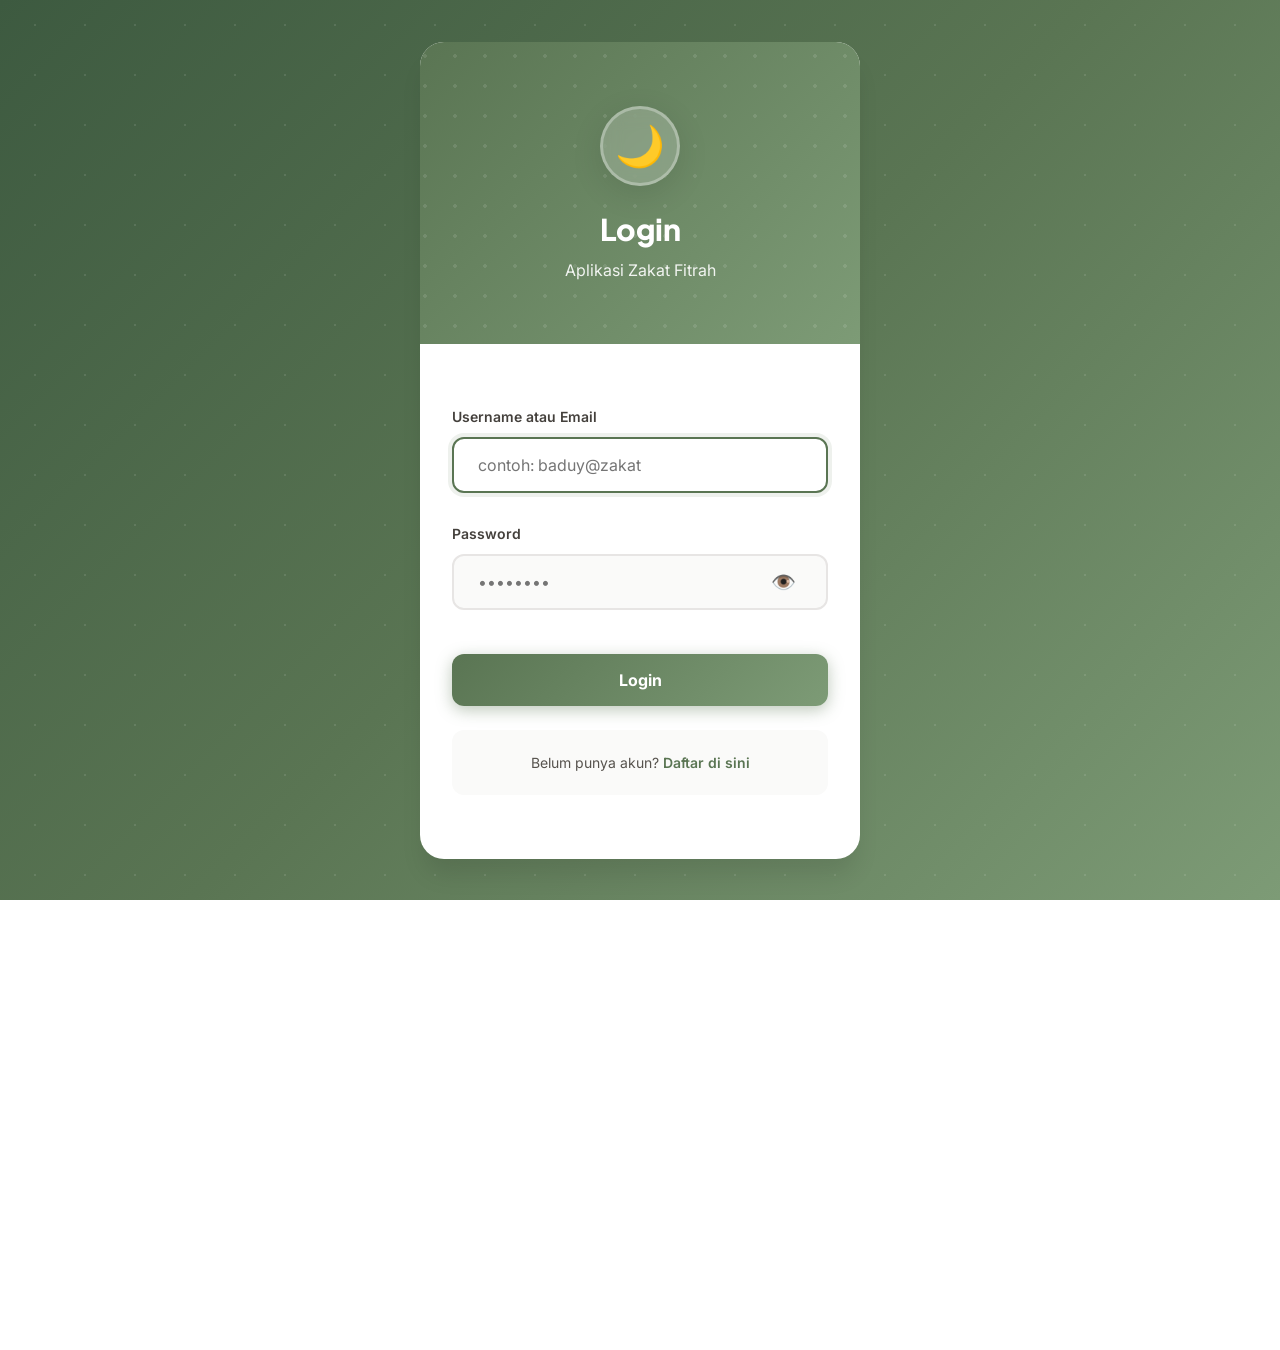
<file: login.html>
<!DOCTYPE html>
<html lang="id">
<head>
    <meta charset="UTF-8">
    <meta name="viewport" content="width=device-width, initial-scale=1.0">
    <title>Login - Zakat Fitrah</title>
    <link href="https://fonts.googleapis.com/css2?family=Inter:wght@400;500;600;700&family=Plus+Jakarta+Sans:wght@600;700;800&display=swap" rel="stylesheet">
    <style>
        /* ===========================
           DESIGN TOKENS
           =========================== */
        :root {
            --primary-green: #5a7553;
            --primary-green-dark: #3d5a40;
            --primary-green-light: #7d9b76;
            
            --secondary-gold: #b8935e;
            
            --neutral-50: #fafaf9;
            --neutral-100: #f5f5f4;
            --neutral-200: #e7e5e4;
            --neutral-500: #78716c;
            --neutral-600: #57534e;
            --neutral-700: #44403c;
            
            --success: #10b981;
            --success-light: #d1fae5;
            --error: #ef4444;
            --warning: #f59e0b;
            --warning-light: #fef3c7;
            
            --space-xs: 0.5rem;
            --space-sm: 0.75rem;
            --space-md: 1rem;
            --space-lg: 1.5rem;
            --space-xl: 2rem;
            --space-2xl: 3rem;
            --space-3xl: 4rem;
            
            --font-sans: 'Inter', -apple-system, sans-serif;
            --font-display: 'Plus Jakarta Sans', var(--font-sans);
            
            --text-xs: 0.75rem;
            --text-sm: 0.875rem;
            --text-base: 1rem;
            --text-lg: 1.125rem;
            --text-xl: 1.25rem;
            --text-2xl: 1.5rem;
            --text-3xl: 1.875rem;
            
            --radius-md: 0.5rem;
            --radius-lg: 0.75rem;
            --radius-xl: 1rem;
            --radius-2xl: 1.5rem;
            --radius-full: 9999px;
            
            --shadow-sm: 0 1px 2px 0 rgba(0, 0, 0, 0.05);
            --shadow-md: 0 4px 6px -1px rgba(0, 0, 0, 0.1);
            --shadow-lg: 0 10px 15px -3px rgba(0, 0, 0, 0.1);
            --shadow-xl: 0 20px 25px -5px rgba(0, 0, 0, 0.1);
            
            --transition-base: 250ms cubic-bezier(0.4, 0, 0.2, 1);
        }

        * {
            margin: 0;
            padding: 0;
            box-sizing: border-box;
        }

        body {
            font-family: var(--font-sans);
            background: linear-gradient(135deg, var(--primary-green-dark) 0%, var(--primary-green) 50%, var(--primary-green-light) 100%);
            background-attachment: fixed;
            min-height: 100vh;
            display: flex;
            align-items: center;
            justify-content: center;
            padding: var(--space-xl);
            position: relative;
        }

        body::before {
            content: '';
            position: absolute;
            top: -50%;
            right: -50%;
            width: 200%;
            height: 200%;
            background: radial-gradient(circle, rgba(255, 255, 255, 0.1) 1px, transparent 1px);
            background-size: 50px 50px;
            animation: moveBackground 20s linear infinite;
            pointer-events: none;
        }

        @keyframes moveBackground {
            0% { transform: translate(0, 0); }
            100% { transform: translate(50px, 50px); }
        }

        .container {
            background: white;
            border-radius: var(--radius-2xl);
            box-shadow: var(--shadow-xl);
            overflow: hidden;
            max-width: 440px;
            width: 100%;
            animation: slideUp 0.6s cubic-bezier(0.34, 1.56, 0.64, 1);
            position: relative;
            z-index: 1;
        }

        @keyframes slideUp {
            from {
                opacity: 0;
                transform: translateY(50px) scale(0.95);
            }
            to {
                opacity: 1;
                transform: translateY(0) scale(1);
            }
        }

        .header {
            background: linear-gradient(135deg, var(--primary-green), var(--primary-green-light));
            color: white;
            padding: var(--space-3xl) var(--space-xl);
            text-align: center;
            position: relative;
            overflow: hidden;
        }

        .header::before {
            content: '';
            position: absolute;
            top: -50%;
            right: -50%;
            width: 200%;
            height: 200%;
            background: radial-gradient(circle, rgba(255, 255, 255, 0.1) 2px, transparent 2px);
            background-size: 30px 30px;
            animation: rotatePattern 30s linear infinite;
        }

        @keyframes rotatePattern {
            from { transform: rotate(0deg); }
            to { transform: rotate(360deg); }
        }

        .header-icon {
            width: 80px;
            height: 80px;
            background: rgba(255, 255, 255, 0.2);
            border-radius: var(--radius-full);
            display: flex;
            align-items: center;
            justify-content: center;
            margin: 0 auto var(--space-lg);
            font-size: 2.5rem;
            backdrop-filter: blur(10px);
            border: 3px solid rgba(255, 255, 255, 0.3);
            box-shadow: 0 8px 32px rgba(0, 0, 0, 0.1);
            animation: pulse 2s ease-in-out infinite;
            position: relative;
            z-index: 1;
        }

        @keyframes pulse {
            0%, 100% {
                transform: scale(1);
            }
            50% {
                transform: scale(1.05);
            }
        }

        .header h1 {
            font-family: var(--font-display);
            font-size: var(--text-3xl);
            font-weight: 800;
            margin-bottom: var(--space-sm);
            position: relative;
            z-index: 1;
        }

        .header p {
            color: rgba(255, 255, 255, 0.9);
            font-size: var(--text-base);
            position: relative;
            z-index: 1;
        }

        .form-container {
            padding: var(--space-3xl) var(--space-xl);
        }

        .alert {
            padding: var(--space-md) var(--space-lg);
            border-radius: var(--radius-lg);
            margin-bottom: var(--space-lg);
            display: none;
            font-size: var(--text-sm);
            font-weight: 500;
            animation: shake 0.5s ease;
        }

        .alert.show {
            display: block;
        }

        .alert-error {
            background: #fee2e2;
            color: var(--error);
            border-left: 4px solid var(--error);
        }

        .alert-warning {
            background: var(--warning-light);
            color: #b45309;
            border-left: 4px solid var(--warning);
        }

        .alert-success {
            background: var(--success-light);
            color: var(--success);
            border-left: 4px solid var(--success);
        }

        @keyframes shake {
            0%, 100% { transform: translateX(0); }
            25% { transform: translateX(-10px); }
            75% { transform: translateX(10px); }
        }

        .form-group {
            margin-bottom: var(--space-xl);
        }

        .form-group label {
            display: block;
            margin-bottom: var(--space-sm);
            color: var(--neutral-700);
            font-weight: 600;
            font-size: var(--text-sm);
        }

        .input-wrapper {
            position: relative;
        }

        .form-group input {
            width: 100%;
            padding: var(--space-md) var(--space-lg);
            border: 2px solid var(--neutral-200);
            border-radius: var(--radius-lg);
            font-size: var(--text-base);
            font-family: var(--font-sans);
            transition: all var(--transition-base);
            background: var(--neutral-50);
        }

        .form-group input:focus {
            outline: none;
            border-color: var(--primary-green);
            box-shadow: 0 0 0 4px rgba(90, 117, 83, 0.1);
            background: white;
        }

        .password-container {
            position: relative;
        }

        .password-container input {
            padding-right: 3rem;
        }

        .toggle-password {
            position: absolute;
            right: var(--space-lg);
            top: 50%;
            transform: translateY(-50%);
            background: none;
            border: none;
            cursor: pointer;
            color: var(--neutral-500);
            font-size: var(--text-xl);
            padding: var(--space-xs);
            transition: all var(--transition-base);
            border-radius: var(--radius-md);
        }

        .toggle-password:hover {
            color: var(--primary-green);
            background: rgba(90, 117, 83, 0.1);
        }

        .error-message {
            color: var(--error);
            font-size: var(--text-xs);
            margin-top: var(--space-xs);
            display: none;
        }

        .error-message.show {
            display: block;
        }

        .btn {
            width: 100%;
            padding: var(--space-md) var(--space-lg);
            background: linear-gradient(135deg, var(--primary-green), var(--primary-green-light));
            color: white;
            border: none;
            border-radius: var(--radius-lg);
            font-size: var(--text-base);
            font-weight: 700;
            cursor: pointer;
            transition: all var(--transition-base);
            box-shadow: 0 4px 16px rgba(90, 117, 83, 0.4);
            font-family: var(--font-sans);
            position: relative;
            overflow: hidden;
            margin-top: var(--space-sm);
        }

        .btn::before {
            content: '';
            position: absolute;
            top: 50%;
            left: 50%;
            width: 0;
            height: 0;
            border-radius: 50%;
            background: rgba(255, 255, 255, 0.2);
            transform: translate(-50%, -50%);
            transition: width 0.6s, height 0.6s;
        }

        .btn:hover::before {
            width: 300px;
            height: 300px;
        }

        .btn:hover {
            transform: translateY(-2px);
            box-shadow: 0 8px 24px rgba(90, 117, 83, 0.5);
        }

        .btn:active {
            transform: translateY(0);
        }

        .btn:disabled {
            background: var(--neutral-200);
            cursor: not-allowed;
            box-shadow: none;
        }

        .signup-link {
            text-align: center;
            margin-top: var(--space-lg);
            padding: var(--space-lg);
            background: var(--neutral-50);
            border-radius: var(--radius-lg);
            color: var(--neutral-600);
            font-size: var(--text-sm);
        }

        .signup-link a {
            color: var(--primary-green);
            text-decoration: none;
            font-weight: 600;
            transition: all var(--transition-base);
        }

        .signup-link a:hover {
            color: var(--primary-green-dark);
            text-decoration: underline;
        }

        /* Demo credentials hint - subtle */
        .demo-hint {
            text-align: center;
            margin-top: var(--space-md);
            font-size: var(--text-xs);
            color: var(--neutral-400);
        }

        .demo-hint span {
            background: var(--neutral-100);
            padding: 0.2rem 0.5rem;
            border-radius: var(--radius-full);
            font-family: monospace;
            color: var(--primary-green);
        }

        @media (max-width: 480px) {
            body {
                padding: var(--space-md);
            }

            .header {
                padding: var(--space-2xl) var(--space-lg);
            }

            .header h1 {
                font-size: var(--text-2xl);
            }

            .header-icon {
                width: 70px;
                height: 70px;
                font-size: 2rem;
            }

            .form-container {
                padding: var(--space-xl) var(--space-lg);
            }
        }
    </style>
</head>
<body>
    <div class="container">
        <div class="header">
            <div class="header-icon">🌙</div>
            <h1>Login</h1>
            <p>Aplikasi Zakat Fitrah</p>
        </div>

        <div class="form-container">
            <div class="alert alert-error" id="alertMessage"></div>

            <form id="loginForm">
                <div class="form-group">
                    <label for="username">Username atau Email</label>
                    <input type="text" id="username" name="username" placeholder="contoh: baduy@zakat" required>
                    <div class="error-message" id="usernameError"></div>
                </div>

                <div class="form-group">
                    <label for="password">Password</label>
                    <div class="password-container">
                        <input type="password" id="password" name="password" placeholder="••••••••" required>
                        <button type="button" class="toggle-password" onclick="togglePassword()" id="toggleIcon">👁️</button>
                    </div>
                    <div class="error-message" id="passwordError"></div>
                </div>

                <button type="submit" class="btn" id="loginBtn">Login</button>
            </form>

           

            <div class="signup-link">
                Belum punya akun? <a href="signup.html">Daftar di sini</a>
            </div>
        </div>
    </div>

    <script>
        const passwordInput = document.getElementById('password');
        const form = document.getElementById('loginForm');
        const alertMessage = document.getElementById('alertMessage');

        // Toggle password visibility
        function togglePassword() {
            const field = document.getElementById('password');
            const icon = document.getElementById('toggleIcon');
            
            if (field.type === 'password') {
                field.type = 'text';
                icon.textContent = '🔒';
            } else {
                field.type = 'password';
                icon.textContent = '👁️';
            }
        }

        // Show alert message
        function showAlert(message, type = 'error') {
            alertMessage.textContent = message;
            alertMessage.className = 'alert alert-' + type + ' show';
            
            setTimeout(() => {
                alertMessage.classList.remove('show');
            }, 5000);
        }

        // Initialize default users if not exists
        function initializeDefaultUsers() {
            const users = JSON.parse(localStorage.getItem('zakatUsers') || '[]');
            
            // Check if default user already exists
            const defaultUserExists = users.some(u => u.email === 'baduy@zakat');
            
            if (!defaultUserExists) {
                // Add default user (TANPA hasLoggedIn)
                users.push({
                    username: 'baduy',
                    email: 'baduy@zakat',
                    password: 'zakat',
                    fullname: 'Baduy User',
                    createdAt: new Date().toISOString()
                });
                
                localStorage.setItem('zakatUsers', JSON.stringify(users));
                console.log('Default user created: baduy@zakat / zakat');
            } else {
                // Update existing user to remove hasLoggedIn if it exists
                const updatedUsers = users.map(user => {
                    if (user.email === 'baduy@zakat' || user.username === 'baduy') {
                        // Hapus properti hasLoggedIn jika ada
                        const { hasLoggedIn, ...cleanUser } = user;
                        return cleanUser;
                    }
                    return user;
                });
                localStorage.setItem('zakatUsers', JSON.stringify(updatedUsers));
            }
        }

        // Form submission
        form.addEventListener('submit', function(e) {
            e.preventDefault();
            
            // Clear previous errors
            document.querySelectorAll('.error-message').forEach(el => el.classList.remove('show'));
            alertMessage.classList.remove('show');
            
            // Get form values
            const usernameOrEmail = document.getElementById('username').value.trim();
            const password = passwordInput.value;
            
            // Validate inputs
            if (!usernameOrEmail) {
                document.getElementById('usernameError').textContent = 'Username atau email harus diisi';
                document.getElementById('usernameError').classList.add('show');
                return;
            }
            
            if (!password) {
                document.getElementById('passwordError').textContent = 'Password harus diisi';
                document.getElementById('passwordError').classList.add('show');
                return;
            }
            
            // Get users from localStorage
            const users = JSON.parse(localStorage.getItem('zakatUsers') || '[]');
            
            // Find user by username or email
            const user = users.find(u => 
                u.username === usernameOrEmail || u.email === usernameOrEmail
            );
            
            if (!user) {
                showAlert('Username atau email tidak ditemukan!', 'error');
                return;
            }
            
            // Verify password
            if (user.password !== password) {
                showAlert('Password salah!', 'error');
                return;
            }
            
            // TIDAK ADA CEK hasLoggedIn - AKUN BISA DIGUNAKAN BERKALI-KALI
            
            // Set current session
            sessionStorage.setItem('currentUser', JSON.stringify({
                username: user.username,
                fullname: user.fullname || user.username,
                email: user.email,
                loginAt: new Date().toISOString()
            }));
            
            // Show success and redirect
            showAlert('Login berhasil! Mengalihkan...', 'success');
            
            setTimeout(() => {
                window.location.href = 'dashboard.html';
            }, 1500);
        });

        // Check if user is already logged in (session)
        window.addEventListener('load', function() {
            // Initialize default users
            initializeDefaultUsers();
            
            const currentUser = sessionStorage.getItem('currentUser');
            if (currentUser) {
                window.location.href = 'dashboard.html';
            }
            
            // Tidak ada auto-fill, user harus mengetik sendiri
        });

        // Auto-focus username
        document.getElementById('username').focus();
    </script>
</body>
</html>
</file>
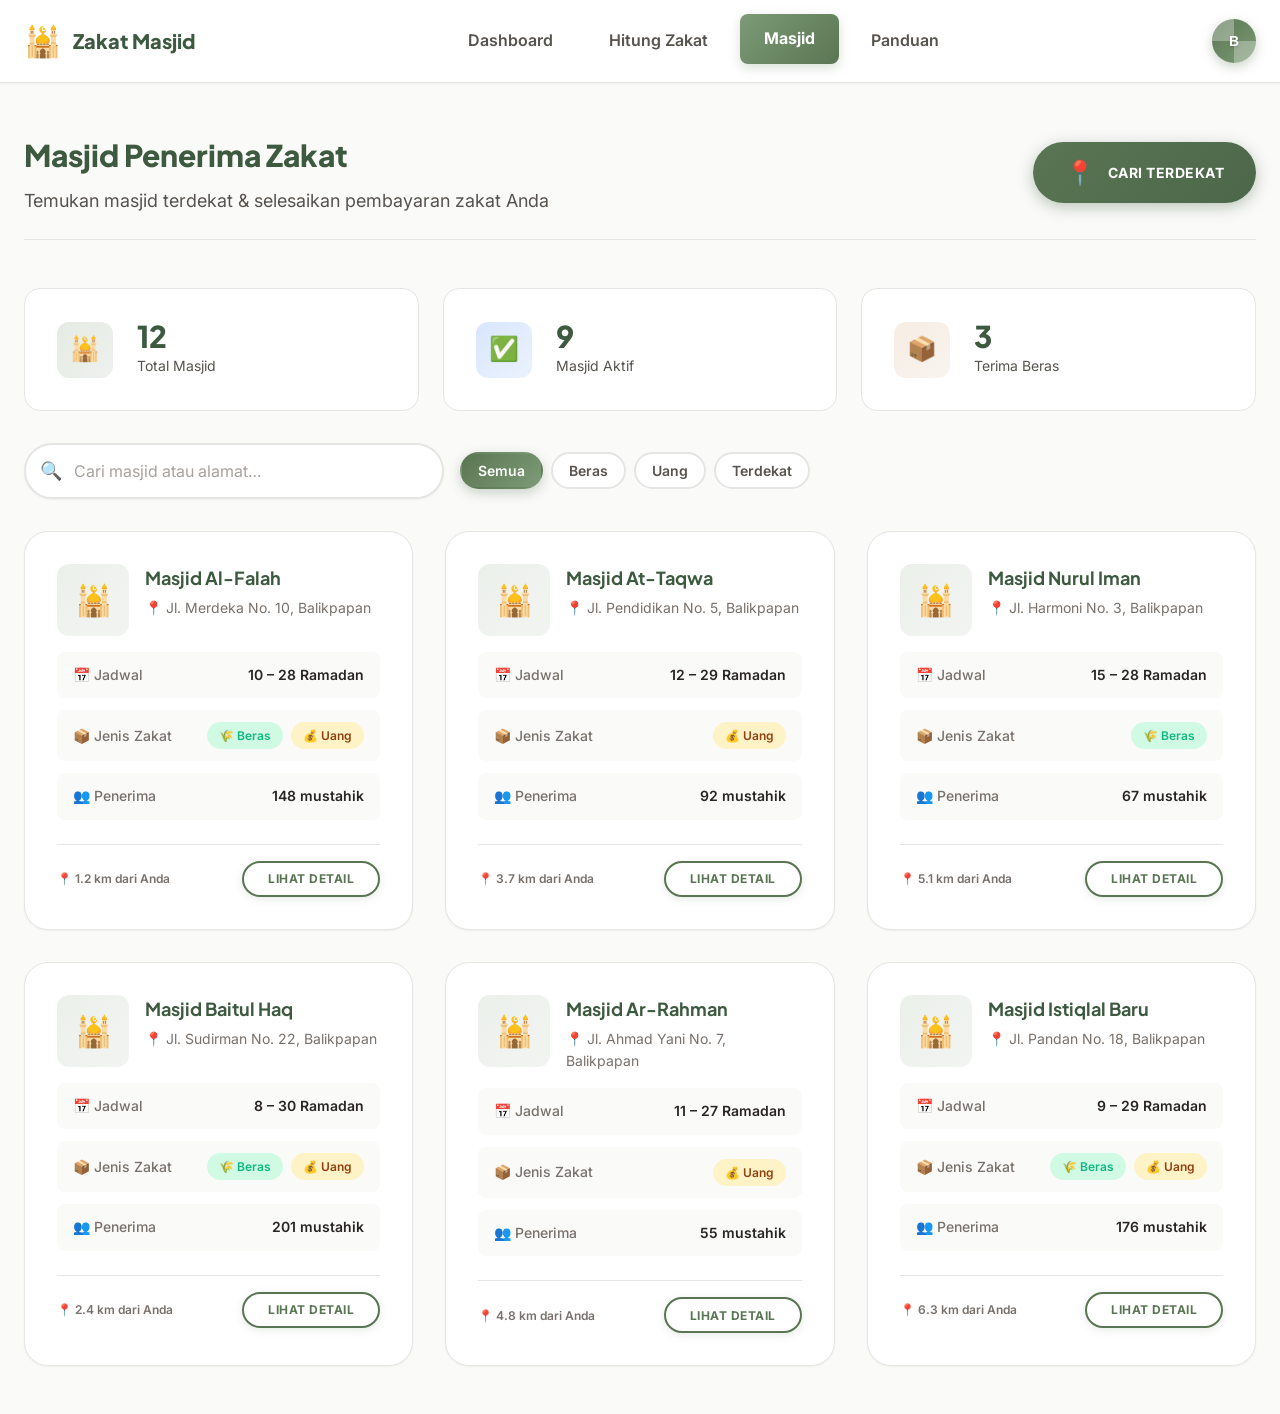
<file: masjid.html>
<!DOCTYPE html>
<html lang="id">
<head>
  <meta charset="UTF-8">
  <meta name="viewport" content="width=device-width, initial-scale=1.0">
  <title>Masjid Penerima Zakat | Zakat Masjid</title>
  <link rel="stylesheet" href="asset/css/style.css">
  <link rel="stylesheet" href="asset/css/masjid.css">

  <style>
    /* ── Modal Overlay ── */
    .modal-overlay {
      display: none;
      position: fixed;
      inset: 0;
      background: rgba(0,0,0,.45);
      backdrop-filter: blur(3px);
      z-index: 2000;
      align-items: flex-start;
      justify-content: center;
      padding: 1.5rem 1rem;
      overflow-y: auto;
    }
    .modal-overlay.open { display: flex; }

    /* ── Modal Box ── */
    .modal-box {
      background: white;
      border-radius: var(--radius-2xl);
      width: 100%;
      max-width: 560px;
      max-height: 90vh;
      overflow-y: auto;
      box-shadow: 0 20px 60px rgba(0,0,0,.2);
      animation: modalIn .28s cubic-bezier(.34,1.56,.64,1);
    }
    @keyframes modalIn {
      from { transform: translateY(24px); opacity: 0; }
      to   { transform: translateY(0);    opacity: 1; }
    }

    /* ── Modal Header ── */
    .modal-head {
      padding: var(--space-xl);
      background: linear-gradient(135deg, var(--primary-green), var(--primary-green-dark));
      border-radius: var(--radius-2xl) var(--radius-2xl) 0 0;
      display: flex;
      align-items: flex-start;
      justify-content: space-between;
      gap: var(--space-md);
      position: relative;
      overflow: hidden;
    }
    .modal-head-left { position: relative; z-index: 1; }
    .modal-head-icon { font-size: 2rem; display: block; margin-bottom: .25rem; }
    .modal-head-name {
      font-family: var(--font-display);
      font-size: var(--text-xl);
      font-weight: 700;
      color: white;
    }
    .modal-head-addr {
      font-size: var(--text-sm);
      color: rgba(255,255,255,.78);
      margin-top: .2rem;
      display: block;
    }
    .modal-close-btn {
      background: transparent;
      border: none;
      width: 32px; height: 32px;
      border-radius: 50%;
      cursor: pointer;
      color: white;
      font-size: 1rem;
      display: flex; align-items: center; justify-content: center;
      transition: background .2s;
      flex-shrink: 0;
      position: relative; z-index: 10;
      margin-top: 4px;
    }
    .modal-close-btn:hover { background: rgba(255,255,255,.15); }

    /* ── Modal Body ── */
    .modal-body { padding: var(--space-xl); display: flex; flex-direction: column; gap: var(--space-xl); }

    .modal-section-title {
      font-size: var(--text-xs);
      font-weight: 700;
      text-transform: uppercase;
      letter-spacing: .07em;
      color: var(--neutral-400);
      margin-bottom: var(--space-sm);
    }

    /* Info grid */
    .modal-info-grid {
      display: grid;
      grid-template-columns: 1fr 1fr;
      gap: var(--space-sm);
    }
    .modal-info-item {
      background: var(--neutral-50);
      border: 1px solid var(--neutral-200);
      border-radius: var(--radius-lg);
      padding: var(--space-md);
    }
    .modal-info-item-icon { font-size: 1.25rem; display: block; margin-bottom: .25rem; }
    .modal-info-item-label { font-size: var(--text-xs); color: var(--neutral-400); font-weight: 600; text-transform: uppercase; letter-spacing: .04em; }
    .modal-info-item-value { font-size: var(--text-sm); font-weight: 700; color: var(--neutral-800); margin-top: .2rem; }

    /* Schedule */
    .modal-schedule {
      background: var(--neutral-50);
      border: 1px solid var(--neutral-200);
      border-radius: var(--radius-lg);
      overflow: hidden;
    }
    .modal-schedule-row {
      display: flex;
      align-items: center;
      gap: var(--space-md);
      padding: var(--space-md) var(--space-lg);
      font-size: var(--text-sm);
      color: var(--neutral-700);
    }
    .modal-schedule-row + .modal-schedule-row { border-top: 1px solid var(--neutral-200); }
    .modal-schedule-row .sch-icon { font-size: 1rem; width: 24px; text-align: center; flex-shrink: 0; }
    .modal-schedule-row strong { color: var(--primary-green-dark); }

    /* Nishab */
    .modal-nishab {
      background: #fffbeb;
      border: 1px solid #fde68a;
      border-radius: var(--radius-lg);
      overflow: hidden;
    }
    .modal-nishab-row {
      display: flex;
      align-items: center;
      justify-content: space-between;
      padding: var(--space-md) var(--space-lg);
      font-size: var(--text-sm);
    }
    .modal-nishab-row + .modal-nishab-row { border-top: 1px solid #fde68a; }
    .modal-nishab-label { color: var(--neutral-600); }
    .modal-nishab-value { font-weight: 700; color: var(--neutral-800); }

    /* Payment */
    .modal-payments { display: flex; flex-direction: column; gap: var(--space-sm); }
    .modal-payment-item {
      display: flex;
      align-items: center;
      gap: var(--space-md);
      padding: var(--space-md) var(--space-lg);
      background: var(--neutral-50);
      border: 1px solid var(--neutral-200);
      border-radius: var(--radius-lg);
      transition: border-color .2s, background .2s;
    }
    .modal-payment-item:hover { border-color: var(--primary-green); background: #f0fdf4; }
    .modal-payment-icon {
      width: 38px; height: 38px;
      border-radius: var(--radius-md);
      display: flex; align-items: center; justify-content: center;
      font-size: 1.2rem;
      flex-shrink: 0;
    }
    .pi-rice   { background: #dcfce7; }
    .pi-cash   { background: #fffbeb; }
    .pi-qris   { background: #fee2e2; }
    .pi-bank   { background: #eff6ff; }
    .modal-payment-info { flex: 1; }
    .modal-payment-name { font-weight: 700; font-size: var(--text-sm); color: var(--neutral-800); }
    .modal-payment-desc { font-size: var(--text-xs); color: var(--neutral-500); margin-top: .1rem; }

    /* Contact */
    .modal-contacts { display: flex; gap: var(--space-sm); }
    .modal-contact-btn {
      flex: 1;
      display: flex;
      flex-direction: column;
      align-items: center;
      gap: .3rem;
      padding: var(--space-md);
      background: var(--neutral-50);
      border: 1px solid var(--neutral-200);
      border-radius: var(--radius-lg);
      text-decoration: none;
      cursor: pointer;
      transition: border-color .2s, background .2s;
    }
    .modal-contact-btn:hover { border-color: var(--primary-green); background: #f0fdf4; }
    .modal-contact-btn-icon { font-size: 1.4rem; }
    .modal-contact-btn-label { font-size: var(--text-xs); color: var(--neutral-600); font-weight: 600; }

    /* Modal Footer */
    .modal-foot {
      padding: var(--space-lg) var(--space-xl);
      border-top: 1px solid var(--neutral-200);
      display: flex;
      justify-content: flex-end;
    }

    /* Scrollbar */
    .modal-box::-webkit-scrollbar { width: 5px; }
    .modal-box::-webkit-scrollbar-thumb { background: var(--neutral-200); border-radius: 3px; }
  </style>
</head>
<body>

  <!-- HEADER -->
  <header class="main-header">
    <div class="container">
      <div class="header-content">
        <a href="dashboard.html" class="logo">
          <span class="logo-icon">🕌</span>
          <h1>Zakat Masjid</h1>
        </a>

        <!-- Hamburger Menu Button -->
        <button class="hamburger" id="hamburger" aria-label="Menu">
          <span></span>
          <span></span>
          <span></span>
        </button>

        <nav class="main-nav" id="mainNav">
          <a href="dashboard.html" class="nav-link">Dashboard</a>
          <a href="Kalkulator.html" class="nav-link">Hitung Zakat</a>
          <a href="masjid.html" class="nav-link active">Masjid</a>
          <a href="Edukasi.html" class="nav-link">Panduan</a>
        </nav>

        <button class="btn-profile" aria-label="Profil">
          <span class="avatar-small">B</span>
        </button>
      </div>
    </div>
  </header>

  <!-- Nav Overlay for Mobile -->
  <div class="nav-overlay" id="navOverlay"></div>

  <!-- MAIN -->
  <main class="dashboard-main">
    <div class="container">

      <!-- Page Header -->
      <div class="page-header">
        <div>
          <h1 class="page-title">Masjid Penerima Zakat</h1>
          <p class="page-subtitle">Temukan masjid terdekat &amp; selesaikan pembayaran zakat Anda</p>
        </div>
        <button class="btn btn-primary">
          <span class="btn-icon">📍</span> Cari Terdekat
        </button>
      </div>

      <!-- Summary Bar -->
      <div class="masjid-summary-bar">
        <div class="stat-card">
          <div class="stat-icon stat-icon-green">🕌</div>
          <div class="stat-content">
            <span class="stat-value">12</span>
            <span class="stat-label">Total Masjid</span>
          </div>
        </div>
        <div class="stat-card">
          <div class="stat-icon stat-icon-blue">✅</div>
          <div class="stat-content">
            <span class="stat-value">9</span>
            <span class="stat-label">Masjid Aktif</span>
          </div>
        </div>
        <div class="stat-card">
          <div class="stat-icon stat-icon-gold">📦</div>
          <div class="stat-content">
            <span class="stat-value">3</span>
            <span class="stat-label">Terima Beras</span>
          </div>
        </div>
      </div>

      <!-- Toolbar : Search + Filter Pills -->
      <div class="masjid-toolbar">
        <div class="search-wrapper">
          <span class="search-icon">🔍</span>
          <input type="text" class="search-input" placeholder="Cari masjid atau alamat…">
        </div>
        <div class="filter-pills">
          <button class="pill active">Semua</button>
          <button class="pill">Beras</button>
          <button class="pill">Uang</button>
          <button class="pill">Terdekat</button>
        </div>
      </div>

      <!-- Masjid Grid -->
      <div class="masjid-grid">

        <!-- Card 1 – Al-Falah -->
        <article class="card masjid-card">
          <div class="card-body">
            <div class="masjid-card-header">
              <div class="masjid-thumbnail">🕌</div>
              <div>
                <h3 class="masjid-card-name">Masjid Al-Falah</h3>
                <span class="masjid-card-loc">📍 Jl. Merdeka No. 10, Balikpapan</span>
              </div>
            </div>
            <div class="masjid-info-rows">
              <div class="masjid-info-row">
                <span class="row-label">📅 Jadwal</span>
                <span class="row-value">10 – 28 Ramadan</span>
              </div>
              <div class="masjid-info-row">
                <span class="row-label">📦 Jenis Zakat</span>
                <div class="zakat-tags">
                  <span class="zakat-tag">🌾 Beras</span>
                  <span class="zakat-tag tag-gold">💰 Uang</span>
                </div>
              </div>
              <div class="masjid-info-row">
                <span class="row-label">👥 Penerima</span>
                <span class="row-value">148 mustahik</span>
              </div>
            </div>
            <div class="masjid-card-footer">
              <span class="distance-badge">📍 1.2 km dari Anda</span>
              <button class="btn btn-secondary btn-sm" onclick="openModal('alfalah')">Lihat Detail</button>
            </div>
          </div>
        </article>

        <!-- Card 2 – At-Taqwa -->
        <article class="card masjid-card">
          <div class="card-body">
            <div class="masjid-card-header">
              <div class="masjid-thumbnail">🕌</div>
              <div>
                <h3 class="masjid-card-name">Masjid At-Taqwa</h3>
                <span class="masjid-card-loc">📍 Jl. Pendidikan No. 5, Balikpapan</span>
              </div>
            </div>
            <div class="masjid-info-rows">
              <div class="masjid-info-row">
                <span class="row-label">📅 Jadwal</span>
                <span class="row-value">12 – 29 Ramadan</span>
              </div>
              <div class="masjid-info-row">
                <span class="row-label">📦 Jenis Zakat</span>
                <div class="zakat-tags">
                  <span class="zakat-tag tag-gold">💰 Uang</span>
                </div>
              </div>
              <div class="masjid-info-row">
                <span class="row-label">👥 Penerima</span>
                <span class="row-value">92 mustahik</span>
              </div>
            </div>
            <div class="masjid-card-footer">
              <span class="distance-badge">📍 3.7 km dari Anda</span>
              <button class="btn btn-secondary btn-sm" onclick="openModal('attaqwa')">Lihat Detail</button>
            </div>
          </div>
        </article>

        <!-- Card 3 – Nurul Iman -->
        <article class="card masjid-card">
          <div class="card-body">
            <div class="masjid-card-header">
              <div class="masjid-thumbnail">🕌</div>
              <div>
                <h3 class="masjid-card-name">Masjid Nurul Iman</h3>
                <span class="masjid-card-loc">📍 Jl. Harmoni No. 3, Balikpapan</span>
              </div>
            </div>
            <div class="masjid-info-rows">
              <div class="masjid-info-row">
                <span class="row-label">📅 Jadwal</span>
                <span class="row-value">15 – 28 Ramadan</span>
              </div>
              <div class="masjid-info-row">
                <span class="row-label">📦 Jenis Zakat</span>
                <div class="zakat-tags">
                  <span class="zakat-tag">🌾 Beras</span>
                </div>
              </div>
              <div class="masjid-info-row">
                <span class="row-label">👥 Penerima</span>
                <span class="row-value">67 mustahik</span>
              </div>
            </div>
            <div class="masjid-card-footer">
              <span class="distance-badge">📍 5.1 km dari Anda</span>
              <button class="btn btn-secondary btn-sm" onclick="openModal('nuruliman')">Lihat Detail</button>
            </div>
          </div>
        </article>

        <!-- Card 4 – Baitul Haq -->
        <article class="card masjid-card">
          <div class="card-body">
            <div class="masjid-card-header">
              <div class="masjid-thumbnail">🕌</div>
              <div>
                <h3 class="masjid-card-name">Masjid Baitul Haq</h3>
                <span class="masjid-card-loc">📍 Jl. Sudirman No. 22, Balikpapan</span>
              </div>
            </div>
            <div class="masjid-info-rows">
              <div class="masjid-info-row">
                <span class="row-label">📅 Jadwal</span>
                <span class="row-value">8 – 30 Ramadan</span>
              </div>
              <div class="masjid-info-row">
                <span class="row-label">📦 Jenis Zakat</span>
                <div class="zakat-tags">
                  <span class="zakat-tag">🌾 Beras</span>
                  <span class="zakat-tag tag-gold">💰 Uang</span>
                </div>
              </div>
              <div class="masjid-info-row">
                <span class="row-label">👥 Penerima</span>
                <span class="row-value">201 mustahik</span>
              </div>
            </div>
            <div class="masjid-card-footer">
              <span class="distance-badge">📍 2.4 km dari Anda</span>
              <button class="btn btn-secondary btn-sm" onclick="openModal('baitulhaq')">Lihat Detail</button>
            </div>
          </div>
        </article>

        <!-- Card 5 – Ar-Rahman -->
        <article class="card masjid-card">
          <div class="card-body">
            <div class="masjid-card-header">
              <div class="masjid-thumbnail">🕌</div>
              <div>
                <h3 class="masjid-card-name">Masjid Ar-Rahman</h3>
                <span class="masjid-card-loc">📍 Jl. Ahmad Yani No. 7, Balikpapan</span>
              </div>
            </div>
            <div class="masjid-info-rows">
              <div class="masjid-info-row">
                <span class="row-label">📅 Jadwal</span>
                <span class="row-value">11 – 27 Ramadan</span>
              </div>
              <div class="masjid-info-row">
                <span class="row-label">📦 Jenis Zakat</span>
                <div class="zakat-tags">
                  <span class="zakat-tag tag-gold">💰 Uang</span>
                </div>
              </div>
              <div class="masjid-info-row">
                <span class="row-label">👥 Penerima</span>
                <span class="row-value">55 mustahik</span>
              </div>
            </div>
            <div class="masjid-card-footer">
              <span class="distance-badge">📍 4.8 km dari Anda</span>
              <button class="btn btn-secondary btn-sm" onclick="openModal('arrahman')">Lihat Detail</button>
            </div>
          </div>
        </article>

        <!-- Card 6 – Istiqlal Baru -->
        <article class="card masjid-card">
          <div class="card-body">
            <div class="masjid-card-header">
              <div class="masjid-thumbnail">🕌</div>
              <div>
                <h3 class="masjid-card-name">Masjid Istiqlal Baru</h3>
                <span class="masjid-card-loc">📍 Jl. Pandan No. 18, Balikpapan</span>
              </div>
            </div>
            <div class="masjid-info-rows">
              <div class="masjid-info-row">
                <span class="row-label">📅 Jadwal</span>
                <span class="row-value">9 – 29 Ramadan</span>
              </div>
              <div class="masjid-info-row">
                <span class="row-label">📦 Jenis Zakat</span>
                <div class="zakat-tags">
                  <span class="zakat-tag">🌾 Beras</span>
                  <span class="zakat-tag tag-gold">💰 Uang</span>
                </div>
              </div>
              <div class="masjid-info-row">
                <span class="row-label">👥 Penerima</span>
                <span class="row-value">176 mustahik</span>
              </div>
            </div>
            <div class="masjid-card-footer">
              <span class="distance-badge">📍 6.3 km dari Anda</span>
              <button class="btn btn-secondary btn-sm" onclick="openModal('istiqlal')">Lihat Detail</button>
            </div>
          </div>
        </article>

      </div><!-- end .masjid-grid -->

    </div><!-- end .container -->
  </main>

  <!-- ===== MODAL DETAIL ===== -->
  <div class="modal-overlay" id="modalOverlay" onclick="overlayClose(event)">
    <div class="modal-box">

      <div class="modal-head">
        <div class="modal-head-left">
          <span class="modal-head-icon">🕌</span>
          <div class="modal-head-name" id="mName">–</div>
          <span class="modal-head-addr" id="mAddr">–</span>
        </div>
        <button class="modal-close-btn" onclick="closeModal()">✕</button>
      </div>

      <div class="modal-body">

        <!-- Info Umum -->
        <div>
          <div class="modal-section-title">📋 Informasi Umum</div>
          <div class="modal-info-grid">
            <div class="modal-info-item">
              <span class="modal-info-item-icon">👥</span>
              <div class="modal-info-item-label">Penerima (Mustahik)</div>
              <div class="modal-info-item-value" id="mMustahik">–</div>
            </div>
            <div class="modal-info-item">
              <span class="modal-info-item-icon">📍</span>
              <div class="modal-info-item-label">Jarak dari Anda</div>
              <div class="modal-info-item-value" id="mJarak">–</div>
            </div>
            <div class="modal-info-item">
              <span class="modal-info-item-icon">🎯</span>
              <div class="modal-info-item-label">Status</div>
              <div class="modal-info-item-value" id="mStatus">–</div>
            </div>
            <div class="modal-info-item">
              <span class="modal-info-item-icon">📦</span>
              <div class="modal-info-item-label">Jenis Zakat</div>
              <div class="modal-info-item-value" id="mJenis">–</div>
            </div>
          </div>
        </div>

        <!-- Jadwal -->
        <div>
          <div class="modal-section-title">📅 Jadwal Penerimaan</div>
          <div class="modal-schedule">
            <div class="modal-schedule-row">
              <span class="sch-icon">📆</span>
              <span>Tanggal: <strong id="sDate">–</strong></span>
            </div>
            <div class="modal-schedule-row">
              <span class="sch-icon">🕐</span>
              <span>Jam: <strong id="sTime">–</strong></span>
            </div>
            <div class="modal-schedule-row">
              <span class="sch-icon">📅</span>
              <span>Hari: <strong id="sDays">–</strong></span>
            </div>
            <div class="modal-schedule-row">
              <span class="sch-icon">⭐</span>
              <span>Puncak: <strong id="sPeak">–</strong></span>
            </div>
          </div>
        </div>

        <!-- Besaran Zakat -->
        <div>
          <div class="modal-section-title">⚖️ Besaran Zakat Fitrah</div>
          <div class="modal-nishab">
            <div class="modal-nishab-row">
              <span class="modal-nishab-label">🌾 Beras / Makanan Pokok</span>
              <span class="modal-nishab-value" id="nBeras">–</span>
            </div>
            <div class="modal-nishab-row">
              <span class="modal-nishab-label">💰 Setara Uang (estimasi)</span>
              <span class="modal-nishab-value" id="nUang">–</span>
            </div>
            <div class="modal-nishab-row">
              <span class="modal-nishab-label">📏 Standar Sha'</span>
              <span class="modal-nishab-value">3,5 liter / jiwa</span>
            </div>
          </div>
        </div>

        <!-- Metode Pembayaran -->
        <div>
          <div class="modal-section-title">💳 Metode Pembayaran</div>
          <div class="modal-payments" id="mPayments"></div>
        </div>

        <!-- Kontak -->
        <div>
          <div class="modal-section-title">📞 Kontak &amp; Lokasi</div>
          <div class="modal-contacts">
            <a class="modal-contact-btn" id="cWa" href="#" target="_blank">
              <span class="modal-contact-btn-icon">💬</span>
              <span class="modal-contact-btn-label">WhatsApp</span>
            </a>
            <a class="modal-contact-btn" id="cTel" href="#">
              <span class="modal-contact-btn-icon">📞</span>
              <span class="modal-contact-btn-label">Telepon</span>
            </a>
            <a class="modal-contact-btn" id="cMaps" href="#" target="_blank">
              <span class="modal-contact-btn-icon">🗺️</span>
              <span class="modal-contact-btn-label">Google Maps</span>
            </a>
          </div>
        </div>

      </div>

      <div class="modal-foot">
        <button class="btn btn-secondary btn-sm" onclick="closeModal()">Tutup</button>
      </div>

    </div>
  </div>

  <!-- JS -->
  <script src="asset/js/hamburger.js"></script>
  <script src="asset/js/masjid.js"></script>
  <script src="asset/js/nav.js"></script>

  <script>
    const MASJID_DATA = {
      alfalah: {
        name: 'Masjid Al-Falah',
        addr: 'Jl. Merdeka No. 10, Balikpapan',
        mustahik: '148 orang',
        jarak: '1.2 km dari Anda',
        status: '✅ Aktif Menerima',
        jenis: '🌾 Beras & 💰 Uang',
        jadwal: { date: '10 – 28 Ramadan 1446 H', time: '08.00 – 17.00 WITA', days: 'Senin – Sabtu', peak: '27 Ramadan (hari penyaluran)' },
        nishab: { beras: '2,5 kg / jiwa', uang: 'Rp 35.000 / jiwa' },
        payments: [
          { icon: '🌾', cls: 'pi-rice', name: 'Beras / Makanan Pokok', desc: '2,5 kg per jiwa, beras kualitas sedang' },
          { icon: '💵', cls: 'pi-cash', name: 'Uang Tunai', desc: 'Langsung ke panitia zakat masjid' },
          { icon: '📲', cls: 'pi-qris', name: 'QRIS', desc: 'GoPay, OVO, DANA, m-banking semua bank' },
          { icon: '🏦', cls: 'pi-bank', name: 'Transfer Bank', desc: 'BSI 7100 2234 567 a/n Masjid Al-Falah' },
        ],
        kontak: { wa: 'https://wa.me/628115001234', tel: 'tel:05424567890', maps: 'https://maps.google.com/?q=Masjid+Al+Falah+Balikpapan' },
      },
      attaqwa: {
        name: 'Masjid At-Taqwa',
        addr: 'Jl. Pendidikan No. 5, Balikpapan',
        mustahik: '92 orang',
        jarak: '3.7 km dari Anda',
        status: '✅ Aktif Menerima',
        jenis: '💰 Uang',
        jadwal: { date: '12 – 29 Ramadan 1446 H', time: '08.00 – 16.00 WITA', days: 'Senin – Minggu', peak: '28 Ramadan (hari penyaluran)' },
        nishab: { beras: '2,5 kg / jiwa', uang: 'Rp 35.000 / jiwa' },
        payments: [
          { icon: '💵', cls: 'pi-cash', name: 'Uang Tunai', desc: 'Langsung ke panitia zakat masjid' },
          { icon: '📲', cls: 'pi-qris', name: 'QRIS', desc: 'GoPay, OVO, DANA, m-banking semua bank' },
        ],
        kontak: { wa: 'https://wa.me/628115005678', tel: 'tel:05424500678', maps: 'https://maps.google.com/?q=Masjid+At+Taqwa+Balikpapan' },
      },
      nuruliman: {
        name: 'Masjid Nurul Iman',
        addr: 'Jl. Harmoni No. 3, Balikpapan',
        mustahik: '67 orang',
        jarak: '5.1 km dari Anda',
        status: '✅ Aktif Menerima',
        jenis: '🌾 Beras',
        jadwal: { date: '15 – 28 Ramadan 1446 H', time: '09.00 – 15.00 WITA', days: 'Senin – Jumat', peak: '26 Ramadan (hari penyaluran)' },
        nishab: { beras: '2,5 kg / jiwa', uang: 'Rp 33.000 / jiwa' },
        payments: [
          { icon: '🌾', cls: 'pi-rice', name: 'Beras / Makanan Pokok', desc: '2,5 kg per jiwa, beras kualitas sedang' },
        ],
        kontak: { wa: 'https://wa.me/628115009012', tel: 'tel:05424501234', maps: 'https://maps.google.com/?q=Masjid+Nurul+Iman+Balikpapan' },
      },
      baitulhaq: {
        name: 'Masjid Baitul Haq',
        addr: 'Jl. Sudirman No. 22, Balikpapan',
        mustahik: '201 orang',
        jarak: '2.4 km dari Anda',
        status: '✅ Aktif Menerima',
        jenis: '🌾 Beras & 💰 Uang',
        jadwal: { date: '8 – 30 Ramadan 1446 H', time: '07.00 – 18.00 WITA', days: 'Senin – Minggu', peak: '29 Ramadan (hari penyaluran)' },
        nishab: { beras: '2,5 kg / jiwa', uang: 'Rp 35.000 / jiwa' },
        payments: [
          { icon: '🌾', cls: 'pi-rice', name: 'Beras / Makanan Pokok', desc: '2,5 kg per jiwa, beras kualitas sedang' },
          { icon: '💵', cls: 'pi-cash', name: 'Uang Tunai', desc: 'Langsung ke panitia zakat masjid' },
          { icon: '📲', cls: 'pi-qris', name: 'QRIS', desc: 'GoPay, OVO, DANA, m-banking semua bank' },
          { icon: '🏦', cls: 'pi-bank', name: 'Transfer Bank', desc: 'BRI 0029 0100 5567 509 a/n Masjid Baitul Haq' },
        ],
        kontak: { wa: 'https://wa.me/628115003456', tel: 'tel:05424512345', maps: 'https://maps.google.com/?q=Masjid+Baitul+Haq+Balikpapan' },
      },
      arrahman: {
        name: 'Masjid Ar-Rahman',
        addr: 'Jl. Ahmad Yani No. 7, Balikpapan',
        mustahik: '55 orang',
        jarak: '4.8 km dari Anda',
        status: '✅ Aktif Menerima',
        jenis: '💰 Uang',
        jadwal: { date: '11 – 27 Ramadan 1446 H', time: '08.00 – 16.00 WITA', days: 'Selasa – Sabtu', peak: '26 Ramadan (hari penyaluran)' },
        nishab: { beras: '2,5 kg / jiwa', uang: 'Rp 33.000 / jiwa' },
        payments: [
          { icon: '💵', cls: 'pi-cash', name: 'Uang Tunai', desc: 'Langsung ke panitia zakat masjid' },
          { icon: '🏦', cls: 'pi-bank', name: 'Transfer Bank', desc: 'Mandiri 140 000 7654 321 a/n Masjid Ar-Rahman' },
        ],
        kontak: { wa: 'https://wa.me/628115007890', tel: 'tel:05424567123', maps: 'https://maps.google.com/?q=Masjid+Ar+Rahman+Balikpapan' },
      },
      istiqlal: {
        name: 'Masjid Istiqlal Baru',
        addr: 'Jl. Pandan No. 18, Balikpapan',
        mustahik: '176 orang',
        jarak: '6.3 km dari Anda',
        status: '✅ Aktif Menerima',
        jenis: '🌾 Beras & 💰 Uang',
        jadwal: { date: '9 – 29 Ramadan 1446 H', time: '08.00 – 17.00 WITA', days: 'Senin – Minggu', peak: '28 Ramadan (hari penyaluran)' },
        nishab: { beras: '2,5 kg / jiwa', uang: 'Rp 35.000 / jiwa' },
        payments: [
          { icon: '🌾', cls: 'pi-rice', name: 'Beras / Makanan Pokok', desc: '2,5 kg per jiwa, beras kualitas sedang' },
          { icon: '💵', cls: 'pi-cash', name: 'Uang Tunai', desc: 'Langsung ke panitia zakat masjid' },
          { icon: '📲', cls: 'pi-qris', name: 'QRIS', desc: 'GoPay, OVO, DANA, m-banking semua bank' },
        ],
        kontak: { wa: 'https://wa.me/628115002468', tel: 'tel:05424509876', maps: 'https://maps.google.com/?q=Masjid+Istiqlal+Baru+Balikpapan' },
      },
    };

    function openModal(id) {
      const m = MASJID_DATA[id];
      if (!m) return;
      document.getElementById('mName').textContent     = m.name;
      document.getElementById('mAddr').textContent     = '📍 ' + m.addr;
      document.getElementById('mMustahik').textContent = m.mustahik;
      document.getElementById('mJarak').textContent    = m.jarak;
      document.getElementById('mStatus').textContent   = m.status;
      document.getElementById('mJenis').textContent    = m.jenis;
      document.getElementById('sDate').textContent     = m.jadwal.date;
      document.getElementById('sTime').textContent     = m.jadwal.time;
      document.getElementById('sDays').textContent     = m.jadwal.days;
      document.getElementById('sPeak').textContent     = m.jadwal.peak;
      document.getElementById('nBeras').textContent    = m.nishab.beras;
      document.getElementById('nUang').textContent     = m.nishab.uang;
      document.getElementById('mPayments').innerHTML   = m.payments.map(p => `
        <div class="modal-payment-item">
          <div class="modal-payment-icon ${p.cls}">${p.icon}</div>
          <div class="modal-payment-info">
            <div class="modal-payment-name">${p.name}</div>
            <div class="modal-payment-desc">${p.desc}</div>
          </div>
        </div>`).join('');
      document.getElementById('cWa').href   = m.kontak.wa;
      document.getElementById('cTel').href  = m.kontak.tel;
      document.getElementById('cMaps').href = m.kontak.maps;
      const overlay = document.getElementById('modalOverlay');
      const box = overlay.querySelector('.modal-box');
      overlay.classList.add('open');
      overlay.scrollTop = 0;
      box.scrollTop = 0;
      document.body.style.overflow = 'hidden';
    }

    function closeModal() {
      document.getElementById('modalOverlay').classList.remove('open');
      document.body.style.overflow = '';
    }

    function overlayClose(e) {
      if (e.target === document.getElementById('modalOverlay')) closeModal();
    }

    document.addEventListener('keydown', e => { if (e.key === 'Escape') closeModal(); });
  </script>

</body>
</html>
</file>
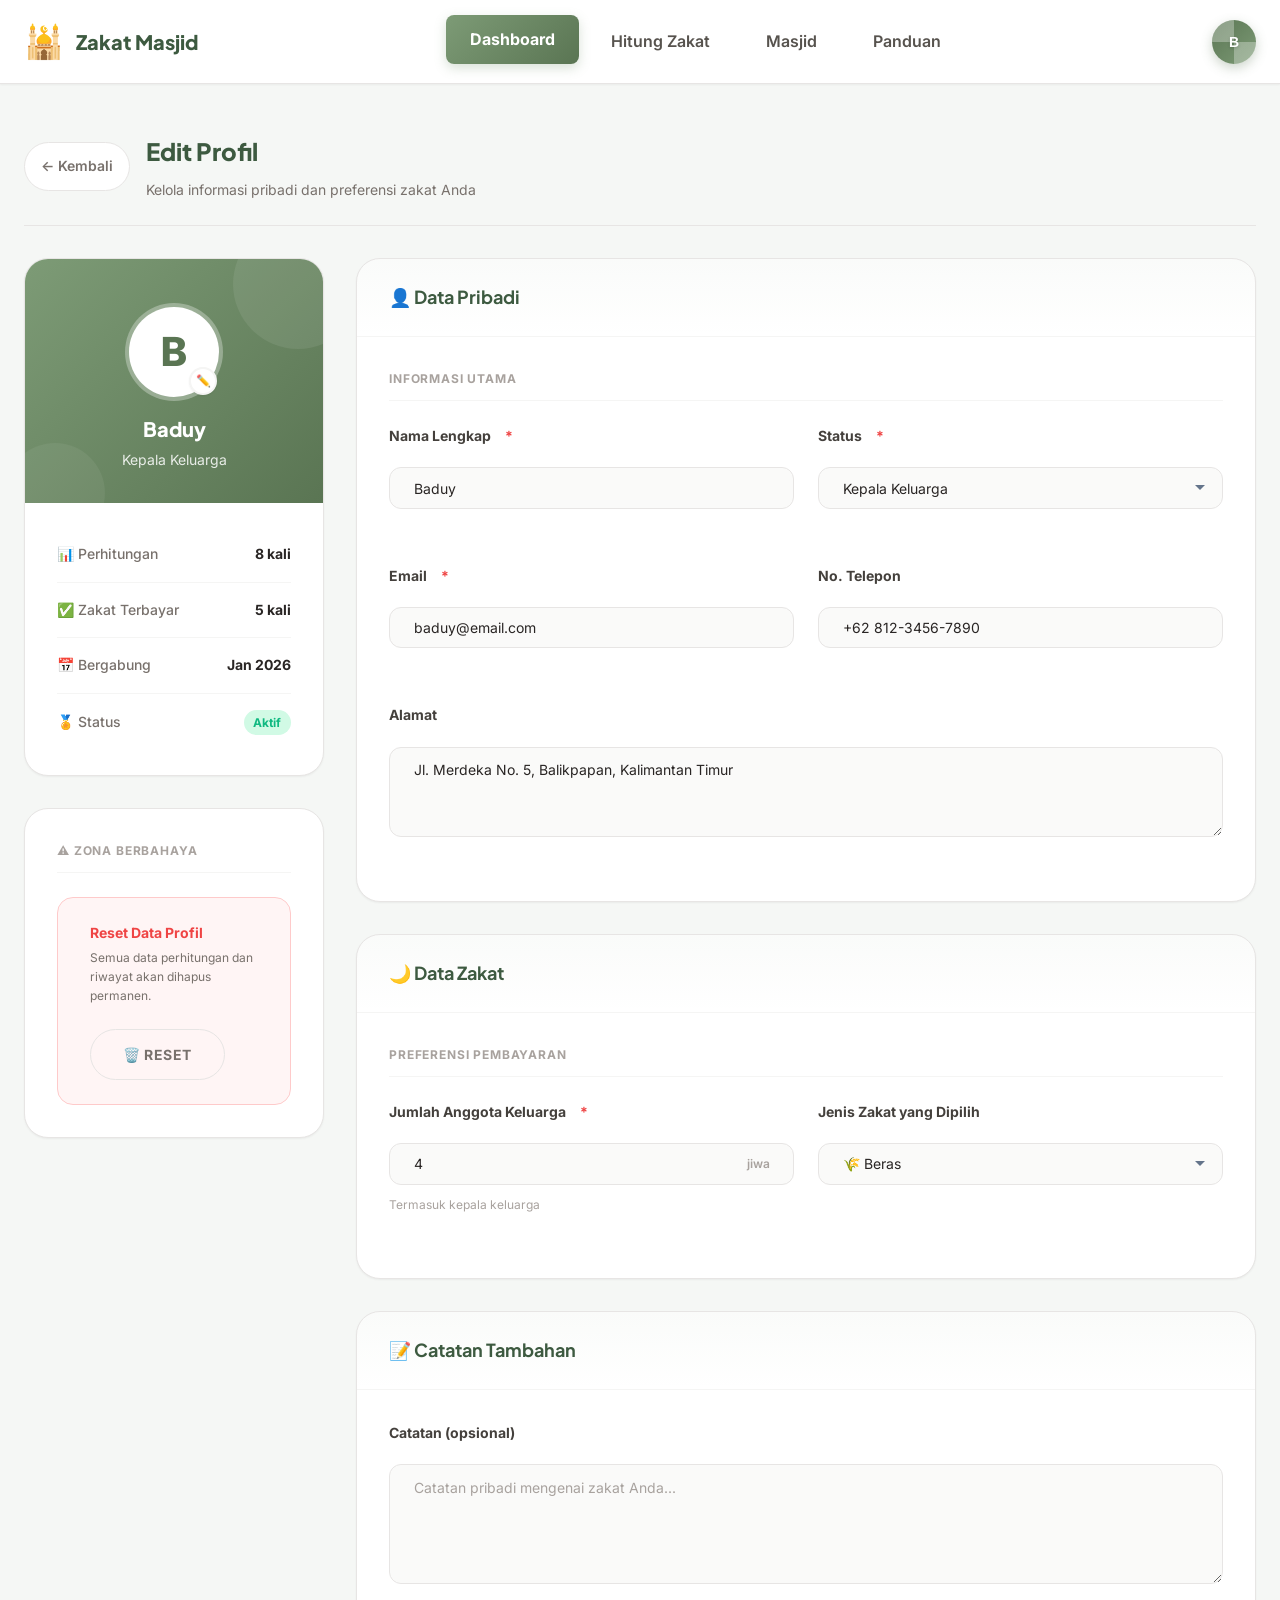
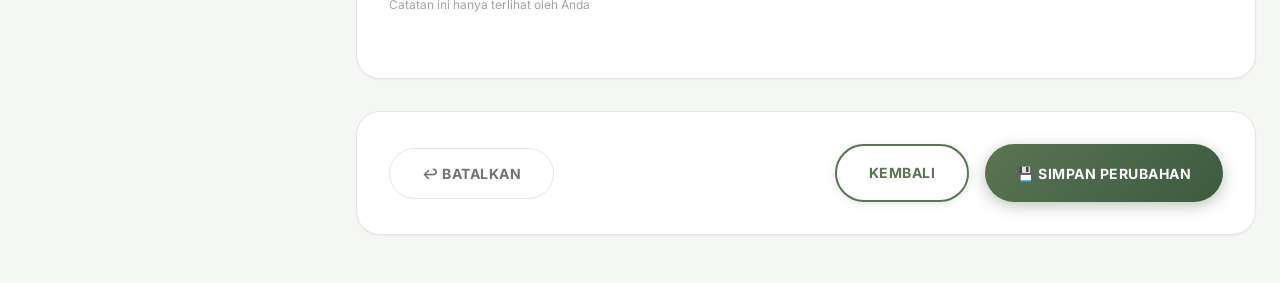
<file: profil.html>
<!DOCTYPE html>
<html lang="id">
<head>
  <meta charset="UTF-8">
  <meta name="viewport" content="width=device-width, initial-scale=1.0">
  <title>Edit Profil | Zakat Masjid</title>
  <link rel="stylesheet" href="asset/css/style.css">
  <style>
    * { box-sizing: border-box; }
    body { background: #f5f7f5; }

    /* ===== HEADER ===== */
    .main-header {
      background: white;
      border-bottom: 1px solid var(--neutral-200);
      position: sticky; top: 0; z-index: 1000;
      box-shadow: var(--shadow-sm);
    }
    .container { max-width: 1400px; margin: 0 auto; padding: 0 var(--space-lg); }
    .header-content {
      display: flex; align-items: center; justify-content: space-between;
      padding: var(--space-md) 0; gap: var(--space-xl);
    }
    .logo { display: flex; align-items: center; gap: var(--space-sm); text-decoration: none; }
    .logo-icon { font-size: 2rem; }
    .logo h1 { font-family: var(--font-display); font-size: var(--text-xl); font-weight: 800; color: var(--primary-green-dark); }
    .main-nav { display: flex; gap: var(--space-xs); }
    .nav-link { padding: var(--space-sm) var(--space-lg); color: var(--neutral-600); text-decoration: none; font-weight: 600; border-radius: var(--radius-md); transition: all var(--transition-base); }
    .nav-link:hover { background: rgba(125,155,118,0.1); color: var(--primary-green); }
    .nav-link.active { background: linear-gradient(135deg, var(--primary-green-light), var(--primary-green)); color: white; }
    .btn-profile { width: 44px; height: 44px; border: none; background: linear-gradient(135deg, var(--primary-green), var(--primary-green-light)); border-radius: 50%; cursor: pointer; display: flex; align-items: center; justify-content: center; color: white; font-weight: 700; }
    .hamburger { display: none; flex-direction: column; gap: 5px; background: none; border: none; cursor: pointer; padding: var(--space-sm); }
    .hamburger span { width: 25px; height: 3px; background: var(--primary-green-dark); border-radius: 3px; transition: all var(--transition-base); }
    .nav-overlay { display: none; position: fixed; top: 0; left: 0; width: 100%; height: 100%; background: rgba(0,0,0,0.5); z-index: 999; }

    /* ===== MAIN ===== */
    .page-main { padding: var(--space-2xl) 0 var(--space-2xl); }

    /* ===== PAGE HEADER ===== */
    .page-header {
      display: flex; justify-content: space-between; align-items: center;
      margin-bottom: var(--space-xl);
    }
    .page-header-left { display: flex; align-items: center; gap: var(--space-md); }
    .back-btn {
      display: flex; align-items: center; gap: var(--space-xs);
      color: var(--neutral-500); text-decoration: none;
      font-size: var(--text-sm); font-weight: 600;
      padding: var(--space-sm) var(--space-md);
      background: white; border: 1px solid var(--neutral-200);
      border-radius: var(--radius-full);
      transition: all var(--transition-base);
    }
    .back-btn:hover { color: var(--primary-green); border-color: var(--primary-green); background: var(--neutral-50); }
    .page-title { font-family: var(--font-display); font-size: var(--text-2xl); font-weight: 800; color: var(--primary-green-dark); }
    .page-subtitle { color: var(--neutral-500); font-size: var(--text-sm); margin-top: 0.2rem; }

    /* ===== LAYOUT ===== */
    .profil-grid {
      display: grid;
      grid-template-columns: 300px 1fr;
      gap: var(--space-xl);
      align-items: start;
    }

    /* ===== CARD ===== */
    .card {
      background: white;
      border-radius: var(--radius-2xl);
      border: 1px solid var(--neutral-200);
      overflow: hidden;
      box-shadow: var(--shadow-sm);
    }
    .card-header {
      padding: var(--space-lg) var(--space-xl);
      border-bottom: 1px solid var(--neutral-100);
      display: flex; justify-content: space-between; align-items: center;
      background: linear-gradient(to bottom, rgba(125,155,118,0.04), transparent);
    }
    .card-title { font-family: var(--font-display); font-size: var(--text-lg); font-weight: 700; color: var(--primary-green-dark); }
    .card-body { padding: var(--space-xl); }

    /* ===== AVATAR CARD ===== */
    .avatar-card-header {
      text-align: center;
      padding: var(--space-2xl) var(--space-xl) var(--space-xl);
      background: linear-gradient(135deg, var(--primary-green-light), var(--primary-green));
      position: relative; overflow: hidden;
    }
    .avatar-card-header::before {
      content: '';
      position: absolute; top: -40px; right: -40px;
      width: 130px; height: 130px;
      background: rgba(255,255,255,0.08); border-radius: 50%;
    }
    .avatar-card-header::after {
      content: '';
      position: absolute; bottom: -40px; left: -20px;
      width: 100px; height: 100px;
      background: rgba(255,255,255,0.06); border-radius: 50%;
    }

    .avatar-wrapper {
      position: relative;
      display: inline-block;
      margin-bottom: var(--space-md);
      z-index: 1;
    }
    .avatar-circle {
      width: 90px; height: 90px;
      background: white;
      color: var(--primary-green);
      border-radius: 50%;
      display: flex; align-items: center; justify-content: center;
      font-size: 2.5rem; font-weight: 800;
      box-shadow: 0 0 0 4px rgba(255,255,255,0.3);
      margin: 0 auto;
    }
    .avatar-edit-btn {
      position: absolute; bottom: 2px; right: 2px;
      width: 28px; height: 28px;
      background: white; border: 2px solid var(--neutral-100);
      border-radius: 50%;
      display: flex; align-items: center; justify-content: center;
      font-size: 0.75rem; cursor: pointer;
      box-shadow: var(--shadow-sm);
      transition: all var(--transition-base);
    }
    .avatar-edit-btn:hover { background: var(--primary-green); color: white; border-color: var(--primary-green); }

    .avatar-name { font-family: var(--font-display); font-size: var(--text-xl); font-weight: 800; color: white; margin-bottom: 0.25rem; position: relative; z-index: 1; }
    .avatar-role { font-size: var(--text-sm); color: rgba(255,255,255,0.85); position: relative; z-index: 1; }

    .avatar-stats {
      padding: var(--space-lg) var(--space-xl);
      display: flex; flex-direction: column; gap: 0;
    }
    .avatar-stat-row {
      display: flex; align-items: center; justify-content: space-between;
      padding: var(--space-md) 0;
      border-bottom: 1px solid var(--neutral-100);
      font-size: var(--text-sm);
    }
    .avatar-stat-row:last-child { border-bottom: none; }
    .avatar-stat-label { color: var(--neutral-500); font-weight: 500; display: flex; align-items: center; gap: var(--space-sm); }
    .avatar-stat-value { font-weight: 700; color: var(--neutral-800); }
    .stat-badge {
      padding: 0.2rem 0.6rem;
      border-radius: var(--radius-full);
      font-size: var(--text-xs);
      font-weight: 700;
      background: var(--success-light);
      color: var(--success);
    }

    /* ===== FORM ===== */
    .form-sections { display: flex; flex-direction: column; gap: var(--space-xl); }

    .form-section-title {
      font-size: var(--text-xs);
      font-weight: 700;
      text-transform: uppercase;
      letter-spacing: 0.07em;
      color: var(--neutral-400);
      margin-bottom: var(--space-lg);
      padding-bottom: var(--space-sm);
      border-bottom: 1px solid var(--neutral-100);
    }

    .form-grid { display: grid; grid-template-columns: 1fr 1fr; gap: var(--space-lg); }
    .form-grid.full { grid-template-columns: 1fr; }
    .form-col-full { grid-column: 1 / -1; }

    .form-group { display: flex; flex-direction: column; gap: var(--space-xs); }

    .form-label {
      font-size: var(--text-sm);
      font-weight: 700;
      color: var(--neutral-700);
    }
    .form-label span { color: var(--error); margin-left: 2px; }

    .form-input,
    .form-select,
    .form-textarea {
      width: 100%;
      padding: 0.7rem var(--space-lg);
      border: 1.5px solid var(--neutral-200);
      border-radius: var(--radius-lg);
      font-family: var(--font-body);
      font-size: var(--text-sm);
      color: var(--neutral-800);
      background: var(--neutral-50);
      transition: all var(--transition-base);
      outline: none;
    }
    .form-input:focus,
    .form-select:focus,
    .form-textarea:focus {
      border-color: var(--primary-green);
      background: white;
      box-shadow: 0 0 0 3px rgba(125,155,118,0.12);
    }
    .form-input::placeholder,
    .form-textarea::placeholder { color: var(--neutral-400); }

    .form-textarea { resize: vertical; min-height: 90px; line-height: 1.6; }
    .form-select { appearance: none; background-image: url("data:image/svg+xml,%3Csvg xmlns='http://www.w3.org/2000/svg' width='12' height='12' viewBox='0 0 12 12'%3E%3Cpath fill='%2364748b' d='M6 8L1 3h10z'/%3E%3C/svg%3E"); background-repeat: no-repeat; background-position: right 1rem center; padding-right: 2.5rem; cursor: pointer; }

    .form-hint { font-size: var(--text-xs); color: var(--neutral-400); margin-top: 0.15rem; }

    /* Radio Group */
    .radio-group { display: flex; gap: var(--space-md); flex-wrap: wrap; }
    .radio-item {
      display: flex; align-items: center; gap: var(--space-sm);
      padding: 0.6rem var(--space-lg);
      border: 1.5px solid var(--neutral-200);
      border-radius: var(--radius-lg);
      cursor: pointer;
      transition: all var(--transition-base);
      background: var(--neutral-50);
      user-select: none;
    }
    .radio-item:hover { border-color: var(--primary-green); background: rgba(125,155,118,0.05); }
    .radio-item input[type="radio"] { accent-color: var(--primary-green); width: 16px; height: 16px; cursor: pointer; }
    .radio-item.checked { border-color: var(--primary-green); background: rgba(125,155,118,0.08); }
    .radio-label { font-size: var(--text-sm); font-weight: 600; color: var(--neutral-700); }

    /* Checkbox */
    .checkbox-group { display: flex; flex-direction: column; gap: var(--space-sm); }
    .checkbox-item {
      display: flex; align-items: center; gap: var(--space-md);
      padding: var(--space-md) var(--space-lg);
      border: 1.5px solid var(--neutral-200);
      border-radius: var(--radius-lg);
      cursor: pointer;
      transition: all var(--transition-base);
      background: var(--neutral-50);
    }
    .checkbox-item:hover { border-color: var(--primary-green); background: rgba(125,155,118,0.05); }
    .checkbox-item input[type="checkbox"] { accent-color: var(--primary-green); width: 16px; height: 16px; cursor: pointer; }
    .checkbox-label { font-size: var(--text-sm); font-weight: 600; color: var(--neutral-700); }
    .checkbox-desc { font-size: var(--text-xs); color: var(--neutral-400); margin-top: 0.1rem; }

    /* Number input */
    .number-input-wrapper { position: relative; display: flex; align-items: center; }
    .number-input-wrapper .form-input { padding-right: 3rem; }
    .number-suffix {
      position: absolute; right: var(--space-lg);
      font-size: var(--text-xs); color: var(--neutral-400); font-weight: 600;
      pointer-events: none;
    }

    /* ===== FORM ACTIONS ===== */
    .form-actions {
      display: flex; align-items: center; justify-content: space-between;
      gap: var(--space-md);
      padding: var(--space-xl);
      border-top: 1px solid var(--neutral-100);
      background: linear-gradient(to top, rgba(125,155,118,0.03), transparent);
    }
    .form-actions-right { display: flex; gap: var(--space-md); }

    /* ===== BUTTONS ===== */
    .btn {
      display: inline-flex; align-items: center; gap: var(--space-sm);
      padding: var(--space-md) var(--space-xl);
      border-radius: var(--radius-full);
      font-family: var(--font-body); font-weight: 700; font-size: var(--text-sm);
      cursor: pointer; transition: all var(--transition-base);
      text-decoration: none; border: none;
    }
    .btn-primary { background: linear-gradient(135deg, var(--primary-green), var(--primary-green-dark)); color: white; }
    .btn-primary:hover { transform: translateY(-2px); box-shadow: 0 8px 20px rgba(90,117,83,0.3); }
    .btn-secondary { background: white; color: var(--primary-green); border: 2px solid var(--primary-green); }
    .btn-secondary:hover { background: var(--primary-green); color: white; }
    .btn-ghost { background: none; color: var(--neutral-500); border: 1.5px solid var(--neutral-200); }
    .btn-ghost:hover { color: var(--error); border-color: var(--error); background: #fff5f5; }

    /* ===== TOAST ===== */
    .toast {
      position: fixed; bottom: 2rem; right: 2rem;
      background: var(--primary-green-dark); color: white;
      padding: var(--space-md) var(--space-xl);
      border-radius: var(--radius-xl);
      font-weight: 600; font-size: var(--text-sm);
      box-shadow: var(--shadow-lg);
      display: flex; align-items: center; gap: var(--space-sm);
      z-index: 9999;
      transform: translateY(100px); opacity: 0;
      transition: all 0.35s cubic-bezier(.34,1.56,.64,1);
    }
    .toast.show { transform: translateY(0); opacity: 1; }

    /* ===== DANGER ZONE ===== */
    .danger-zone {
      background: #fff5f5;
      border: 1.5px solid #fecaca;
      border-radius: var(--radius-xl);
      padding: var(--space-lg) var(--space-xl);
      display: flex; align-items: center; justify-content: space-between;
      gap: var(--space-lg);
      flex-wrap: wrap;
    }
    .danger-zone-text h4 { font-weight: 700; color: var(--error); font-size: var(--text-sm); margin-bottom: 0.2rem; }
    .danger-zone-text p { font-size: var(--text-xs); color: var(--neutral-500); }

    /* ===== RESPONSIVE ===== */
    @media (max-width: 968px) {
      .profil-grid { grid-template-columns: 1fr; }
      .hamburger { display: flex; }
      .main-nav {
        position: fixed; top: 0; right: -100%;
        width: 280px; height: 100vh;
        background: white; flex-direction: column;
        padding: 80px 20px 20px;
        transition: right 0.3s ease; z-index: 1000;
      }
      .main-nav.active { right: 0; }
      .nav-overlay.active { display: block; }
      .form-grid { grid-template-columns: 1fr; }
    }

    @media (max-width: 600px) {
      .page-header { flex-direction: column; align-items: flex-start; gap: var(--space-md); }
      .form-actions { flex-direction: column; }
      .form-actions-right { width: 100%; flex-direction: column; }
      .form-actions-right .btn { width: 100%; justify-content: center; }
    }
  </style>
</head>
<body>

  <!-- HEADER -->
  <header class="main-header">
    <div class="container">
      <div class="header-content">
        <a href="dashboard.html" class="logo">
          <span class="logo-icon">🕌</span>
          <h1>Zakat Masjid</h1>
        </a>

        <button class="hamburger" id="hamburger" aria-label="Menu">
          <span></span><span></span><span></span>
        </button>

        <nav class="main-nav" id="mainNav">
          <a href="dashboard.html" class="nav-link active">Dashboard</a>
          <a href="Kalkulator.html" class="nav-link">Hitung Zakat</a>
          <a href="masjid.html" class="nav-link">Masjid</a>
          <a href="Edukasi.html" class="nav-link">Panduan</a>
        </nav>

        <button class="btn-profile" aria-label="Profil">
          <span class="avatar-small">B</span>
        </button>
      </div>
    </div>
  </header>

  <div class="nav-overlay" id="navOverlay"></div>

  <!-- MAIN -->
  <main class="page-main">
    <div class="container">

      <!-- Page Header -->
      <div class="page-header">
        <div class="page-header-left">
          <a href="dashboard.html" class="back-btn">← Kembali</a>
          <div>
            <h1 class="page-title">Edit Profil</h1>
            <p class="page-subtitle">Kelola informasi pribadi dan preferensi zakat Anda</p>
          </div>
        </div>
      </div>

      <!-- Grid Layout -->
      <div class="profil-grid">

        <!-- LEFT: Avatar Card -->
        <div style="display:flex;flex-direction:column;gap:var(--space-xl);">

          <div class="card">
            <div class="avatar-card-header">
              <div class="avatar-wrapper">
                <div class="avatar-circle" id="avatarCircle">B</div>
                <button class="avatar-edit-btn" title="Ganti foto">✏️</button>
              </div>
              <div class="avatar-name" id="previewName">Baduy</div>
              <div class="avatar-role" id="previewRole">Kepala Keluarga</div>
            </div>
            <div class="avatar-stats">
              <div class="avatar-stat-row">
                <span class="avatar-stat-label">📊 Perhitungan</span>
                <span class="avatar-stat-value">8 kali</span>
              </div>
              <div class="avatar-stat-row">
                <span class="avatar-stat-label">✅ Zakat Terbayar</span>
                <span class="avatar-stat-value">5 kali</span>
              </div>

              <div class="avatar-stat-row">
                <span class="avatar-stat-label">📅 Bergabung</span>
                <span class="avatar-stat-value">Jan 2026</span>
              </div>
              <div class="avatar-stat-row">
                <span class="avatar-stat-label">🏅 Status</span>
                <span class="stat-badge">Aktif</span>
              </div>
            </div>
          </div>

          <!-- Danger Zone -->
          <div class="card">
            <div class="card-body">
              <div class="form-section-title">⚠️ Zona Berbahaya</div>
              <div class="danger-zone">
                <div class="danger-zone-text">
                  <h4>Reset Data Profil</h4>
                  <p>Semua data perhitungan dan riwayat akan dihapus permanen.</p>
                </div>
                <button class="btn btn-ghost" onclick="confirmReset()">🗑️ Reset</button>
              </div>
            </div>
          </div>

        </div>

        <!-- RIGHT: Form -->
        <div>
          <form id="profilForm" onsubmit="simpanProfil(event)">
            <div class="form-sections">

              <!-- DATA PRIBADI -->
              <div class="card">
                <div class="card-header">
                  <h3 class="card-title">👤 Data Pribadi</h3>
                </div>
                <div class="card-body">
                  <div class="form-section-title">Informasi Utama</div>
                  <div class="form-grid">

                    <div class="form-group">
                      <label class="form-label">Nama Lengkap <span>*</span></label>
                      <input type="text" class="form-input" id="inputNama" placeholder="Contoh: Ahmad Baduy" value="Baduy" oninput="updatePreview()" required>
                    </div>

                    <div class="form-group">
                      <label class="form-label">Status <span>*</span></label>
                      <select class="form-select" id="inputStatus" oninput="updatePreview()">
                        <option value="Kepala Keluarga" selected>Kepala Keluarga</option>
                        <option value="Muzakki">Muzakki</option>
                        <option value="Wali">Wali</option>
                      </select>
                    </div>

                    <div class="form-group">
                      <label class="form-label">Email <span>*</span></label>
                      <input type="email" class="form-input" id="inputEmail" placeholder="email@contoh.com" value="baduy@email.com" required>
                    </div>

                    <div class="form-group">
                      <label class="form-label">No. Telepon</label>
                      <input type="tel" class="form-input" id="inputTelepon" placeholder="+62 812-xxxx-xxxx" value="+62 812-3456-7890">
                    </div>

                    <div class="form-group form-col-full">
                      <label class="form-label">Alamat</label>
                      <textarea class="form-textarea" id="inputAlamat" placeholder="Alamat tempat tinggal...">Jl. Merdeka No. 5, Balikpapan, Kalimantan Timur</textarea>
                    </div>

                  </div>
                </div>
              </div>

              <!-- DATA ZAKAT -->
              <div class="card">
                <div class="card-header">
                  <h3 class="card-title">🌙 Data Zakat</h3>
                </div>
                <div class="card-body">
                  <div class="form-section-title">Preferensi Pembayaran</div>
                  <div class="form-grid">

                    <div class="form-group">
                      <label class="form-label">Jumlah Anggota Keluarga <span>*</span></label>
                      <div class="number-input-wrapper">
                        <input type="number" class="form-input" id="inputAnggota" min="1" max="30" value="4" required>
                        <span class="number-suffix">jiwa</span>
                      </div>
                      <span class="form-hint">Termasuk kepala keluarga</span>
                    </div>

                    <div class="form-group">
                      <label class="form-label">Jenis Zakat yang Dipilih</label>
                      <select class="form-select" id="inputJenisZakat">
                        <option value="beras" selected>🌾 Beras</option>
                        <option value="uang">💰 Uang</option>
                        <option value="keduanya">🌾💰 Keduanya</option>
                      </select>
                    </div>


                  </div>
                </div>
              </div>

              <!-- CATATAN -->
              <div class="card">
                <div class="card-header">
                  <h3 class="card-title">📝 Catatan Tambahan</h3>
                </div>
                <div class="card-body">
                  <div class="form-group">
                    <label class="form-label">Catatan (opsional)</label>
                    <textarea class="form-textarea" id="inputCatatan" placeholder="Catatan pribadi mengenai zakat Anda..." style="min-height:120px;"></textarea>
                    <span class="form-hint">Catatan ini hanya terlihat oleh Anda</span>
                  </div>
                </div>
              </div>

            </div>

            <!-- FORM ACTIONS -->
            <div class="form-actions" style="margin-top:var(--space-xl);background:white;border-radius:var(--radius-2xl);border:1px solid var(--neutral-200);box-shadow:var(--shadow-sm);">
              <button type="button" class="btn btn-ghost" onclick="resetForm()">↩️ Batalkan</button>
              <div class="form-actions-right">
                <a href="dashboard.html" class="btn btn-secondary">Kembali</a>
                <button type="submit" class="btn btn-primary">💾 Simpan Perubahan</button>
              </div>
            </div>

          </form>
        </div>

      </div>
    </div>
  </main>

  <!-- TOAST -->
  <div class="toast" id="toast">✅ Profil berhasil disimpan!</div>

  <script>
    // ===== HAMBURGER =====
    document.addEventListener('DOMContentLoaded', function () {
      const hamburger  = document.getElementById('hamburger');
      const mainNav    = document.getElementById('mainNav');
      const navOverlay = document.getElementById('navOverlay');

      function toggleMenu() {
        const isActive = mainNav.classList.contains('active');
        hamburger.classList.toggle('active');
        mainNav.classList.toggle('active');
        navOverlay.classList.toggle('active');
        document.body.style.overflow = isActive ? '' : 'hidden';
      }
      function closeMenu() {
        hamburger.classList.remove('active');
        mainNav.classList.remove('active');
        navOverlay.classList.remove('active');
        document.body.style.overflow = '';
      }
      hamburger.addEventListener('click', toggleMenu);
      navOverlay.addEventListener('click', closeMenu);
      mainNav.querySelectorAll('.nav-link').forEach(l => l.addEventListener('click', () => { if (window.innerWidth <= 968) closeMenu(); }));
      window.addEventListener('resize', () => { if (window.innerWidth > 968) closeMenu(); });

      // Init radio styles
      updateRadio();
    });

    // ===== LIVE PREVIEW =====
    function updatePreview() {
      const nama   = document.getElementById('inputNama').value || 'Baduy';
      const status = document.getElementById('inputStatus').value || 'Kepala Keluarga';
      document.getElementById('previewName').textContent  = nama;
      document.getElementById('previewRole').textContent  = status;
      document.getElementById('avatarCircle').textContent = nama.charAt(0).toUpperCase();
    }

    // ===== RADIO STYLE =====
    function updateRadio() {
      document.querySelectorAll('.radio-item').forEach(item => {
        const radio = item.querySelector('input[type="radio"]');
        item.classList.toggle('checked', radio && radio.checked);
      });
    }
    document.querySelectorAll('.radio-item input').forEach(r => r.addEventListener('change', updateRadio));

    // ===== SAVE =====
    function simpanProfil(e) {
      e.preventDefault();
      const toast = document.getElementById('toast');
      toast.classList.add('show');
      setTimeout(() => toast.classList.remove('show'), 3000);
    }

    // ===== RESET =====
    function resetForm() {
      if (confirm('Batalkan semua perubahan?')) {
        document.getElementById('profilForm').reset();
        updatePreview();
        updateRadio();
      }
    }

    // ===== DANGER RESET =====
    function confirmReset() {
      if (confirm('Yakin ingin mereset semua data profil? Tindakan ini tidak dapat dibatalkan.')) {
        alert('Data telah direset.');
      }
    }
  </script>

</body>
</html>
</file>
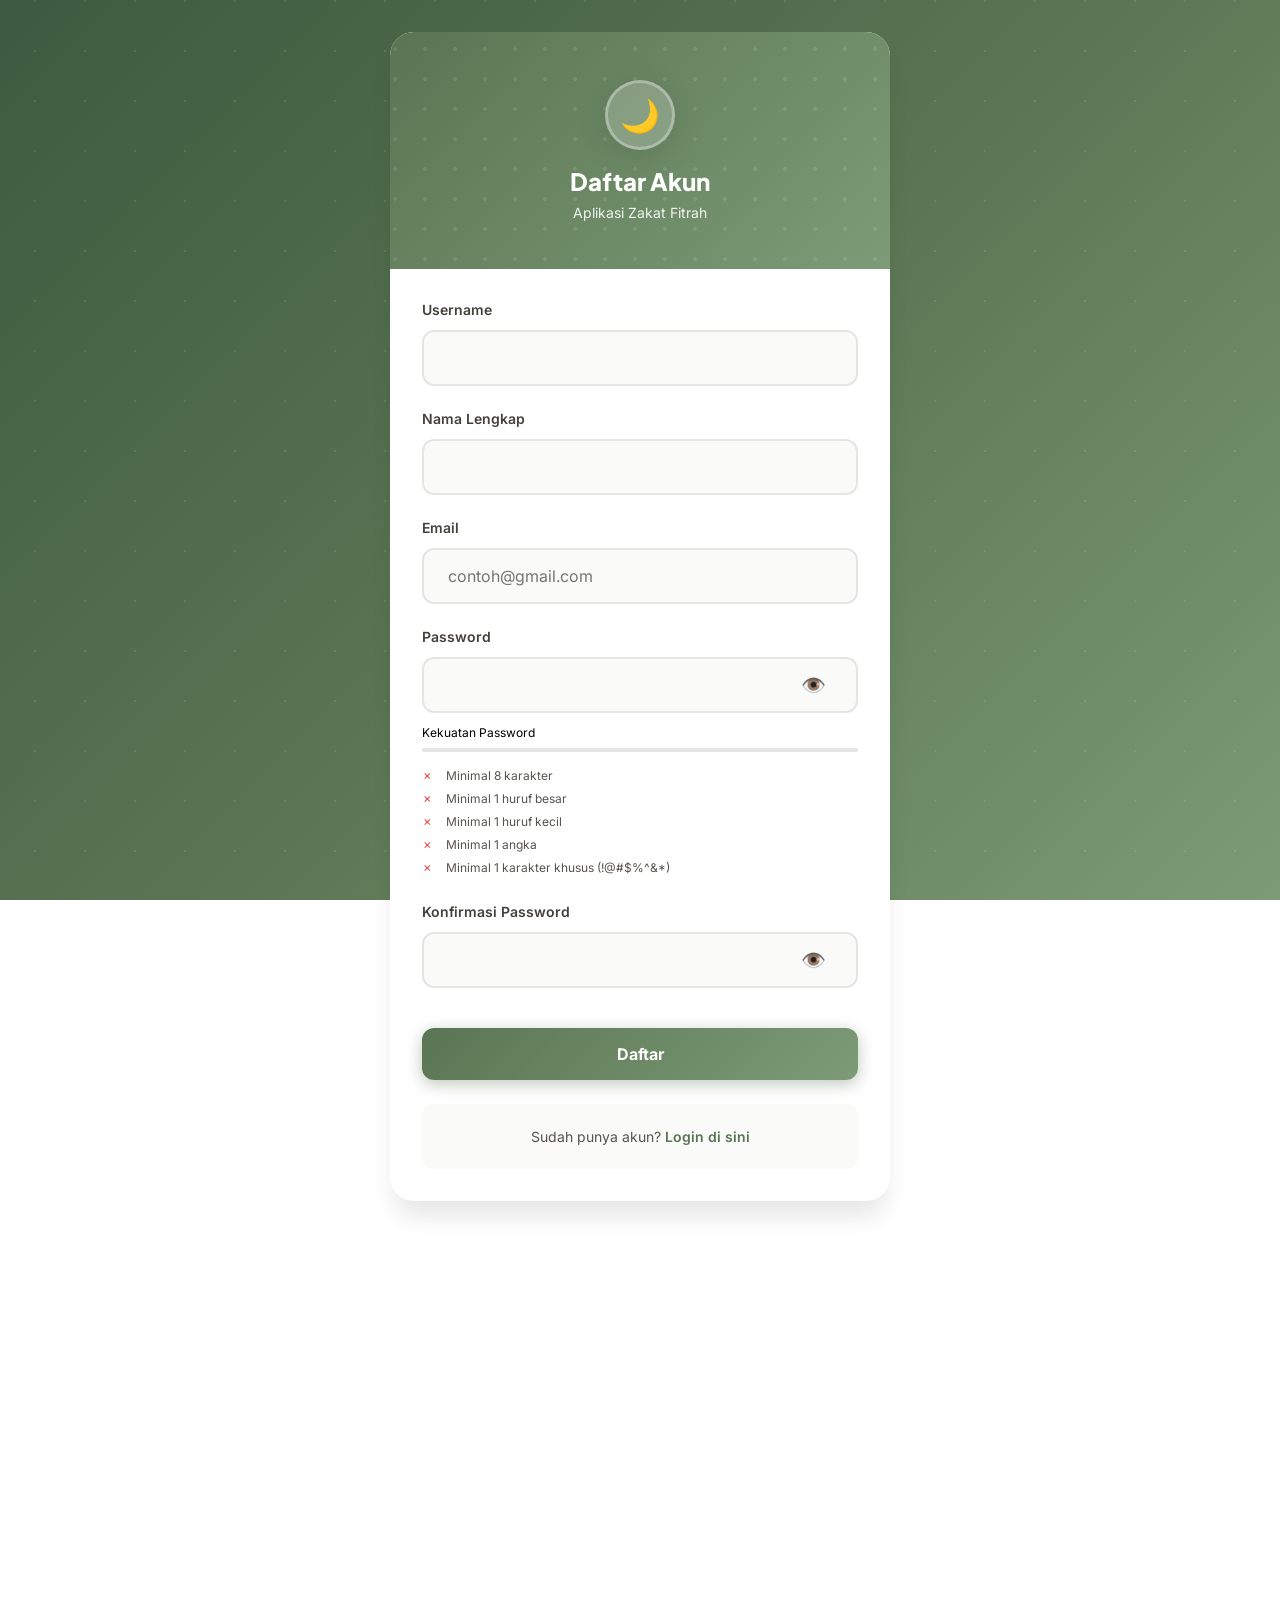
<file: signup.html>
<!DOCTYPE html>
<html lang="id">
<head>
    <meta charset="UTF-8">
    <meta name="viewport" content="width=device-width, initial-scale=1.0">
    <title>Daftar - Aplikasi Zakat Fitrah</title>
    <link href="https://fonts.googleapis.com/css2?family=Inter:wght@400;500;600;700&family=Plus+Jakarta+Sans:wght@600;700;800&display=swap" rel="stylesheet">
    <style>
        /* ===========================
           DESIGN TOKENS
           =========================== */
        :root {
            --primary-green: #5a7553;
            --primary-green-dark: #3d5a40;
            --primary-green-light: #7d9b76;
            
            --secondary-gold: #b8935e;
            
            --neutral-50: #fafaf9;
            --neutral-100: #f5f5f4;
            --neutral-200: #e7e5e4;
            --neutral-500: #78716c;
            --neutral-600: #57534e;
            --neutral-700: #44403c;
            
            --success: #10b981;
            --success-light: #d1fae5;
            --error: #ef4444;
            --warning: #f59e0b;
            
            --space-xs: 0.5rem;
            --space-sm: 0.75rem;
            --space-md: 1rem;
            --space-lg: 1.5rem;
            --space-xl: 2rem;
            --space-2xl: 3rem;
            --space-3xl: 4rem;
            
            --font-sans: 'Inter', -apple-system, sans-serif;
            --font-display: 'Plus Jakarta Sans', var(--font-sans);
            
            --text-xs: 0.75rem;
            --text-sm: 0.875rem;
            --text-base: 1rem;
            --text-lg: 1.125rem;
            --text-xl: 1.25rem;
            --text-2xl: 1.5rem;
            --text-3xl: 1.875rem;
            
            --radius-md: 0.5rem;
            --radius-lg: 0.75rem;
            --radius-xl: 1rem;
            --radius-2xl: 1.5rem;
            --radius-full: 9999px;
            
            --shadow-sm: 0 1px 2px 0 rgba(0, 0, 0, 0.05);
            --shadow-md: 0 4px 6px -1px rgba(0, 0, 0, 0.1);
            --shadow-lg: 0 10px 15px -3px rgba(0, 0, 0, 0.1);
            --shadow-xl: 0 20px 25px -5px rgba(0, 0, 0, 0.1);
            
            --transition-base: 250ms cubic-bezier(0.4, 0, 0.2, 1);
        }

        * {
            margin: 0;
            padding: 0;
            box-sizing: border-box;
        }

        body {
            font-family: var(--font-sans);
            background: linear-gradient(135deg, var(--primary-green-dark) 0%, var(--primary-green) 50%, var(--primary-green-light) 100%);
            background-attachment: fixed;
            min-height: 100vh;
            padding: var(--space-xl) var(--space-xl) var(--space-2xl);
            position: relative;
        }

        body::before {
            content: '';
            position: absolute;
            top: -50%;
            right: -50%;
            width: 200%;
            height: 200%;
            background: radial-gradient(circle, rgba(255, 255, 255, 0.1) 1px, transparent 1px);
            background-size: 50px 50px;
            animation: moveBackground 20s linear infinite;
            pointer-events: none;
        }

        @keyframes moveBackground {
            0% { transform: translate(0, 0); }
            100% { transform: translate(50px, 50px); }
        }

        .container {
            background: white;
            border-radius: var(--radius-2xl);
            box-shadow: var(--shadow-xl);
            overflow: hidden;
            max-width: 500px;
            width: 100%;
            margin: 0 auto;
            animation: slideUp 0.6s cubic-bezier(0.34, 1.56, 0.64, 1);
            position: relative;
            z-index: 1;
        }

        @keyframes slideUp {
            from {
                opacity: 0;
                transform: translateY(50px) scale(0.95);
            }
            to {
                opacity: 1;
                transform: translateY(0) scale(1);
            }
        }

        .header {
            background: linear-gradient(135deg, var(--primary-green), var(--primary-green-light));
            color: white;
            padding: var(--space-2xl) var(--space-xl);
            text-align: center;
            position: relative;
            overflow: hidden;
        }

        .header::before {
            content: '';
            position: absolute;
            top: -50%;
            right: -50%;
            width: 200%;
            height: 200%;
            background: radial-gradient(circle, rgba(255, 255, 255, 0.1) 2px, transparent 2px);
            background-size: 30px 30px;
            animation: rotatePattern 30s linear infinite;
        }

        @keyframes rotatePattern {
            from { transform: rotate(0deg); }
            to { transform: rotate(360deg); }
        }

        .header-icon {
            width: 70px;
            height: 70px;
            background: rgba(255, 255, 255, 0.2);
            border-radius: var(--radius-full);
            display: flex;
            align-items: center;
            justify-content: center;
            margin: 0 auto var(--space-md);
            font-size: 2rem;
            backdrop-filter: blur(10px);
            border: 3px solid rgba(255, 255, 255, 0.3);
            box-shadow: 0 8px 32px rgba(0, 0, 0, 0.1);
            animation: pulse 2s ease-in-out infinite;
            position: relative;
            z-index: 1;
        }

        @keyframes pulse {
            0%, 100% {
                transform: scale(1);
            }
            50% {
                transform: scale(1.05);
            }
        }

        .header h1 {
            font-family: var(--font-display);
            font-size: var(--text-2xl);
            font-weight: 800;
            margin-bottom: var(--space-xs);
            position: relative;
            z-index: 1;
        }

        .header p {
            color: rgba(255, 255, 255, 0.9);
            font-size: var(--text-sm);
            position: relative;
            z-index: 1;
        }

        .form-container {
            padding: var(--space-xl);
        }

        .success-message {
            background: var(--success-light);
            color: var(--success);
            padding: var(--space-md) var(--space-lg);
            border-radius: var(--radius-lg);
            margin-bottom: var(--space-lg);
            text-align: center;
            display: none;
            border-left: 4px solid var(--success);
            font-size: var(--text-sm);
            font-weight: 500;
        }

        .success-message.show {
            display: block;
        }

        .form-group {
            margin-bottom: var(--space-lg);
        }

        .form-group label {
            display: block;
            margin-bottom: var(--space-sm);
            color: var(--neutral-700);
            font-weight: 600;
            font-size: var(--text-sm);
        }

        .form-group input {
            width: 100%;
            padding: var(--space-md) var(--space-lg);
            border: 2px solid var(--neutral-200);
            border-radius: var(--radius-lg);
            font-size: var(--text-base);
            font-family: var(--font-sans);
            transition: all var(--transition-base);
            background: var(--neutral-50);
        }

        .form-group input:focus {
            outline: none;
            border-color: var(--primary-green);
            box-shadow: 0 0 0 4px rgba(90, 117, 83, 0.1);
            background: white;
        }

        .password-container {
            position: relative;
        }

        .password-container input {
            padding-right: 3rem;
        }

        .toggle-password {
            position: absolute;
            right: var(--space-lg);
            top: 50%;
            transform: translateY(-50%);
            background: none;
            border: none;
            cursor: pointer;
            color: var(--neutral-500);
            font-size: var(--text-xl);
            padding: var(--space-xs);
            transition: all var(--transition-base);
            border-radius: var(--radius-md);
        }

        .toggle-password:hover {
            color: var(--primary-green);
            background: rgba(90, 117, 83, 0.1);
        }

        .password-strength {
            margin-top: var(--space-sm);
            font-size: var(--text-xs);
        }

        .strength-bar {
            height: 4px;
            background: var(--neutral-200);
            border-radius: var(--radius-md);
            margin-top: var(--space-xs);
            overflow: hidden;
        }

        .strength-bar-fill {
            height: 100%;
            width: 0%;
            transition: all var(--transition-base);
            border-radius: var(--radius-md);
        }

        .strength-weak {
            background: var(--error);
            width: 33%;
        }

        .strength-medium {
            background: var(--warning);
            width: 66%;
        }

        .strength-strong {
            background: var(--success);
            width: 100%;
        }

        .password-requirements {
            margin-top: var(--space-sm);
            font-size: var(--text-xs);
            color: var(--neutral-600);
        }

        .password-requirements ul {
            list-style: none;
            padding-left: 0;
        }

        .password-requirements li {
            padding: 0.25rem 0;
            position: relative;
            padding-left: 1.5rem;
        }

        .password-requirements li:before {
            content: "✗";
            position: absolute;
            left: 0;
            color: var(--error);
        }

        .password-requirements li.valid:before {
            content: "✓";
            color: var(--success);
        }

        .error-message {
            color: var(--error);
            font-size: var(--text-xs);
            margin-top: var(--space-xs);
            display: none;
        }

        .error-message.show {
            display: block;
        }

        .btn {
            width: 100%;
            padding: var(--space-md) var(--space-lg);
            background: linear-gradient(135deg, var(--primary-green), var(--primary-green-light));
            color: white;
            border: none;
            border-radius: var(--radius-lg);
            font-size: var(--text-base);
            font-weight: 700;
            cursor: pointer;
            transition: all var(--transition-base);
            box-shadow: 0 4px 16px rgba(90, 117, 83, 0.4);
            font-family: var(--font-sans);
            position: relative;
            overflow: hidden;
            margin-top: var(--space-md);
        }

        .btn::before {
            content: '';
            position: absolute;
            top: 50%;
            left: 50%;
            width: 0;
            height: 0;
            border-radius: 50%;
            background: rgba(255, 255, 255, 0.2);
            transform: translate(-50%, -50%);
            transition: width 0.6s, height 0.6s;
        }

        .btn:hover::before {
            width: 300px;
            height: 300px;
        }

        .btn:hover {
            transform: translateY(-2px);
            box-shadow: 0 8px 24px rgba(90, 117, 83, 0.5);
        }

        .btn:active {
            transform: translateY(0);
        }

        .btn:disabled {
            background: var(--neutral-200);
            cursor: not-allowed;
            box-shadow: none;
        }

        .login-link {
            text-align: center;
            margin-top: var(--space-lg);
            padding: var(--space-lg);
            background: var(--neutral-50);
            border-radius: var(--radius-lg);
            color: var(--neutral-600);
            font-size: var(--text-sm);
        }

        .login-link a {
            color: var(--primary-green);
            text-decoration: none;
            font-weight: 600;
            transition: all var(--transition-base);
        }

        .login-link a:hover {
            color: var(--primary-green-dark);
            text-decoration: underline;
        }

        @media (max-width: 480px) {
            body {
                padding: var(--space-md) var(--space-md) var(--space-xl);
            }

            .header {
                padding: var(--space-xl) var(--space-lg);
            }

            .header h1 {
                font-size: var(--text-xl);
            }

            .header-icon {
                width: 60px;
                height: 60px;
                font-size: 1.75rem;
            }

            .form-container {
                padding: var(--space-lg);
            }

            .form-group {
                margin-bottom: var(--space-md);
            }
        }
    </style>
</head>
<body>
    <div class="container">
        <div class="header">
            <div class="header-icon">🌙</div>
            <h1>Daftar Akun</h1>
            <p>Aplikasi Zakat Fitrah</p>
        </div>

        <div class="form-container">
            <div class="success-message" id="successMessage">
                Pendaftaran berhasil! Mengalihkan ke halaman login...
            </div>

            <form id="signupForm">
                <div class="form-group">
                    <label for="username">Username</label>
                    <input type="text" id="username" name="username" required>
                    <div class="error-message" id="usernameError"></div>
                </div>

                <div class="form-group">
                    <label for="fullname">Nama Lengkap</label>
                    <input type="text" id="fullname" name="fullname" required>
                    <div class="error-message" id="fullnameError"></div>
                </div>

                <div class="form-group">
                    <label for="email">Email</label>
                    <input type="email" id="email" name="email" placeholder="contoh@gmail.com" required>
                    <div class="error-message" id="emailError"></div>
                </div>

                <div class="form-group">
                    <label for="password">Password</label>
                    <div class="password-container">
                        <input type="password" id="password" name="password" required>
                        <button type="button" class="toggle-password" onclick="togglePassword('password', 'toggleIcon1')" id="toggleIcon1">👁️</button>
                    </div>
                    <div class="password-strength">
                        <span id="strengthText">Kekuatan Password</span>
                        <div class="strength-bar">
                            <div class="strength-bar-fill" id="strengthBar"></div>
                        </div>
                    </div>
                    <div class="password-requirements">
                        <ul>
                            <li id="req-length">Minimal 8 karakter</li>
                            <li id="req-uppercase">Minimal 1 huruf besar</li>
                            <li id="req-lowercase">Minimal 1 huruf kecil</li>
                            <li id="req-number">Minimal 1 angka</li>
                            <li id="req-special">Minimal 1 karakter khusus (!@#$%^&*)</li>
                        </ul>
                    </div>
                </div>

                <div class="form-group">
                    <label for="confirmPassword">Konfirmasi Password</label>
                    <div class="password-container">
                        <input type="password" id="confirmPassword" name="confirmPassword" required>
                        <button type="button" class="toggle-password" onclick="togglePassword('confirmPassword', 'toggleIcon2')" id="toggleIcon2">👁️</button>
                    </div>
                    <div class="error-message" id="confirmPasswordError"></div>
                </div>

                <button type="submit" class="btn" id="submitBtn">Daftar</button>
            </form>

            <div class="login-link">
                Sudah punya akun? <a href="login.html">Login di sini</a>
            </div>
        </div>
    </div>

    <script>
        const passwordInput = document.getElementById('password');
        const confirmPasswordInput = document.getElementById('confirmPassword');
        const strengthBar = document.getElementById('strengthBar');
        const strengthText = document.getElementById('strengthText');
        const form = document.getElementById('signupForm');

        // Toggle password visibility
        function togglePassword(fieldId, iconId) {
            const field = document.getElementById(fieldId);
            const icon = document.getElementById(iconId);
            
            if (field.type === 'password') {
                field.type = 'text';
                icon.textContent = '🔒';
            } else {
                field.type = 'password';
                icon.textContent = '👁️';
            }
        }

        // Check password strength
        passwordInput.addEventListener('input', function() {
            const password = this.value;
            let strength = 0;
            
            // Check requirements
            const hasLength = password.length >= 8;
            const hasUppercase = /[A-Z]/.test(password);
            const hasLowercase = /[a-z]/.test(password);
            const hasNumber = /[0-9]/.test(password);
            const hasSpecial = /[!@#$%^&*()_+\-=\[\]{};':"\\|,.<>\/?]/.test(password);

            // Update requirement indicators
            document.getElementById('req-length').classList.toggle('valid', hasLength);
            document.getElementById('req-uppercase').classList.toggle('valid', hasUppercase);
            document.getElementById('req-lowercase').classList.toggle('valid', hasLowercase);
            document.getElementById('req-number').classList.toggle('valid', hasNumber);
            document.getElementById('req-special').classList.toggle('valid', hasSpecial);

            // Calculate strength
            if (hasLength) strength++;
            if (hasUppercase) strength++;
            if (hasLowercase) strength++;
            if (hasNumber) strength++;
            if (hasSpecial) strength++;

            // Update strength bar
            strengthBar.className = 'strength-bar-fill';
            
            if (strength <= 2) {
                strengthBar.classList.add('strength-weak');
                strengthText.textContent = 'Password Lemah';
            } else if (strength <= 4) {
                strengthBar.classList.add('strength-medium');
                strengthText.textContent = 'Password Sedang';
            } else {
                strengthBar.classList.add('strength-strong');
                strengthText.textContent = 'Password Kuat';
            }
        });

        // Validate password requirements
        function validatePassword(password) {
            const hasLength = password.length >= 8;
            const hasUppercase = /[A-Z]/.test(password);
            const hasLowercase = /[a-z]/.test(password);
            const hasNumber = /[0-9]/.test(password);
            const hasSpecial = /[!@#$%^&*()_+\-=\[\]{};':"\\|,.<>\/?]/.test(password);

            return hasLength && hasUppercase && hasLowercase && hasNumber && hasSpecial;
        }

        // Form submission
        form.addEventListener('submit', function(e) {
            e.preventDefault();
            
            // Clear previous errors
            document.querySelectorAll('.error-message').forEach(el => el.classList.remove('show'));
            
            let isValid = true;
            
            // Get form values
            const username = document.getElementById('username').value.trim();
            const fullname = document.getElementById('fullname').value.trim();
            const email = document.getElementById('email').value.trim();
            const password = passwordInput.value;
            const confirmPassword = confirmPasswordInput.value;
            
            // Validate username
            if (username.length < 3) {
                document.getElementById('usernameError').textContent = 'Username minimal 3 karakter';
                document.getElementById('usernameError').classList.add('show');
                isValid = false;
            }
            
            // Validate fullname
            if (fullname.length < 3) {
                document.getElementById('fullnameError').textContent = 'Nama lengkap minimal 3 karakter';
                document.getElementById('fullnameError').classList.add('show');
                isValid = false;
            }
            
            // Validate email
            const emailRegex = /^[^\s@]+@[^\s@]+\.[^\s@]+$/;
            if (!emailRegex.test(email)) {
                document.getElementById('emailError').textContent = 'Email tidak valid';
                document.getElementById('emailError').classList.add('show');
                isValid = false;
            } else if (!email.toLowerCase().endsWith('@gmail.com')) {
                document.getElementById('emailError').textContent = 'Email harus menggunakan @gmail.com';
                document.getElementById('emailError').classList.add('show');
                isValid = false;
            }
            
            // Validate password strength
            if (!validatePassword(password)) {
                alert('Password harus memenuhi semua persyaratan yang ditentukan');
                isValid = false;
            }
            
            // Validate password confirmation
            if (password !== confirmPassword) {
                document.getElementById('confirmPasswordError').textContent = 'Password tidak cocok';
                document.getElementById('confirmPasswordError').classList.add('show');
                isValid = false;
            }
            
            if (isValid) {
                // Check if user already exists
                const users = JSON.parse(localStorage.getItem('zakatUsers') || '[]');
                const userExists = users.some(u => u.username === username || u.email === email);
                
                if (userExists) {
                    alert('Username atau email sudah terdaftar!');
                    return;
                }
                
                // Save user data
                const newUser = {
                    username: username,
                    fullname: fullname,
                    email: email,
                    password: password,
                    hasLoggedIn: false,
                    registeredAt: new Date().toISOString()
                };
                
                users.push(newUser);
                localStorage.setItem('zakatUsers', JSON.stringify(users));
                
                // Show success message
                document.getElementById('successMessage').classList.add('show');
                form.reset();
                strengthBar.className = 'strength-bar-fill';
                strengthText.textContent = 'Kekuatan Password';
                document.querySelectorAll('.password-requirements li').forEach(li => li.classList.remove('valid'));
                
                // Redirect to login page after 2 seconds
                setTimeout(() => {
                    window.location.href = 'login.html';
                }, 2000);
            }
        });
    </script>
</body>
</html>
</file>
<file: asset/css/style.css>
/* ===================================
   DASHBOARD - PROPER OVERVIEW DESIGN
   Clean, Professional, User-Focused
   =================================== */

@import url('https://fonts.googleapis.com/css2?family=Inter:wght@400;500;600;700&family=Plus+Jakarta+Sans:wght@600;700;800&display=swap');

/* ===========================
   DESIGN TOKENS
   =========================== */
:root {
  /* Colors */
  --primary-green: #5a7553;
  --primary-green-dark: #3d5a40;
  --primary-green-light: #7d9b76;
  
  --secondary-gold: #b8935e;
  --secondary-gold-dark: #9a7a4d;
  --secondary-gold-light: #d4a574;
  
  --neutral-50: #fafaf9;
  --neutral-100: #f5f5f4;
  --neutral-200: #e7e5e4;
  --neutral-300: #d6d3d1;
  --neutral-400: #a8a29e;
  --neutral-500: #78716c;
  --neutral-600: #57534e;
  --neutral-700: #44403c;
  --neutral-800: #292524;
  --neutral-900: #1c1917;
  
  --success: #10b981;
  --success-light: #d1fae5;
  --warning: #f59e0b;
  --warning-light: #fef3c7;
  --error: #ef4444;
  --info: #3b82f6;
  --info-light: #dbeafe;
  
  /* Spacing */
  --space-xs: 0.5rem;
  --space-sm: 0.75rem;
  --space-md: 1rem;
  --space-lg: 1.5rem;
  --space-xl: 2rem;
  --space-2xl: 3rem;
  --space-3xl: 4rem;
  
  /* Typography */
  --font-sans: 'Inter', -apple-system, BlinkMacSystemFont, 'Segoe UI', sans-serif;
  --font-display: 'Plus Jakarta Sans', var(--font-sans);
  
  --text-xs: 0.75rem;
  --text-sm: 0.875rem;
  --text-base: 1rem;
  --text-lg: 1.125rem;
  --text-xl: 1.25rem;
  --text-2xl: 1.5rem;
  --text-3xl: 1.875rem;
  --text-4xl: 2.25rem;
  
  /* Radius */
  --radius-sm: 0.375rem;
  --radius-md: 0.5rem;
  --radius-lg: 0.75rem;
  --radius-xl: 1rem;
  --radius-2xl: 1.5rem;
  --radius-full: 9999px;
  
  /* Shadows */
  --shadow-sm: 0 1px 2px 0 rgba(0, 0, 0, 0.05);
  --shadow-md: 0 4px 6px -1px rgba(0, 0, 0, 0.1), 0 2px 4px -1px rgba(0, 0, 0, 0.06);
  --shadow-lg: 0 10px 15px -3px rgba(0, 0, 0, 0.1), 0 4px 6px -2px rgba(0, 0, 0, 0.05);
  --shadow-xl: 0 20px 25px -5px rgba(0, 0, 0, 0.1), 0 10px 10px -5px rgba(0, 0, 0, 0.04);
  
  /* Transitions */
  --transition-fast: 150ms cubic-bezier(0.4, 0, 0.2, 1);
  --transition-base: 250ms cubic-bezier(0.4, 0, 0.2, 1);
  --transition-slow: 350ms cubic-bezier(0.4, 0, 0.2, 1);
}

/* ===========================
   BASE STYLES
   =========================== */
* {
  margin: 0;
  padding: 0;
  box-sizing: border-box;
}

html {
  font-size: 16px;
  scroll-behavior: smooth;
}

body {
  font-family: var(--font-sans);
  background: var(--neutral-50);
  color: var(--neutral-800);
  line-height: 1.6;
  min-height: 100vh;
}

/* ===========================
   MEANINGFUL ANIMATIONS - UCD FOCUSED
   =========================== */

/* Subtle page load animation */
@keyframes fadeInUp {
  from {
    opacity: 0;
    transform: translateY(20px);
  }
  to {
    opacity: 1;
    transform: translateY(0);
  }
}

/* Gentle floating for attention */
@keyframes gentleFloat {
  0%, 100% { transform: translateY(0px); }
  50% { transform: translateY(-6px); }
}

/* Pulse for important elements */
@keyframes softPulse {
  0%, 100% { 
    transform: scale(1);
    box-shadow: 0 0 0 0 rgba(90, 117, 83, 0.4);
  }
  50% { 
    transform: scale(1.02);
    box-shadow: 0 0 0 8px rgba(90, 117, 83, 0);
  }
}

/* Shimmer for loading states */
@keyframes shimmer {
  0% { background-position: -1000px 0; }
  100% { background-position: 1000px 0; }
}

/* Slide in from side */
@keyframes slideInRight {
  from {
    opacity: 0;
    transform: translateX(30px);
  }
  to {
    opacity: 1;
    transform: translateX(0);
  }
}

/* Scale bounce for success */
@keyframes scaleBounce {
  0% { transform: scale(0.8); opacity: 0; }
  50% { transform: scale(1.05); }
  100% { transform: scale(1); opacity: 1; }
}

/* Shake for error */
@keyframes shake {
  0%, 100% { transform: translateX(0); }
  25% { transform: translateX(-10px); }
  75% { transform: translateX(10px); }
}

/* Progress bar animation */
@keyframes progress {
  from { width: 0%; }
  to { width: 100%; }
}

/* Ripple effect */
@keyframes ripple {
  0% {
    transform: scale(0);
    opacity: 1;
  }
  100% {
    transform: scale(4);
    opacity: 0;
  }
}

/* ===========================
   UTILITIES
   =========================== */
.container {
  width: 100%;
  max-width: 1400px;
  margin: 0 auto;
  padding: 0 var(--space-lg);
}

/* ===========================
   HEADER
   =========================== */
.main-header {
  background: white;
  border-bottom: 1px solid var(--neutral-200);
  position: sticky;
  top: 0;
  z-index: 1000;
  box-shadow: var(--shadow-sm);
  backdrop-filter: blur(10px);
  transition: all var(--transition-base);
}

.main-header:hover {
  box-shadow: var(--shadow-md);
}

.header-content {
  display: flex;
  align-items: center;
  justify-content: space-between;
  padding: var(--space-md) 0;
  gap: var(--space-xl);
}

.logo {
  display: flex;
  align-items: center;
  gap: var(--space-sm);
  text-decoration: none;
  transition: all var(--transition-base);
  position: relative;
}

.logo:hover {
  transform: scale(1.05);
}

.logo::after {
  content: '';
  position: absolute;
  bottom: -4px;
  left: 0;
  width: 0;
  height: 2px;
  background: linear-gradient(90deg, var(--primary-green), var(--primary-green-light));
  transition: width var(--transition-base);
}

.logo:hover::after {
  width: 100%;
}

.logo-icon {
  font-size: var(--text-3xl);
  transition: all var(--transition-base);
}

.logo:hover .logo-icon {
  transform: rotate(-10deg) scale(1.1);
}

.logo h1 {
  font-family: var(--font-display);
  font-size: var(--text-xl);
  font-weight: 800;
  color: var(--primary-green-dark);
  transition: all var(--transition-base);
}

.logo:hover h1 {
  background: linear-gradient(135deg, var(--primary-green), var(--primary-green-light));
  -webkit-background-clip: text;
  -webkit-text-fill-color: transparent;
  background-clip: text;
}

.main-nav {
  display: flex;
  gap: var(--space-xs);
  position: relative;
}

.nav-link {
  padding: var(--space-sm) var(--space-lg);
  color: var(--neutral-600);
  text-decoration: none;
  font-weight: 600;
  border-radius: var(--radius-md);
  transition: all var(--transition-base);
  position: relative;
  overflow: hidden;
}

/* Animated underline */
.nav-link::before {
  content: '';
  position: absolute;
  bottom: 0;
  left: 50%;
  width: 0;
  height: 3px;
  background: linear-gradient(90deg, var(--primary-green), var(--primary-green-light));
  transform: translateX(-50%);
  transition: width var(--transition-base);
  border-radius: 2px;
}

.nav-link:hover::before {
  width: 80%;
}

/* Shimmer effect on hover */
.nav-link::after {
  content: '';
  position: absolute;
  top: 0;
  left: -100%;
  width: 100%;
  height: 100%;
  background: linear-gradient(90deg, transparent, rgba(125, 155, 118, 0.2), transparent);
  transition: left 0.5s;
}

.nav-link:hover::after {
  left: 100%;
}

.nav-link:hover {
  background: linear-gradient(135deg, rgba(125, 155, 118, 0.08), rgba(90, 117, 83, 0.05));
  color: var(--primary-green);
  transform: translateY(-2px);
}

.nav-link.active {
  background: linear-gradient(135deg, var(--primary-green-light), var(--primary-green));
  color: white;
  font-weight: 700;
  box-shadow: 0 4px 12px rgba(125, 155, 118, 0.3);
  transform: translateY(-2px);
}

.nav-link.active::before {
  width: 0;
}

.btn-profile {
  display: flex;
  align-items: center;
  justify-content: center;
  width: 44px;
  height: 44px;
  border: none;
  background: linear-gradient(135deg, var(--primary-green), var(--primary-green-light));
  border-radius: var(--radius-full);
  cursor: pointer;
  transition: all var(--transition-base);
  position: relative;
  overflow: hidden;
  box-shadow: 0 4px 12px rgba(90, 117, 83, 0.3);
}

/* Rotating gradient background */
.btn-profile::before {
  content: '';
  position: absolute;
  inset: -50%;
  background: conic-gradient(
    from 0deg,
    transparent 0deg 90deg,
    rgba(255, 255, 255, 0.3) 90deg 180deg,
    transparent 180deg 270deg,
    rgba(255, 255, 255, 0.3) 270deg 360deg
  );
  animation: rotateGradient 3s linear infinite;
}

@keyframes rotateGradient {
  from { transform: rotate(0deg); }
  to { transform: rotate(360deg); }
}

.btn-profile:hover {
  transform: scale(1.15) rotate(5deg);
  box-shadow: 0 6px 20px rgba(90, 117, 83, 0.5);
}

.avatar-small {
  color: white;
  font-weight: 700;
  font-size: var(--text-sm);
  position: relative;
  z-index: 1;
  text-shadow: 0 1px 3px rgba(0, 0, 0, 0.2);
}

/* ===========================
   BUTTONS
   =========================== */
.btn {
  display: inline-flex;
  align-items: center;
  justify-content: center;
  gap: var(--space-sm);
  padding: var(--space-md) var(--space-xl);
  font-family: var(--font-sans);
  font-size: var(--text-sm);
  font-weight: 700;
  text-decoration: none;
  border: none;
  border-radius: var(--radius-full);
  cursor: pointer;
  transition: all var(--transition-base);
  min-height: 48px;
  position: relative;
  text-transform: uppercase;
  letter-spacing: 0.5px;
}

.btn-primary {
  background: linear-gradient(135deg, var(--primary-green) 0%, var(--primary-green-dark) 100%);
  background-size: 200% 200%;
  color: white;
  box-shadow: 0 4px 15px rgba(90, 117, 83, 0.4);
  transition: all var(--transition-base);
}

.btn-primary:hover {
  background-position: 100% 0;
  transform: translateY(-3px) scale(1.02);
  box-shadow: 0 8px 25px rgba(90, 117, 83, 0.5);
}

.btn-primary:active {
  transform: translateY(-1px) scale(0.98);
  box-shadow: 0 3px 10px rgba(90, 117, 83, 0.3);
}

.btn-secondary {
  background: white;
  color: var(--primary-green);
  border: 2px solid var(--primary-green);
  box-shadow: 0 2px 8px rgba(90, 117, 83, 0.15);
  transition: all var(--transition-base);
}

/* Secondary button hover - GOLD instead of green */
.btn-secondary:hover {
  background: linear-gradient(135deg, #d4a574, #b8935e);
  color: white;
  border-color: #b8935e;
  transform: translateY(-2px);
  box-shadow: 0 6px 20px rgba(184, 147, 94, 0.4);
}

/* Secondary button active/click - darker gold */
.btn-secondary:active {
  background: linear-gradient(135deg, #b8935e, #9a7a4d);
  transform: scale(0.97);
  box-shadow: 0 2px 8px rgba(184, 147, 94, 0.3);
}

.btn-outline {
  background: white;
  color: var(--neutral-700);
  border: 2px solid var(--neutral-200);
  transition: all var(--transition-base);
}

.btn-outline:hover {
  background: linear-gradient(135deg, rgba(125, 155, 118, 0.08), rgba(90, 117, 83, 0.05));
  border-color: var(--primary-green);
  color: var(--primary-green);
  transform: translateY(-2px);
  box-shadow: 0 4px 15px rgba(90, 117, 83, 0.15);
}

.btn-block {
  width: 100%;
}

.btn-large {
  padding: var(--space-lg) var(--space-2xl);
  font-size: var(--text-base);
  min-height: 56px;
}

.btn-icon {
  font-size: var(--text-2xl);
  transition: transform var(--transition-base);
}

.btn:hover .btn-icon {
  transform: scale(1.1) rotate(-5deg);
}

/* Loading state */
.btn.is-loading {
  pointer-events: none;
  opacity: 0.7;
}

.btn.is-loading .btn-icon {
  animation: spin 1s linear infinite;
}

@keyframes spin {
  to { transform: rotate(360deg); }
}

/* Success state */
.btn.is-success {
  background: linear-gradient(135deg, #10b981, #34d399);
  animation: successPulse 0.6s ease;
}

@keyframes successPulse {
  0% { transform: scale(1); }
  50% { transform: scale(1.05); box-shadow: 0 0 20px rgba(16, 185, 129, 0.6); }
  100% { transform: scale(1); }
}

/* ===========================
   DASHBOARD MAIN
   =========================== */
.dashboard-main {
  padding: var(--space-2xl) 0;
  min-height: calc(100vh - 200px);
}

/* Page Header */
.page-header {
  display: flex;
  justify-content: space-between;
  align-items: center;
  margin-bottom: var(--space-2xl);
  padding-bottom: var(--space-lg);
  border-bottom: 1px solid var(--neutral-200);
}

.page-title {
  font-family: var(--font-display);
  font-size: var(--text-3xl);
  font-weight: 800;
  color: var(--primary-green-dark);
  margin-bottom: var(--space-xs);
}

.page-subtitle {
  color: var(--neutral-600);
  font-size: var(--text-lg);
}

/* Dashboard Grid Layout */
.dashboard-grid {
  display: grid;
  grid-template-columns: 1fr 380px;
  gap: var(--space-xl);
}

.dashboard-main-col {
  display: flex;
  flex-direction: column;
  gap: var(--space-xl);
}

.dashboard-sidebar {
  display: flex;
  flex-direction: column;
  gap: var(--space-xl);
}

/* ===========================
   CARD COMPONENTS
   =========================== */
.card {
  background: white;
  border-radius: var(--radius-2xl);
  box-shadow: var(--shadow-sm);
  border: 1px solid var(--neutral-200);
  overflow: hidden;
  transition: all var(--transition-base);
  animation: fadeInUp 0.6s ease-out backwards;
  position: relative;
}

/* Animated gradient top border */
.card::before {
  content: '';
  position: absolute;
  top: 0;
  left: 0;
  right: 0;
  height: 3px;
  background: linear-gradient(90deg, 
    var(--primary-green), 
    var(--primary-green-light), 
    var(--secondary-gold-light),
    var(--primary-green-light),
    var(--primary-green)
  );
  background-size: 200% 100%;
  animation: gradientSlide 3s linear infinite;
  opacity: 0;
  transition: opacity var(--transition-base);
}

@keyframes gradientSlide {
  0% { background-position: 0% 0; }
  100% { background-position: 200% 0; }
}

.card:hover::before {
  opacity: 1;
}

/* Staggered animation for multiple cards */
.card:nth-child(1) { animation-delay: 0.1s; }
.card:nth-child(2) { animation-delay: 0.2s; }
.card:nth-child(3) { animation-delay: 0.3s; }
.card:nth-child(4) { animation-delay: 0.4s; }

.card:hover {
  box-shadow: var(--shadow-xl);
  transform: translateY(-5px) scale(1.01);
  border-color: var(--primary-green-light);
}

/* Glow effect on focus */
.card:focus-within {
  box-shadow: 0 0 0 3px rgba(125, 155, 118, 0.2), var(--shadow-lg);
}

.card-header {
  padding: var(--space-lg) var(--space-xl);
  border-bottom: 1px solid var(--neutral-200);
  display: flex;
  justify-content: space-between;
  align-items: center;
  background: linear-gradient(to bottom, rgba(125, 155, 118, 0.02), transparent);
  transition: background var(--transition-base);
}

.card:hover .card-header {
  background: linear-gradient(to bottom, rgba(125, 155, 118, 0.05), transparent);
}

.card-title {
  font-family: var(--font-display);
  font-size: var(--text-lg);
  font-weight: 700;
  color: var(--primary-green-dark);
  position: relative;
  display: inline-block;
}

/* Animated underline on hover */
.card-title::after {
  content: '';
  position: absolute;
  bottom: -3px;
  left: 0;
  width: 0;
  height: 2px;
  background: linear-gradient(90deg, var(--primary-green), var(--primary-green-light));
  transition: width var(--transition-base);
}

.card:hover .card-title::after {
  width: 100%;
}

.card-link {
  color: var(--primary-green);
  font-size: var(--text-sm);
  font-weight: 600;
  text-decoration: none;
  transition: all var(--transition-base);
  display: inline-flex;
  align-items: center;
  gap: var(--space-xs);
  position: relative;
  padding: var(--space-xs) var(--space-sm);
  border-radius: var(--radius-md);
}

.card-link::before {
  content: '';
  position: absolute;
  inset: 0;
  background: linear-gradient(135deg, rgba(125, 155, 118, 0.1), rgba(90, 117, 83, 0.05));
  opacity: 0;
  transition: opacity var(--transition-base);
  border-radius: var(--radius-md);
}

.card-link:hover::before {
  opacity: 1;
}

.card-link:hover {
  gap: var(--space-md);
  transform: translateX(3px);
}

.card-body {
  padding: var(--space-xl);
}

.card-actions {
  display: flex;
  gap: var(--space-md);
  margin-top: var(--space-xl);
}

/* Highlighted Card */
.card-highlight {
  border: 2px solid var(--primary-green-light);
  background: linear-gradient(135deg, rgba(125, 155, 118, 0.03), white);
  box-shadow: 0 0 0 4px rgba(125, 155, 118, 0.08), var(--shadow-md);
}

.card-highlight::before {
  opacity: 1;
  background: linear-gradient(90deg, 
    var(--primary-green), 
    var(--secondary-gold),
    var(--primary-green)
  );
  background-size: 200% 100%;
  height: 4px;
}

/* ===========================
   STATUS BADGE
   =========================== */
.status-badge {
  display: inline-flex;
  align-items: center;
  gap: var(--space-xs);
  padding: var(--space-xs) var(--space-md);
  border-radius: var(--radius-full);
  font-size: var(--text-sm);
  font-weight: 600;
  animation: fadeInUp 0.6s ease-out 0.3s backwards;
}

.status-pending {
  background: var(--warning-light);
  color: var(--warning);
  animation: fadeInUp 0.6s ease-out 0.3s backwards, softPulse 3s ease-in-out infinite;
}

.status-paid {
  background: var(--success-light);
  color: var(--success);
}

/* ===========================
   ZAKAT SUMMARY
   =========================== */
.zakat-summary {
  display: grid;
  grid-template-columns: 1fr 1fr;
  gap: var(--space-lg);
}

.summary-item {
  display: flex;
  align-items: center;
  gap: var(--space-md);
  padding: var(--space-lg);
  background: var(--neutral-50);
  border-radius: var(--radius-lg);
  border-left: 3px solid var(--primary-green-light);
}

.summary-icon {
  font-size: var(--text-3xl);
}

.summary-content {
  display: flex;
  flex-direction: column;
}

.summary-label {
  font-size: var(--text-sm);
  color: var(--neutral-600);
  margin-bottom: 0.25rem;
}

.summary-value {
  font-weight: 700;
  font-size: var(--text-lg);
  color: var(--primary-green-dark);
}

/* ===========================
   STATS GRID
   =========================== */
.stats-grid {
  display: grid;
  grid-template-columns: repeat(3, 1fr);
  gap: var(--space-lg);
}

.stat-card {
  background: white;
  padding: var(--space-xl);
  border-radius: var(--radius-xl);
  border: 1px solid var(--neutral-200);
  display: flex;
  align-items: center;
  gap: var(--space-lg);
  transition: all var(--transition-base);
  animation: slideInRight 0.6s ease-out backwards;
}

.stat-card:nth-child(1) { animation-delay: 0.1s; }
.stat-card:nth-child(2) { animation-delay: 0.2s; }
.stat-card:nth-child(3) { animation-delay: 0.3s; }

.stat-card:hover {
  transform: translateY(-2px);
  box-shadow: var(--shadow-md);
}

.stat-icon {
  width: 56px;
  height: 56px;
  border-radius: var(--radius-lg);
  display: flex;
  align-items: center;
  justify-content: center;
  font-size: var(--text-2xl);
  flex-shrink: 0;
  transition: transform var(--transition-base);
}

.stat-card:hover .stat-icon {
  transform: scale(1.1) rotate(5deg);
}

.stat-icon-green {
  background: linear-gradient(135deg, rgba(125, 155, 118, 0.2), rgba(90, 117, 83, 0.1));
}

.stat-icon-blue {
  background: linear-gradient(135deg, rgba(59, 130, 246, 0.2), rgba(59, 130, 246, 0.1));
}

.stat-icon-gold {
  background: linear-gradient(135deg, rgba(212, 165, 116, 0.2), rgba(184, 147, 94, 0.1));
}

.stat-content {
  display: flex;
  flex-direction: column;
}

.stat-value {
  font-family: var(--font-display);
  font-size: var(--text-3xl);
  font-weight: 800;
  color: var(--primary-green-dark);
  line-height: 1;
  margin-bottom: 0.25rem;
}

.stat-label {
  font-size: var(--text-sm);
  color: var(--neutral-600);
}

/* ===========================
   ACTIVITY LIST
   =========================== */
.activity-list {
  display: flex;
  flex-direction: column;
  gap: var(--space-lg);
}

.activity-item {
  display: flex;
  gap: var(--space-md);
  padding: var(--space-lg);
  background: var(--neutral-50);
  border-radius: var(--radius-lg);
  transition: all var(--transition-base);
  animation: fadeInUp 0.5s ease-out backwards;
}

.activity-item:nth-child(1) { animation-delay: 0.1s; }
.activity-item:nth-child(2) { animation-delay: 0.15s; }
.activity-item:nth-child(3) { animation-delay: 0.2s; }
.activity-item:nth-child(4) { animation-delay: 0.25s; }

.activity-item:hover {
  background: var(--neutral-100);
  transform: translateX(8px);
  box-shadow: var(--shadow-sm);
}

.activity-icon {
  width: 44px;
  height: 44px;
  border-radius: var(--radius-md);
  display: flex;
  align-items: center;
  justify-content: center;
  font-size: var(--text-xl);
  flex-shrink: 0;
  transition: transform var(--transition-base);
}

.activity-item:hover .activity-icon {
  transform: scale(1.1);
}

.activity-icon-success {
  background: var(--success-light);
  color: var(--success);
}

.activity-icon-info {
  background: var(--info-light);
  color: var(--info);
}

.activity-content {
  flex: 1;
}

.activity-title {
  font-weight: 600;
  color: var(--neutral-800);
  margin-bottom: 0.25rem;
  font-size: var(--text-base);
}

.activity-desc {
  color: var(--neutral-600);
  font-size: var(--text-sm);
  margin-bottom: var(--space-xs);
}

.activity-time {
  color: var(--neutral-500);
  font-size: var(--text-xs);
}

.activity-amount {
  font-weight: 700;
  color: var(--primary-green);
  font-size: var(--text-lg);
  align-self: center;
}

/* ===========================
   PROFILE CARD
   =========================== */
.profile-card {
  /* Removed sticky positioning - stays static */
}

.profile-header {
  text-align: center;
  padding: var(--space-xl);
  background: linear-gradient(135deg, var(--primary-green-light), var(--primary-green));
  color: white;
}

.avatar-large {
  width: 80px;
  height: 80px;
  background: white;
  color: var(--primary-green);
  border-radius: var(--radius-full);
  display: flex;
  align-items: center;
  justify-content: center;
  font-size: var(--text-3xl);
  font-weight: 800;
  margin: 0 auto var(--space-md);
  box-shadow: 0 0 0 4px rgba(255, 255, 255, 0.3);
}

.profile-name {
  font-family: var(--font-display);
  font-size: var(--text-xl);
  font-weight: 800;
  margin-bottom: var(--space-xs);
}

.profile-role {
  font-size: var(--text-sm);
  opacity: 0.9;
}

.profile-info {
  padding: var(--space-lg) var(--space-xl);
  display: flex;
  flex-direction: column;
  gap: var(--space-md);
}

.info-item {
  display: flex;
  flex-direction: column;
  gap: 0.25rem;
}

.info-label {
  font-size: var(--text-xs);
  color: var(--neutral-500);
  font-weight: 600;
  text-transform: uppercase;
  letter-spacing: 0.5px;
}

.info-value {
  font-size: var(--text-base);
  color: var(--neutral-800);
  font-weight: 500;
}

.profile-actions {
  padding: 0 var(--space-xl) var(--space-xl);
}

/* ===========================
   REMINDER CARD
   =========================== */
.reminder-card {
  background: var(--secondary-gold);
  color: white;
  padding: var(--space-xl);
  text-align: center;
  border: none !important;
  box-shadow: var(--shadow-md);
}

.reminder-icon {
  font-size: var(--text-4xl);
  margin-bottom: var(--space-md);
}

.reminder-title {
  font-family: var(--font-display);
  font-size: var(--text-xl);
  font-weight: 700;
  margin-bottom: var(--space-md);
}

.reminder-text {
  line-height: 1.7;
  margin-bottom: var(--space-lg);
  opacity: 0.95;
}

.reminder-text strong {
  font-weight: 700;
}

.reminder-link {
  color: white;
  font-weight: 600;
  text-decoration: underline;
  transition: opacity var(--transition-fast);
}

.reminder-link:hover {
  opacity: 0.8;
}

/* ===========================
   QUICK LINKS
   =========================== */
.quick-links {
  display: flex;
  flex-direction: column;
  gap: var(--space-xs);
}

.quick-link {
  display: flex;
  align-items: center;
  gap: var(--space-md);
  padding: var(--space-md);
  color: var(--neutral-700);
  text-decoration: none;
  border-radius: var(--radius-md);
  transition: all var(--transition-base);
  position: relative;
  overflow: hidden;
}

.quick-link::before {
  content: '';
  position: absolute;
  left: 0;
  top: 0;
  height: 100%;
  width: 3px;
  background: var(--primary-green);
  transform: scaleY(0);
  transition: transform var(--transition-base);
}

.quick-link:hover::before {
  transform: scaleY(1);
}

.quick-link:hover {
  background: var(--neutral-100);
  color: var(--primary-green);
  transform: translateX(8px);
}

.quick-link-icon {
  font-size: var(--text-xl);
  transition: transform var(--transition-base);
}

.quick-link:hover .quick-link-icon {
  transform: scale(1.2) rotate(5deg);
}

.quick-link-text {
  font-weight: 500;
}

/* ===========================
   FOOTER
   =========================== */
.main-footer {
  background: var(--primary-green-dark);
  color: white;
  padding: var(--space-2xl) 0 var(--space-lg);
  margin-top: var(--space-3xl);
}

.footer-content {
  display: grid;
  grid-template-columns: 2fr 1fr 1fr 1fr;
  gap: var(--space-2xl);
  margin-bottom: var(--space-2xl);
}

.footer-logo {
  display: flex;
  align-items: center;
  gap: var(--space-sm);
  margin-bottom: var(--space-md);
}

.footer-logo h3 {
  font-family: var(--font-display);
  font-size: var(--text-lg);
  font-weight: 800;
}

.footer-desc {
  opacity: 0.9;
  line-height: 1.7;
  font-size: var(--text-sm);
}

.footer-section h4 {
  font-family: var(--font-display);
  font-size: var(--text-base);
  font-weight: 700;
  margin-bottom: var(--space-md);
  color: var(--secondary-gold-light);
}

.footer-section ul {
  list-style: none;
}

.footer-section ul li {
  margin-bottom: var(--space-sm);
}

.footer-section a {
  color: rgba(255, 255, 255, 0.8);
  text-decoration: none;
  transition: all var(--transition-fast);
  display: inline-block;
  font-size: var(--text-sm);
}

.footer-section a:hover {
  color: white;
  transform: translateX(4px);
}

.footer-bottom {
  padding-top: var(--space-lg);
  border-top: 1px solid rgba(255, 255, 255, 0.1);
  text-align: center;
  opacity: 0.8;
  font-size: var(--text-sm);
}

/* ===========================
   RESPONSIVE
   =========================== */

/* ===========================
   CALCULATOR PAGE STYLES
   =========================== */
.calculator-layout {
  display: grid;
  grid-template-columns: 1fr 1fr;
  gap: var(--space-2xl);
  margin-top: var(--space-2xl);
}

.calculator-form-section {
  display: flex;
  flex-direction: column;
  gap: var(--space-xl);
}

.calculator-result-section {
  display: flex;
  flex-direction: column;
  gap: var(--space-xl);
}

/* Form Styles */
.form-group {
  margin-bottom: var(--space-xl);
}

.form-label {
  display: flex;
  align-items: center;
  gap: var(--space-sm);
  font-weight: 600;
  color: var(--neutral-700);
  margin-bottom: var(--space-sm);
  font-size: var(--text-base);
}

.label-icon {
  font-size: var(--text-xl);
}

.form-helper {
  display: block;
  font-size: var(--text-sm);
  color: var(--neutral-500);
  margin-top: var(--space-xs);
}

/* Input Stepper */
.input-stepper {
  display: flex;
  align-items: center;
  gap: var(--space-md);
  background: linear-gradient(135deg, rgba(125, 155, 118, 0.03), white);
  padding: var(--space-sm);
  border-radius: var(--radius-xl);
  border: 2px solid var(--neutral-200);
  transition: all var(--transition-base);
  box-shadow: var(--shadow-sm);
  position: relative;
}

.input-stepper::before {
  content: '';
  position: absolute;
  inset: -2px;
  background: linear-gradient(135deg, var(--primary-green), var(--primary-green-light));
  border-radius: var(--radius-xl);
  opacity: 0;
  transition: opacity var(--transition-base);
  z-index: -1;
}

.input-stepper:focus-within {
  border-color: transparent;
  box-shadow: 0 4px 20px rgba(125, 155, 118, 0.2);
  transform: translateY(-2px);
}

.input-stepper:focus-within::before {
  opacity: 1;
}

.stepper-btn {
  width: 48px;
  height: 48px;
  border: none;
  background: linear-gradient(135deg, var(--primary-green-light), var(--primary-green));
  border-radius: var(--radius-lg);
  font-size: var(--text-2xl);
  font-weight: 800;
  color: white;
  cursor: pointer;
  transition: all var(--transition-base);
  box-shadow: 0 3px 10px rgba(90, 117, 83, 0.3);
  flex-shrink: 0;
  position: relative;
  overflow: hidden;
}

.stepper-btn::before {
  content: '';
  position: absolute;
  inset: 0;
  background: linear-gradient(135deg, rgba(255, 255, 255, 0.3), transparent);
  opacity: 0;
  transition: opacity var(--transition-fast);
}

.stepper-btn:hover::before {
  opacity: 1;
}

.stepper-btn:hover {
  transform: scale(1.1) rotate(-5deg);
  box-shadow: 0 5px 20px rgba(90, 117, 83, 0.5);
}

.stepper-btn:active {
  transform: scale(0.95);
  box-shadow: 0 2px 8px rgba(90, 117, 83, 0.3);
}

.stepper-input {
  flex: 1;
  text-align: center;
  font-size: var(--text-3xl);
  font-weight: 800;
  color: var(--primary-green-dark);
  border: none;
  background: transparent;
  outline: none;
  font-family: var(--font-display);
  transition: all var(--transition-base);
}

.stepper-input:focus {
  transform: scale(1.05);
  color: var(--primary-green);
}

/* Radio Group */
.radio-group {
  display: flex;
  gap: var(--space-md);
}

.radio-card {
  flex: 1;
  cursor: pointer;
}

.radio-card input {
  display: none;
}

.radio-content {
  display: flex;
  align-items: center;
  gap: var(--space-md);
  padding: var(--space-xl);
  border: 2px solid var(--neutral-200);
  border-radius: var(--radius-xl);
  transition: all var(--transition-base);
  background: white;
  position: relative;
  overflow: hidden;
}

/* Animated background on hover */
.radio-content::before {
  content: '';
  position: absolute;
  inset: 0;
  background: linear-gradient(135deg, rgba(125, 155, 118, 0.05), rgba(90, 117, 83, 0.02));
  opacity: 0;
  transition: opacity var(--transition-base);
}

.radio-card:hover .radio-content::before {
  opacity: 1;
}

.radio-card:hover .radio-content {
  border-color: var(--primary-green-light);
  transform: translateY(-3px) scale(1.02);
  box-shadow: 0 8px 20px rgba(125, 155, 118, 0.15);
}

.radio-card input:checked + .radio-content {
  border-color: var(--primary-green);
  background: linear-gradient(135deg, rgba(125, 155, 118, 0.12), rgba(90, 117, 83, 0.08));
  box-shadow: 0 0 0 4px rgba(125, 155, 118, 0.15), 0 8px 20px rgba(125, 155, 118, 0.2);
  transform: scale(1.03);
}

/* Checkmark animation */
.radio-card input:checked + .radio-content::after {
  content: '✓';
  position: absolute;
  top: var(--space-sm);
  right: var(--space-sm);
  width: 24px;
  height: 24px;
  background: linear-gradient(135deg, var(--primary-green), var(--primary-green-light));
  color: white;
  border-radius: var(--radius-full);
  display: flex;
  align-items: center;
  justify-content: center;
  font-weight: 800;
  font-size: var(--text-sm);
  animation: checkPop 0.3s cubic-bezier(0.68, -0.55, 0.265, 1.55);
}

@keyframes checkPop {
  0% { transform: scale(0) rotate(-180deg); }
  100% { transform: scale(1) rotate(0deg); }
}

.radio-icon {
  font-size: var(--text-3xl);
  flex-shrink: 0;
  transition: all var(--transition-base);
}

.radio-card:hover .radio-icon {
  transform: scale(1.15) rotate(-5deg);
}

.radio-card input:checked + .radio-content .radio-icon {
  transform: scale(1.2);
  filter: drop-shadow(0 4px 8px rgba(90, 117, 83, 0.3));
}

.radio-text {
  flex: 1;
}

.radio-title {
  font-weight: 700;
  color: var(--primary-green-dark);
  margin-bottom: 0.25rem;
  font-size: var(--text-base);
  transition: color var(--transition-base);
}

.radio-card input:checked + .radio-content .radio-title {
  color: var(--primary-green);
}

.radio-desc {
  font-size: var(--text-sm);
  color: var(--neutral-600);
}

/* Currency Input */
.input-currency {
  display: flex;
  align-items: center;
  gap: var(--space-md);
  background: var(--neutral-100);
  padding: var(--space-md) var(--space-lg);
  border-radius: var(--radius-lg);
  border: 2px solid var(--neutral-200);
  transition: border-color var(--transition-fast);
}

.input-currency:focus-within {
  border-color: var(--primary-green);
}

.currency-symbol {
  font-weight: 600;
  color: var(--neutral-600);
  font-size: var(--text-lg);
}

.input-currency input {
  flex: 1;
  font-size: var(--text-xl);
  font-weight: 600;
  color: var(--primary-green-dark);
  border: none;
  background: transparent;
  outline: none;
  font-family: var(--font-display);
}

/* Niat Card */
.niat-card {
  background: linear-gradient(135deg, var(--primary-green-light), var(--primary-green));
  color: white;
  border: none !important;
}

.niat-card .card-header {
  border-bottom-color: rgba(255, 255, 255, 0.2);
}

.niat-card .card-title {
  color: white;
}

.niat-content {
  text-align: center;
}

.niat-arabic {
  font-size: var(--text-2xl);
  line-height: 1.8;
  margin-bottom: var(--space-lg);
  font-weight: 500;
}

.niat-latin {
  margin-bottom: var(--space-md);
  line-height: 1.7;
}

.niat-meaning {
  font-size: var(--text-sm);
  opacity: 0.9;
  font-style: italic;
}

/* Result Card */
.result-card {
  background: white;
  border-radius: var(--radius-xl);
  box-shadow: var(--shadow-lg);
  border: 2px solid var(--neutral-200);
  position: sticky;
  top: calc(70px + var(--space-lg));
  overflow: hidden;
}

.result-header {
  background: linear-gradient(135deg, var(--primary-green), var(--primary-green-dark));
  padding: var(--space-lg) var(--space-xl);
  color: white;
  display: flex;
  justify-content: space-between;
  align-items: center;
}

.result-title {
  font-family: var(--font-display);
  font-size: var(--text-xl);
  font-weight: 700;
}

.result-status {
  display: inline-flex;
  align-items: center;
  padding: var(--space-xs) var(--space-md);
  background: rgba(255, 255, 255, 0.2);
  border-radius: var(--radius-full);
  font-size: var(--text-sm);
  font-weight: 600;
}

.result-body {
  padding: var(--space-3xl) var(--space-xl);
}

.result-empty {
  text-align: center;
  color: var(--neutral-500);
}

.empty-icon {
  font-size: var(--text-5xl);
  display: block;
  margin-bottom: var(--space-lg);
  opacity: 0.5;
}

.result-empty p {
  line-height: 1.7;
}

/* Result Content */
.result-content {
  padding: var(--space-xl);
  animation: scaleBounce 0.5s ease-out;
}

.result-summary {
  display: flex;
  flex-direction: column;
  gap: var(--space-md);
  margin-bottom: var(--space-lg);
}

.summary-row {
  display: flex;
  justify-content: space-between;
  align-items: center;
  padding: var(--space-md);
  background: var(--neutral-50);
  border-radius: var(--radius-md);
  animation: fadeInUp 0.4s ease-out backwards;
}

.summary-row:nth-child(1) { animation-delay: 0.1s; }
.summary-row:nth-child(2) { animation-delay: 0.15s; }
.summary-row:nth-child(3) { animation-delay: 0.2s; }

.summary-label {
  font-size: var(--text-sm);
  color: var(--neutral-600);
}

.summary-value {
  font-weight: 700;
  color: var(--primary-green-dark);
  font-size: var(--text-base);
}

.result-divider {
  height: 2px;
  background: linear-gradient(to right, transparent, var(--neutral-200), transparent);
  margin: var(--space-xl) 0;
}

.result-total {
  margin-bottom: var(--space-xl);
}

.total-item {
  padding: var(--space-lg);
  border-radius: var(--radius-lg);
  margin-bottom: var(--space-md);
  display: flex;
  justify-content: space-between;
  align-items: center;
  animation: fadeInUp 0.5s ease-out backwards;
  position: relative;
  overflow: hidden;
}

.total-item::before {
  content: '';
  position: absolute;
  top: 0;
  left: -100%;
  width: 100%;
  height: 100%;
  background: linear-gradient(
    90deg,
    transparent,
    rgba(255, 255, 255, 0.3),
    transparent
  );
  transition: left 0.5s;
}

.total-item:hover::before {
  left: 100%;
}

.total-primary {
  background: linear-gradient(135deg, var(--primary-green-light), var(--primary-green));
  color: white;
  animation-delay: 0.3s;
}

.total-secondary {
  background: linear-gradient(135deg, var(--secondary-gold-light), var(--secondary-gold));
  color: white;
  animation-delay: 0.4s;
}

.total-label {
  font-size: var(--text-base);
  font-weight: 600;
}

.total-value {
  font-family: var(--font-display);
  font-size: var(--text-3xl);
  font-weight: 800;
}

.result-actions {
  display: flex;
  flex-direction: column;
  gap: var(--space-md);
}

/* Info Cards Small */
.info-cards {
  display: flex;
  flex-direction: column;
  gap: var(--space-md);
}

.info-card-small {
  background: white;
  padding: var(--space-lg);
  border-radius: var(--radius-lg);
  border: 1px solid var(--neutral-200);
  display: flex;
  gap: var(--space-md);
  transition: all var(--transition-base);
  animation: fadeInUp 0.5s ease-out backwards;
}

.info-card-small:nth-child(1) { animation-delay: 0.5s; }
.info-card-small:nth-child(2) { animation-delay: 0.6s; }
.info-card-small:nth-child(3) { animation-delay: 0.7s; }

.info-card-small:hover {
  box-shadow: var(--shadow-md);
  transform: translateX(4px);
}

.info-card-icon {
  font-size: var(--text-3xl);
  flex-shrink: 0;
  transition: transform var(--transition-base);
}

.info-card-small:hover .info-card-icon {
  transform: scale(1.15) rotate(-5deg);
}

.info-card-content h4 {
  font-family: var(--font-display);
  font-size: var(--text-base);
  font-weight: 700;
  color: var(--primary-green-dark);
  margin-bottom: 0.25rem;
}

.info-card-content p {
  font-size: var(--text-sm);
  color: var(--neutral-600);
  line-height: 1.6;
}

/* ===========================
   UTILITY CLASSES FOR INTERACTIONS
   =========================== */

/* Loading State */
.is-loading {
  position: relative;
  pointer-events: none;
  opacity: 0.6;
}

.is-loading::after {
  content: '';
  position: absolute;
  top: 50%;
  left: 50%;
  width: 24px;
  height: 24px;
  margin-top: -12px;
  margin-left: -12px;
  border: 3px solid var(--neutral-300);
  border-top-color: var(--primary-green);
  border-radius: 50%;
  animation: spin 0.8s linear infinite;
}

@keyframes spin {
  to { transform: rotate(360deg); }
}

/* Success State */
.is-success {
  animation: scaleBounce 0.5s ease-out;
}

/* Error State */
.is-error {
  animation: shake 0.5s ease-in-out;
}

/* Skeleton Loading for data */
.skeleton {
  background: linear-gradient(
    90deg,
    var(--neutral-100) 25%,
    var(--neutral-200) 50%,
    var(--neutral-100) 75%
  );
  background-size: 200% 100%;
  animation: shimmer 2s infinite;
  border-radius: var(--radius-md);
}

.skeleton-text {
  height: 1rem;
  margin-bottom: 0.5rem;
}

.skeleton-heading {
  height: 1.5rem;
  width: 60%;
  margin-bottom: 1rem;
}

/* Calculator Responsive */
@media (max-width: 968px) {
  .calculator-layout {
    grid-template-columns: 1fr;
  }
  
  .result-card {
    position: static;
  }
  
  .radio-group {
    flex-direction: column;
  }
}

@media (max-width: 768px) {
  .total-value {
    font-size: var(--text-2xl);
  }
  
  .niat-arabic {
    font-size: var(--text-xl);
  }
}

@media (max-width: 480px) {
  .result-content {
    padding: var(--space-md);
  }
  
  .total-item {
    flex-direction: column;
    align-items: flex-start;
    gap: var(--space-sm);
  }
}

/* ===========================
   RESPONSIVE (DASHBOARD)
   =========================== */

/* Hamburger Menu Button - Hidden on desktop */
.hamburger {
  display: none;
  flex-direction: column;
  gap: 5px;
  background: none;
  border: none;
  cursor: pointer;
  padding: var(--space-sm);
  z-index: 1001;
}

.hamburger span {
  width: 25px;
  height: 3px;
  background: var(--primary-green-dark);
  border-radius: 3px;
  transition: all var(--transition-base);
}

/* Hamburger animation when active */
.hamburger.active span:nth-child(1) {
  transform: rotate(45deg) translate(7px, 7px);
}

.hamburger.active span:nth-child(2) {
  opacity: 0;
}

.hamburger.active span:nth-child(3) {
  transform: rotate(-45deg) translate(7px, -7px);
}

/* Mobile menu overlay */
.nav-overlay {
  display: none;
  position: fixed;
  top: 0;
  left: 0;
  width: 100%;
  height: 100%;
  background: rgba(0, 0, 0, 0.5);
  z-index: 999;
  opacity: 0;
  transition: opacity var(--transition-base);
}

.nav-overlay.active {
  opacity: 1;
}

@media (max-width: 1200px) {
  .dashboard-grid {
    grid-template-columns: 1fr 340px;
    gap: var(--space-xl);
  }
  
  .container {
    padding: 0 var(--space-lg);
  }
}

@media (max-width: 968px) {
  /* Layout adjustments */
  .dashboard-grid,
  .calculator-layout {
    grid-template-columns: 1fr;
    gap: var(--space-lg);
  }
  
  .dashboard-sidebar {
    order: -1; /* Profile card di atas */
  }
  
  .profile-card {
    position: static;
  }
  
  /* Header mobile */
  .header-content {
    padding: var(--space-sm) 0;
  }
  
  /* Show hamburger on mobile */
  .hamburger {
    display: flex;
  }
  
  /* Hide desktop nav, show as mobile menu */
  .main-nav {
    position: fixed;
    top: 0;
    right: -100%;
    width: 280px;
    height: 100vh;
    background: white;
    flex-direction: column;
    gap: 0;
    padding: var(--space-3xl) var(--space-xl) var(--space-xl);
    box-shadow: -4px 0 20px rgba(0, 0, 0, 0.1);
    transition: right var(--transition-slow);
    z-index: 1000;
    overflow-y: auto;
  }
  
  .main-nav.active {
    right: 0;
  }
  
  .nav-overlay {
    display: block;
  }
  
  .nav-link {
    padding: var(--space-md) var(--space-lg);
    border-radius: var(--radius-lg);
    width: 100%;
    text-align: left;
    font-size: var(--text-base);
  }
  
  .nav-link::before {
    display: none; /* Remove underline animation on mobile */
  }
  
  /* Page adjustments */
  .page-header {
    flex-direction: column;
    align-items: flex-start;
    gap: var(--space-md);
    padding-bottom: var(--space-md);
  }
  
  .page-title {
    font-size: var(--text-2xl);
  }
  
  /* Stats grid - single column on mobile */
  .stats-grid {
    grid-template-columns: 1fr;
    gap: var(--space-md);
  }
  
  .stat-card {
    padding: var(--space-lg);
  }
  
  /* Zakat summary - single column */
  .zakat-summary {
    grid-template-columns: 1fr;
    gap: var(--space-md);
  }
  
  /* Card adjustments */
  .card {
    border-radius: var(--radius-xl);
  }
  
  .card-body {
    padding: var(--space-lg);
  }
  
  .card-actions {
    flex-direction: column;
  }
  
  /* Footer */
  .footer-content {
    grid-template-columns: 1fr 1fr;
    gap: var(--space-xl);
  }
  
  /* Calculator adjustments */
  .result-card {
    position: static;
    margin-bottom: var(--space-xl);
  }
  
  .radio-group {
    flex-direction: column;
    gap: var(--space-md);
  }
}

@media (max-width: 768px) {
  .container {
    padding: 0 var(--space-md);
  }
  
  .dashboard-main {
    padding: var(--space-xl) 0;
  }
  
  /* Buttons - better mobile touch targets */
  .btn {
    padding: var(--space-md) var(--space-lg);
    min-height: 48px;
    font-size: var(--text-sm);
  }
  
  .btn-large {
    padding: var(--space-lg) var(--space-xl);
    min-height: 52px;
  }
  
  /* Logo adjustments */
  .logo h1 {
    font-size: var(--text-lg);
  }
  
  .logo-icon {
    font-size: var(--text-2xl);
  }
  
  /* Profile button smaller */
  .btn-profile {
    width: 40px;
    height: 40px;
  }
  
  /* Activity items - stack on mobile */
  .activity-item {
    flex-direction: column;
    align-items: flex-start;
    padding: var(--space-md);
  }
  
  .activity-amount {
    align-self: flex-start;
    margin-top: var(--space-xs);
  }
  
  /* Footer single column */
  .footer-content {
    grid-template-columns: 1fr;
    gap: var(--space-2xl);
  }
  
  .main-footer {
    padding: var(--space-2xl) 0 var(--space-lg);
  }
  
  /* Calculator form adjustments */
  .calculator-form-section,
  .calculator-result-section {
    gap: var(--space-lg);
  }
  
  .total-value {
    font-size: var(--text-2xl);
  }
  
  .niat-arabic {
    font-size: var(--text-xl);
  }
  
  /* Result actions */
  .result-content {
    padding: var(--space-lg);
  }
  
  .total-item {
    flex-direction: column;
    align-items: flex-start;
    gap: var(--space-sm);
    padding: var(--space-lg);
  }
}

@media (max-width: 480px) {
  /* Extra small devices */
  .container {
    padding: 0 var(--space-sm);
  }
  
  .dashboard-main {
    padding: var(--space-lg) 0;
  }
  
  /* Header compact */
  .header-content {
    gap: var(--space-md);
  }
  
  .logo h1 {
    font-size: var(--text-base);
  }
  
  .logo-icon {
    font-size: var(--text-xl);
  }
  
  /* Page header */
  .page-title {
    font-size: var(--text-xl);
  }
  
  .page-subtitle {
    font-size: var(--text-base);
  }
  
  /* Cards more compact */
  .card {
    border-radius: var(--radius-lg);
  }
  
  .card-header,
  .card-body {
    padding: var(--space-md);
  }
  
  .card-title {
    font-size: var(--text-base);
  }
  
  /* Stats card more compact */
  .stat-card {
    flex-direction: column;
    text-align: center;
    padding: var(--space-lg);
  }
  
  .stat-icon {
    margin: 0 auto var(--space-md);
  }
  
  .stat-value {
    font-size: var(--text-2xl);
  }
  
  /* Summary items */
  .summary-item {
    flex-direction: column;
    text-align: center;
    padding: var(--space-md);
  }
  
  .summary-icon {
    margin-bottom: var(--space-sm);
  }
  
  /* Buttons full width on very small screens */
  .btn {
    width: 100%;
    justify-content: center;
  }
  
  /* Profile card compact */
  .avatar-large {
    width: 70px;
    height: 70px;
    font-size: var(--text-2xl);
  }
  
  .profile-name {
    font-size: var(--text-lg);
  }
  
  .profile-info,
  .profile-actions {
    padding: var(--space-md);
  }
  
  /* Footer compact */
  .footer-section h4 {
    font-size: var(--text-sm);
  }
  
  .footer-section a {
    font-size: var(--text-xs);
  }
  
  /* Form elements */
  .stepper-btn {
    width: 44px;
    height: 44px;
    font-size: var(--text-xl);
  }
  
  .stepper-input {
    font-size: var(--text-2xl);
  }
  
  .radio-content {
    padding: var(--space-md);
  }
  
  .radio-icon {
    font-size: var(--text-2xl);
  }
  
  /* Total items in calculator */
  .total-label {
    font-size: var(--text-sm);
  }
  
  .total-value {
    font-size: var(--text-xl);
  }
  
  /* Info cards */
  .info-card-small {
    flex-direction: column;
    text-align: center;
    padding: var(--space-md);
  }
  
  .info-card-icon {
    margin-bottom: var(--space-sm);
  }
}

/* Landscape mode for tablets */
@media (max-width: 968px) and (orientation: landscape) {
  .dashboard-grid {
    grid-template-columns: 1fr 320px;
  }
  
  .dashboard-main {
    padding: var(--space-xl) 0;
  }
}

/* Print styles */
@media print {
  .main-header,
  .hamburger,
  .btn-profile,
  .main-footer,
  .card-actions,
  .profile-actions,
  .nav-overlay {
    display: none !important;
  }
  
  .card,
  .stat-card,
  .activity-item {
    break-inside: avoid;
    page-break-inside: avoid;
  }
  
  body {
    background: white;
  }
  
  .card {
    box-shadow: none;
    border: 1px solid #ddd;
  }
}
</file>
<file: asset/css/dashboard.css>
/* ===========================
   dashboard.css
   Styles tambahan khusus halaman Dashboard.
   style.css (global) tetap di-load terpisah.
   =========================== */

/* ───────────────────────────
   PANDUAN SINGKAT (sidebar)
   guide-list, guide-item
   ─────────────────────────── */
.guide-list {
  display: flex;
  flex-direction: column;
  gap: var(--space-md);
}

.guide-item {
  display: flex;
  gap: var(--space-md);
  padding: var(--space-md);
  background: var(--neutral-50);
  border-radius: var(--radius-lg);
  border-left: 3px solid var(--primary-green-light);
  transition: all var(--transition-base);
}

.guide-item:hover {
  background: var(--neutral-100);
  border-left-color: var(--primary-green);
  transform: translateX(4px);
  box-shadow: var(--shadow-sm);
}

.guide-icon {
  font-size: var(--text-xl);
  flex-shrink: 0;
  width: 36px;
  height: 36px;
  display: flex;
  align-items: center;
  justify-content: center;
  background: white;
  border-radius: var(--radius-md);
  box-shadow: var(--shadow-sm);
  transition: transform var(--transition-base);
}

.guide-item:hover .guide-icon {
  transform: scale(1.12) rotate(-4deg);
}

.guide-content {
  flex: 1;
  min-width: 0; /* biar text bisa truncate kalau perlu */
}

.guide-title {
  font-family: var(--font-display);
  font-size: var(--text-sm);
  font-weight: 700;
  color: var(--primary-green-dark);
  margin-bottom: 0.2rem;
}

.guide-desc {
  font-size: var(--text-xs);
  color: var(--neutral-500);
  line-height: 1.5;
}
</file>
<file: asset/css/panduan.css>
/* ===========================
   panduan.css (edukasi.css)
   Styles untuk halaman Panduan Zakat.
   style.css (global) tetap di-load terpisah.
   =========================== */

/* ───────────────────────────
   CONTENT SECTION (artikel)
   ─────────────────────────── */
.content-section {
  margin-bottom: var(--space-3xl);
}

.content-section-title {
  font-family: var(--font-display);
  font-size: var(--text-2xl);
  font-weight: 700;
  color: var(--primary-green-dark);
  margin-bottom: var(--space-md);
  display: flex;
  align-items: center;
  gap: var(--space-sm);
}

.content-section-icon {
  font-size: var(--text-3xl);
}

.content-section p {
  line-height: 1.8;
  color: var(--neutral-700);
  margin-bottom: var(--space-md);
}

.content-section ul,
.content-section ol {
  margin-left: var(--space-xl);
  margin-bottom: var(--space-md);
}

.content-section li {
  line-height: 1.8;
  color: var(--neutral-700);
  margin-bottom: var(--space-sm);
}

/* ───────────────────────────
   HIGHLIGHT BOX (callout)
   ─────────────────────────── */
.highlight-box {
  padding: var(--space-xl);
  border-radius: var(--radius-xl);
  margin-bottom: var(--space-xl);
  border-left: 4px solid var(--primary-green);
  background: linear-gradient(135deg, rgba(125, 155, 118, 0.08), rgba(90, 117, 83, 0.04));
}

.highlight-box-icon {
  font-size: var(--text-3xl);
  display: block;
  margin-bottom: var(--space-md);
}

.highlight-box-title {
  font-family: var(--font-display);
  font-size: var(--text-lg);
  font-weight: 700;
  color: var(--primary-green-dark);
  margin-bottom: var(--space-sm);
}

.highlight-box p {
  line-height: 1.7;
  color: var(--neutral-700);
}

.highlight-box.warning {
  border-left-color: var(--warning);
  background: linear-gradient(135deg, rgba(245, 158, 11, 0.08), rgba(245, 158, 11, 0.04));
}

.highlight-box.info {
  border-left-color: var(--info);
  background: linear-gradient(135deg, rgba(59, 130, 246, 0.08), rgba(59, 130, 246, 0.04));
}

/* ───────────────────────────
   CALCULATION TABLE
   ─────────────────────────── */
.calc-table-wrapper {
  overflow-x: auto;
  margin-bottom: var(--space-xl);
  border-radius: var(--radius-lg);
  box-shadow: var(--shadow-sm);
}

.calc-table {
  width: 100%;
  border-collapse: collapse;
  background: white;
}

.calc-table thead {
  background: linear-gradient(135deg, var(--primary-green-light), var(--primary-green));
  color: white;
}

.calc-table th {
  padding: var(--space-lg);
  text-align: left;
  font-family: var(--font-display);
  font-size: var(--text-base);
  font-weight: 700;
}

.calc-table td {
  padding: var(--space-lg);
  border-bottom: 1px solid var(--neutral-200);
  color: var(--neutral-700);
}

.calc-table tbody tr:hover {
  background: var(--neutral-50);
}

.calc-table tbody tr:last-child td {
  border-bottom: none;
}

/* ───────────────────────────
   DO & DON'T GRID
   ─────────────────────────── */
.do-dont-grid {
  display: grid;
  grid-template-columns: 1fr 1fr;
  gap: var(--space-xl);
  margin-bottom: var(--space-xl);
}

.do-card,
.dont-card {
  padding: var(--space-xl);
  border-radius: var(--radius-xl);
  border: 2px solid;
}

.do-card {
  background: linear-gradient(135deg, rgba(16, 185, 129, 0.05), rgba(16, 185, 129, 0.02));
  border-color: var(--success);
}

.dont-card {
  background: linear-gradient(135deg, rgba(239, 68, 68, 0.05), rgba(239, 68, 68, 0.02));
  border-color: var(--error);
}

.do-card-title,
.dont-card-title {
  font-family: var(--font-display);
  font-size: var(--text-lg);
  font-weight: 700;
  margin-bottom: var(--space-md);
  display: flex;
  align-items: center;
  gap: var(--space-sm);
}

.do-card-title {
  color: var(--success);
}

.dont-card-title {
  color: var(--error);
}

.do-card ul,
.dont-card ul {
  list-style: none;
  margin: 0;
}

.do-card li,
.dont-card li {
  padding-left: var(--space-lg);
  position: relative;
  margin-bottom: var(--space-sm);
  color: var(--neutral-700);
  line-height: 1.7;
}

.do-card li::before {
  content: '✓';
  position: absolute;
  left: 0;
  color: var(--success);
  font-weight: 800;
}

.dont-card li::before {
  content: '✗';
  position: absolute;
  left: 0;
  color: var(--error);
  font-weight: 800;
}

/* ───────────────────────────
   TIMELINE (vertikal)
   ─────────────────────────── */
.timeline {
  position: relative;
  padding-left: var(--space-2xl);
  margin-bottom: var(--space-xl);
}

.timeline::before {
  content: '';
  position: absolute;
  left: 0;
  top: 0;
  bottom: 0;
  width: 3px;
  background: linear-gradient(to bottom, var(--primary-green), var(--primary-green-light));
}

.timeline-item {
  position: relative;
  margin-bottom: var(--space-2xl);
}

.timeline-item::before {
  content: '';
  position: absolute;
  left: calc(-1 * var(--space-2xl) - 6px);
  top: 0;
  width: 16px;
  height: 16px;
  border-radius: var(--radius-full);
  background: var(--primary-green);
  border: 3px solid white;
  box-shadow: 0 0 0 3px var(--primary-green-light);
}

.timeline-date {
  font-family: var(--font-display);
  font-size: var(--text-sm);
  font-weight: 700;
  color: var(--primary-green);
  margin-bottom: var(--space-xs);
  text-transform: uppercase;
  letter-spacing: 0.5px;
}

.timeline-title {
  font-family: var(--font-display);
  font-size: var(--text-lg);
  font-weight: 700;
  color: var(--primary-green-dark);
  margin-bottom: var(--space-sm);
}

.timeline-desc {
  color: var(--neutral-700);
  line-height: 1.7;
}

/* ───────────────────────────
   ACCORDION FAQ
   ─────────────────────────── */
.faq-accordion {
  display: flex;
  flex-direction: column;
  gap: var(--space-md);
}

.faq-item {
  background: white;
  border: 1px solid var(--neutral-200);
  border-radius: var(--radius-lg);
  overflow: hidden;
  transition: all var(--transition-base);
}

.faq-item:hover {
  box-shadow: var(--shadow-md);
  border-color: var(--primary-green-light);
}

.faq-question {
  width: 100%;
  padding: var(--space-lg) var(--space-xl);
  background: transparent;
  border: none;
  text-align: left;
  font-family: var(--font-display);
  font-size: var(--text-base);
  font-weight: 700;
  color: var(--primary-green-dark);
  cursor: pointer;
  display: flex;
  justify-content: space-between;
  align-items: center;
  gap: var(--space-md);
  transition: all var(--transition-base);
}

.faq-question:hover {
  color: var(--primary-green);
}

.faq-icon {
  font-size: var(--text-xl);
  transition: transform var(--transition-base);
  flex-shrink: 0;
}

.faq-item.active .faq-icon {
  transform: rotate(180deg);
}

.faq-answer {
  max-height: 0;
  overflow: hidden;
  transition: max-height var(--transition-base);
}

.faq-item.active .faq-answer {
  max-height: 500px; /* adjust kalau konten panjang */
}

.faq-answer-content {
  padding: 0 var(--space-xl) var(--space-lg);
  color: var(--neutral-700);
  line-height: 1.8;
}

/* ───────────────────────────
   RESPONSIVE
   =========================== */
@media (max-width: 768px) {
  .do-dont-grid {
    grid-template-columns: 1fr;
  }

  .timeline {
    padding-left: var(--space-lg);
  }

  .calc-table th,
  .calc-table td {
    padding: var(--space-md);
    font-size: var(--text-sm);
  }
}
</file>
<file: asset/css/masjid.css>
/* ===========================
   MASJID PAGE – masjid.css
   Styles tambahan khusus halaman Masjid.
   style.css (global) tetap di-load terpisah.
   =========================== */

/* ───────────────────────────
   TOOLBAR : Search + Filter
   ─────────────────────────── */
.masjid-toolbar {
  display: flex;
  align-items: center;
  gap: var(--space-md);
  margin-bottom: var(--space-xl);
  flex-wrap: wrap;
}

/* Search wrapper */
.search-wrapper {
  position: relative;
  flex: 1;
  min-width: 220px;
  max-width: 420px;
}

.search-wrapper .search-icon {
  position: absolute;
  left: var(--space-md);
  top: 50%;
  transform: translateY(-50%);
  font-size: var(--text-lg);
  pointer-events: none;
  color: var(--neutral-400);
}

.search-input {
  width: 100%;
  padding: var(--space-md) var(--space-lg) var(--space-md) calc(var(--space-lg) + 1.5rem);
  border: 2px solid var(--neutral-200);
  border-radius: var(--radius-full);
  font-size: var(--text-base);
  font-family: var(--font-sans);
  background: white;
  color: var(--neutral-800);
  transition: all var(--transition-base);
  box-shadow: var(--shadow-sm);
}

.search-input:focus {
  outline: none;
  border-color: var(--primary-green);
  box-shadow: 0 0 0 4px rgba(125, 155, 118, 0.15), var(--shadow-sm);
}

.search-input::placeholder {
  color: var(--neutral-400);
}

/* Filter Pills */
.filter-pills {
  display: flex;
  gap: var(--space-xs);
  flex-wrap: wrap;
}

.pill {
  padding: var(--space-xs) var(--space-md);
  border: 2px solid var(--neutral-200);
  border-radius: var(--radius-full);
  background: white;
  color: var(--neutral-600);
  font-size: var(--text-sm);
  font-weight: 600;
  font-family: var(--font-sans);
  cursor: pointer;
  transition: all var(--transition-base);
  user-select: none;
}

.pill:hover {
  border-color: var(--primary-green-light);
  color: var(--primary-green);
  transform: translateY(-1px);
  box-shadow: var(--shadow-sm);
}

.pill.active {
  background: linear-gradient(135deg, var(--primary-green), var(--primary-green-light));
  border-color: transparent;
  color: white;
  box-shadow: 0 4px 12px rgba(90, 117, 83, 0.3);
}

/* ───────────────────────────
   SUMMARY BAR (atas grid)
   ─────────────────────────── */
.masjid-summary-bar {
  display: grid;
  grid-template-columns: repeat(3, 1fr);
  gap: var(--space-lg);
  margin-bottom: var(--space-xl);
}

/* ───────────────────────────
   MASJID GRID
   ─────────────────────────── */
.masjid-grid {
  display: grid;
  grid-template-columns: repeat(auto-fill, minmax(340px, 1fr));
  gap: var(--space-xl);
}

/* ───────────────────────────
   MASJID CARD (layered on .card)
   ─────────────────────────── */
.masjid-card {
  display: flex;
  flex-direction: column;
}

/* Header : thumbnail + nama + lokasi */
.masjid-card-header {
  display: flex;
  align-items: flex-start;
  gap: var(--space-md);
  margin-bottom: var(--space-md);
}

.masjid-thumbnail {
  width: 72px;
  height: 72px;
  border-radius: var(--radius-lg);
  display: flex;
  align-items: center;
  justify-content: center;
  font-size: var(--text-3xl);
  flex-shrink: 0;
  background: linear-gradient(135deg, rgba(125, 155, 118, 0.15), rgba(90, 117, 83, 0.08));
  transition: transform var(--transition-base);
}

.masjid-card:hover .masjid-thumbnail {
  transform: scale(1.08) rotate(-3deg);
}

.masjid-card-name {
  font-family: var(--font-display);
  font-size: var(--text-lg);
  font-weight: 700;
  color: var(--primary-green-dark);
  margin-bottom: 0.25rem;
}

.masjid-card-loc {
  font-size: var(--text-sm);
  color: var(--neutral-500);
  display: flex;
  align-items: center;
  gap: 0.35rem;
}

/* Info Rows : jadwal, jenis zakat, penerima */
.masjid-info-rows {
  display: flex;
  flex-direction: column;
  gap: var(--space-sm);
  margin-bottom: var(--space-lg);
  flex: 1;
}

.masjid-info-row {
  display: flex;
  justify-content: space-between;
  align-items: center;
  padding: var(--space-sm) var(--space-md);
  background: var(--neutral-50);
  border-radius: var(--radius-md);
  font-size: var(--text-sm);
}

.masjid-info-row .row-label {
  color: var(--neutral-500);
  font-weight: 500;
}

.masjid-info-row .row-value {
  color: var(--neutral-800);
  font-weight: 600;
}

/* Zakat Type Tags */
.zakat-tags {
  display: flex;
  gap: var(--space-xs);
  flex-wrap: wrap;
}

.zakat-tag {
  display: inline-flex;
  align-items: center;
  gap: 0.3rem;
  padding: 0.25rem var(--space-sm);
  border-radius: var(--radius-full);
  font-size: var(--text-xs);
  font-weight: 600;
  background: var(--success-light);
  color: var(--success);
}

.zakat-tag.tag-gold {
  background: var(--warning-light);
  color: #92400e;
}

/* Footer : jarak + tombol detail */
.masjid-card-footer {
  display: flex;
  align-items: center;
  justify-content: space-between;
  margin-top: auto;
  padding-top: var(--space-md);
  border-top: 1px solid var(--neutral-200);
}

.masjid-card-footer .distance-badge {
  font-size: var(--text-xs);
  font-weight: 600;
  color: var(--neutral-500);
  display: flex;
  align-items: center;
  gap: 0.3rem;
}

/* ───────────────────────────
   UTILITY : btn-sm
   ─────────────────────────── */
.btn-sm {
  padding: var(--space-xs) var(--space-lg);
  font-size: var(--text-xs);
  min-height: 36px;
}

/* ===========================
   RESPONSIVE
   =========================== */
@media (max-width: 768px) {
  .masjid-grid {
    grid-template-columns: 1fr;
  }

  .masjid-summary-bar {
    grid-template-columns: 1fr 1fr;
  }

  .masjid-toolbar {
    flex-direction: column;
    align-items: stretch;
  }

  .search-wrapper {
    max-width: 100%;
  }
}

@media (max-width: 480px) {
  .masjid-summary-bar {
    grid-template-columns: 1fr;
  }
}
</file>
